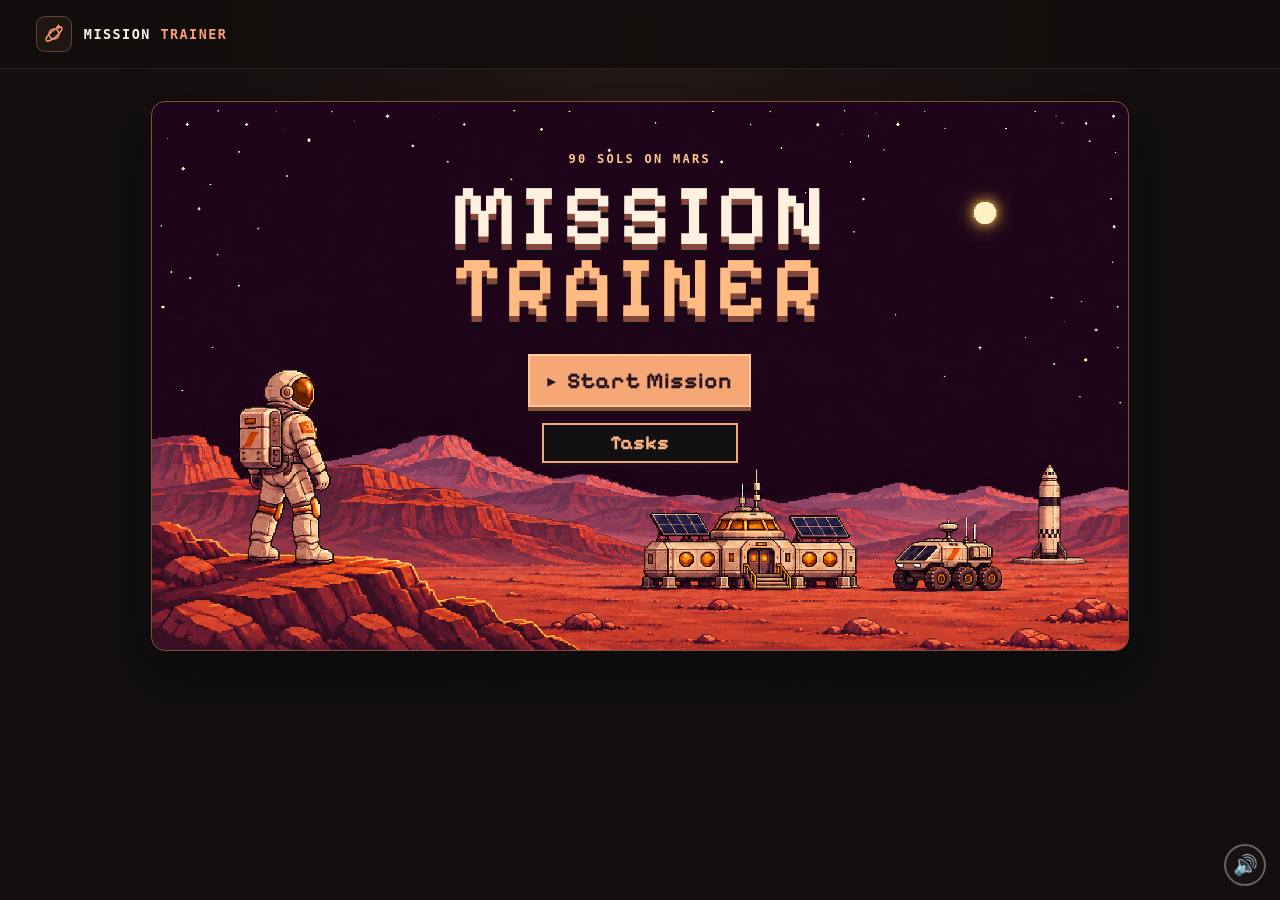
<file: index.html>
<!doctype html>
<html lang="en">
<head>
  <meta charset="utf-8">
  <meta name="viewport" content="width=device-width, initial-scale=1">
  <meta name="theme-color" content="#110d0c">
  <meta name="description" content="Walk the Mars outpost and explore the base, rocket, and rover.">
  <title>Mission Trainer | Mars Outpost</title>
  <link rel="stylesheet" href="styles.css">
  <link rel="stylesheet" href="rooms.css">
  <link rel="stylesheet" href="intro.css">
  <link rel="stylesheet" href="landing.css">
  <link rel="stylesheet" href="mission-pc.css">
  <link rel="stylesheet" href="cargo.css">
  <link rel="stylesheet" href="airlock.css">
  <link rel="stylesheet" href="rover-drive.css">
  <link rel="preload" href="airlock-door.png" as="image">
  <link rel="preload" href="airlock-chamber.png" as="image">
  <link rel="preload" href="airlock-steam.png" as="image">
  <script src="sfx.js" defer></script>
  <script src="interiors.js" defer></script>
  <script src="mission-pc.js" defer></script>
  <script src="cargo.js" defer></script>
  <script src="airlock-steam.js" defer></script>
  <script src="rover-drive.js" defer></script>
  <script src="app.js" defer></script>
  <script src="intro.js" defer></script>
</head>
<body>
  <header class="topbar">
    <div class="topbar-inner">
      <a class="brand" href="./index.html" aria-label="Mission Trainer home">
        <span class="brand-mark"><svg viewBox="0 0 24 24" aria-hidden="true"><circle cx="12" cy="12" r="5.5"/><ellipse cx="12" cy="12" rx="11" ry="3.4" transform="rotate(-40 12 12)"/><path d="M17 2v4m-2-2h4"/></svg></span>
        <span>MISSION <b>TRAINER</b></span>
      </a>
      <div class="mission-clock" id="outpost-clock" aria-label="Sol 1 of 90" hidden><span class="status-dot"></span><span>SOL <b>01</b> / 90</span></div>
    </div>
  </header>

  <main id="mission-launcher">
    <section id="launch-title-screen" class="launch-hero" aria-labelledby="launch-title">
      <div class="launch-copy">
        <p class="launch-eyebrow">90 SOLS ON MARS</p>
        <h1 id="launch-title">MISSION<br><span>TRAINER</span></h1>
        <div class="launch-actions">
          <a class="launch-start" id="launch-start" href="#chapters"><span aria-hidden="true">▶</span> Start Mission</a>
          <a class="launch-start launch-tasks-button" id="launch-tasks" href="#tasks">Tasks</a>
        </div>
      </div>
    </section>

    <section id="chapters" class="launch-chapters" aria-labelledby="chapters-title" hidden>
      <a class="launch-return" href="./index.html">← Title screen</a>
      <h2 id="chapters-title" tabindex="-1">Choose your chapter</h2>
      <ol class="launch-chapter-grid" id="launch-chapter-grid"></ol>
    </section>
    <section id="tasks" class="launch-chapters" aria-labelledby="tasks-title" hidden>
      <a class="launch-return" href="#title">← Title screen</a>
      <h2 id="tasks-title" tabindex="-1">Choose a task</h2>
      <ul class="launch-chapter-grid launch-task-grid">
        <li><a class="launch-chapter launch-task-card" href="tasks/water-filter-repair/index.html"><strong>Water Filter Repair</strong><span class="launch-card-arrow" aria-hidden="true">→</span></a></li>
        <li><a class="launch-chapter launch-task-card" href="tasks/oxygen-rescue/index.html"><strong>Oxygen Rescue</strong><span class="launch-card-arrow" aria-hidden="true">→</span></a></li>
        <li><a class="launch-chapter launch-task-card" href="tasks/solar-sweep/index.html"><strong>Solar Sweep</strong><span class="launch-card-arrow" aria-hidden="true">→</span></a></li>
        <li><a class="launch-chapter launch-task-card" href="tasks/rock-detectives/index.html"><strong>Rock Detectives</strong><span class="launch-card-arrow" aria-hidden="true">→</span></a></li>
        <li><a class="launch-chapter launch-task-card" href="tasks/rover-route/index.html"><strong>Choose a Rover Route</strong><span class="launch-card-arrow" aria-hidden="true">→</span></a></li>
      </ul>
    </section>
  </main>

  <main id="outpost-game" hidden>
    <section aria-labelledby="outpost-title">
      <div class="intro">
        <a class="launch-return" href="./index.html#chapters">← Chapters</a>
        <p class="eyebrow">MARS SURFACE</p>
        <h1 id="outpost-title">Mars Outpost</h1>
        <p class="subtitle" id="instructions">
          <span class="keyboard-help"><kbd>←</kbd> <kbd>→</kbd> Walk <span class="help-gap"></span><kbd>Shift</kbd> Sprint <span class="help-gap"></span><kbd>Space</kbd> Jump <span class="help-gap"></span><kbd>E</kbd> Interact <span class="help-gap"></span><kbd>Esc</kbd> Back</span>
          <span class="touch-help">Use the arrows to walk, Jump to hop, and the action button to interact.</span>
          <span id="base-help" hidden>Click equipment to interact. Press <kbd>Esc</kbd> to exit.</span>
          <span id="subroom-help" hidden>Click equipment to interact. Press <kbd>Esc</kbd> to return to the lobby.</span>
        </p>
      </div>

      <div class="scene-fit">
      <div class="scene" id="scene" tabindex="0" aria-label="Mars Outpost game" aria-describedby="instructions">
        <img id="terrain" class="terrain" src="mars-outpost-pixel.png" alt="The base, rocket, and rover on the Martian surface.">
        <img id="base-interior" src="base-lobby-equipment.png" alt="White habitat lobby with Mars-facing windows, a mission PC, two server racks, suit gear, and a repair station." hidden>
        <img class="vehicle-interior" id="rocket-interior" src="rocket-continuous-cutaway.png" alt="A rocket cutaway with a rounded nose and two decks connected by a ladder. The hull continues below the frame." hidden>
        <img class="vehicle-interior" id="rover-interior" src="rover-cutaway-empty-shelf.png" alt="A pressurized rover cutaway with rear storage, a driving station, and three visible treaded wheels mounted to the chassis." hidden>
        <div id="rocket-cargo" class="cargo-rocket" aria-hidden="true" hidden>
          <span class="cargo-crate"></span><span class="cargo-crate"></span><span class="cargo-crate"></span>
        </div>
        <span id="astronaut" aria-hidden="true"></span>
        <div id="base-hotspots" hidden>
          <img class="base-alarm-light" src="base-alarm-beacon.png" alt="" draggable="false">
          <button class="base-hotspot" data-base-target="systems" type="button"><span>System Room</span></button>
          <button class="base-hotspot" data-base-target="servers-left" type="button"><span>Servers</span></button>
          <button class="base-hotspot" data-base-target="pc" type="button" aria-controls="console" aria-expanded="false"><span>Mission PC</span></button>
          <button class="base-hotspot" data-base-target="servers-right" type="button"><span>Servers</span></button>
          <button class="base-hotspot" data-base-target="greenhouse" type="button"><span>Green House</span></button>
        </div>
        <section id="base-subroom" aria-label="Base room" hidden>
          <div class="subroom-art" aria-hidden="true"></div>
          <div class="subroom-controls">
            <button class="subroom-control" type="button" data-subroom-action="crops">Crops</button>
            <button class="subroom-control" type="button" data-subroom-action="water">Water</button>
            <button class="subroom-control" type="button" data-subroom-action="oxygen">Oxygen</button>
            <button class="subroom-control" type="button" data-subroom-action="energy">Energy</button>
            <button class="subroom-control" type="button" data-subroom-action="radiation">Radiation</button>
            <button class="subroom-control systems-pc" type="button" data-subroom-action="systems-pc" aria-controls="console" aria-expanded="false"><span>Systems PC</span></button>
          </div>
          <div class="warning-screen" data-warning-state="off" role="status"><span class="warning-caution">CAUTION</span><span class="warning-critical">WARNING</span></div>
          <button class="subroom-back" id="subroom-back" type="button">Back to lobby</button>
        </section>
        <div id="stations" aria-hidden="true" hidden>
          <span class="marker" data-station="base">Base</span>
          <span class="marker" data-station="rocket">Rocket</span>
          <span class="marker" data-station="rover">Rover</span>
        </div>
        <div id="base-cargo" hidden>
          <button type="button" class="cargo-box" aria-label="Server block 1" aria-pressed="false"><span class="cargo-crate"></span></button>
          <button type="button" class="cargo-box" aria-label="Server block 2" aria-pressed="false"><span class="cargo-crate"></span></button>
          <button type="button" class="cargo-box" aria-label="Server block 3" aria-pressed="false"><span class="cargo-crate"></span></button>
        </div>
        <div id="cargo-bubble" class="cargo-bubble" role="status" hidden></div>
        <div id="cargo-achievement" class="cargo-achievement" role="status" hidden>
          <span class="cargo-achievement-icon" aria-hidden="true"><span class="cargo-crate"></span></span>
          <div class="cargo-achievement-copy">
            <span class="cargo-achievement-kicker">Achievement Unlocked</span>
            <strong>Computer Set Up</strong>
            <p>Deliver the Server Blocks and Activate the Mission Computer</p>
          </div>
        </div>
        <div id="landing-achievement" class="cargo-achievement" role="status" hidden>
          <span class="cargo-achievement-icon" aria-hidden="true"><img src="landing-rocket.png" alt=""></span>
          <div class="cargo-achievement-copy">
            <span class="cargo-achievement-kicker">Achievement Unlocked</span>
            <strong>Perfect Landing</strong>
            <p>You have arrived at your home for 90 sols.</p>
          </div>
        </div>
        <section id="base-airlock" aria-label="Base airlock" hidden>
          <img class="airlock-lobby" src="base-lobby-equipment.png" alt="">
          <div class="airlock-chamber">
            <div class="airlock-wall" aria-hidden="true"></div>
            <div class="airlock-portal" aria-hidden="true">
              <div class="airlock-door airlock-door-left"></div>
              <div class="airlock-door airlock-door-right"></div>
            </div>
            <button type="button" class="airlock-lever" aria-label="Start air shower" aria-pressed="false">
              <span class="airlock-lever-plate" aria-hidden="true">
                <span class="airlock-handle"></span>
                <span class="airlock-indicator"></span>
              </span>
            </button>
          </div>
          <div class="airlock-mist" aria-hidden="true">
            <canvas class="airlock-steam"></canvas>
          </div>
          <div class="airlock-status" role="status"></div>
        </section>
        <div class="landing-sequence" id="landing-sequence" aria-hidden="true" hidden>
          <div class="landing-terrain">
            <img class="landing-backdrop" src="landing-outpost.png" alt="">
            <div class="landing-craft">
              <div class="landing-plume"><span class="landing-shock-diamonds"></span></div>
              <div class="landing-jet landing-jet-upper-right"></div>
              <div class="landing-jet landing-jet-lower-left"></div>
              <div class="landing-jet landing-jet-upper-left"></div>
              <div class="landing-jet landing-jet-lower-right"></div>
              <img src="landing-rocket.png" alt="">
            </div>
            <img class="landing-backdrop landing-settled" src="mars-outpost-pixel.png" alt="">
            <div class="landing-dust"></div>
          </div>
        </div>
        <div class="landing-objective" id="landing-objective" role="status" hidden></div>
        <div class="chapter-arrival-title" id="chapter-arrival-title" aria-hidden="true" hidden>
          <span class="chapter-arrival-sol"></span>
          <span class="chapter-arrival-name"></span>
        </div>
        <div class="chapter-arrival-announcement" id="chapter-arrival-announcement" role="status"></div>
        <div class="interaction" id="interaction" role="status"></div>
        <section class="console" id="base-panel" aria-labelledby="base-panel-title" hidden>
          <div class="console-heading">
            <div><h2 id="base-panel-title"></h2><p id="base-panel-text"></p></div>
            <button type="button" id="close-base-panel" aria-label="Close base panel">×</button>
          </div>
        </section>
        <div class="touch-controls">
          <div>
            <button type="button" data-move="-1" aria-label="Walk left">←</button>
            <button type="button" data-move="1" aria-label="Walk right">→</button>
          </div>
          <div>
            <button type="button" id="touch-jump">Jump</button>
            <button type="button" id="touch-action">Interact</button>
          </div>
        </div>
        <section id="rover-drive" class="rover-drive" tabindex="-1" aria-label="Rover driving" hidden>
          <canvas width="1440" height="600" aria-hidden="true"></canvas>
          <p class="rover-objective" role="status">Heading to research Station</p>
          <span class="marker research-station-marker" hidden>Research Station</span>
          <span class="marker rover-boarding-marker" aria-hidden="true" hidden>Rover</span>
          <div class="rover-controls" aria-label="Rover controls">
            <button type="button" data-drive-direction="-1"><kbd>S</kbd> <span>Reverse</span></button>
            <button type="button" data-drive-direction="1"><kbd>W</kbd> <span>Forward</span></button>
            <button type="button" class="rover-jump" hidden><kbd>Space</kbd> Jump</button>
            <button type="button" id="rover-site-action" hidden></button>
            <button type="button" class="park-rover">Exit drive</button>
          </div>
        </section>
        <div id="rover-fade" class="rover-fade" aria-hidden="true" hidden></div>
      </div>
      </div>
    </section>
  </main>
  <iframe id="research-task" class="research-task" title="Rock Detectives at the Research Station" hidden></iframe>
  <section class="mission-pc" id="console" role="dialog" aria-modal="true" aria-labelledby="console-title" hidden>
    <div class="mission-pc-shell">
      <header class="console-header">
        <div>
          <h2 id="console-title">Mission PC</h2>
          <p>Chapter 1 · A Place to Live</p>
        </div>
        <div class="head-tools">
          <div class="sol-chip">Sol <strong id="sol">01</strong></div>
          <button type="button" class="secondary" id="close-console" aria-label="Close Mission PC">Close</button>
        </div>
      </header>
      <div class="tiles" id="tiles" role="group" aria-label="Base readings"></div>
      <div class="workspace">
        <section class="detail" id="detail" aria-labelledby="detail-title">
          <div>
            <h3 id="detail-title"></h3>
            <p class="detail-copy" id="detail-copy"></p>
          </div>
          <div class="instrument" aria-hidden="true">
            <span class="instrument-label" id="instrument-label"></span>
            <strong id="instrument-value"></strong>
            <div class="meter" id="meter"></div>
          </div>
        </section>
      </div>
    </div>
  </section>
  <aside class="pc-coach" id="pc-coach" aria-label="Dr. Ian, mission coach" hidden>
    <div class="pc-coach-portrait"><img src="tasks/water-filter-repair/dr-ian.png" width="1312" height="1199" alt="Dr. Ian in his astronaut suit" draggable="false"></div>
    <div class="pc-coach-speech">
      <strong>Dr. Ian</strong>
      <p id="pc-coach-copy" aria-live="polite"></p>
    </div>
    <button type="button" class="pc-coach-close" id="pc-coach-close" aria-label="Close Dr. Ian's message">×</button>
  </aside>
</body>
</html>
</file>
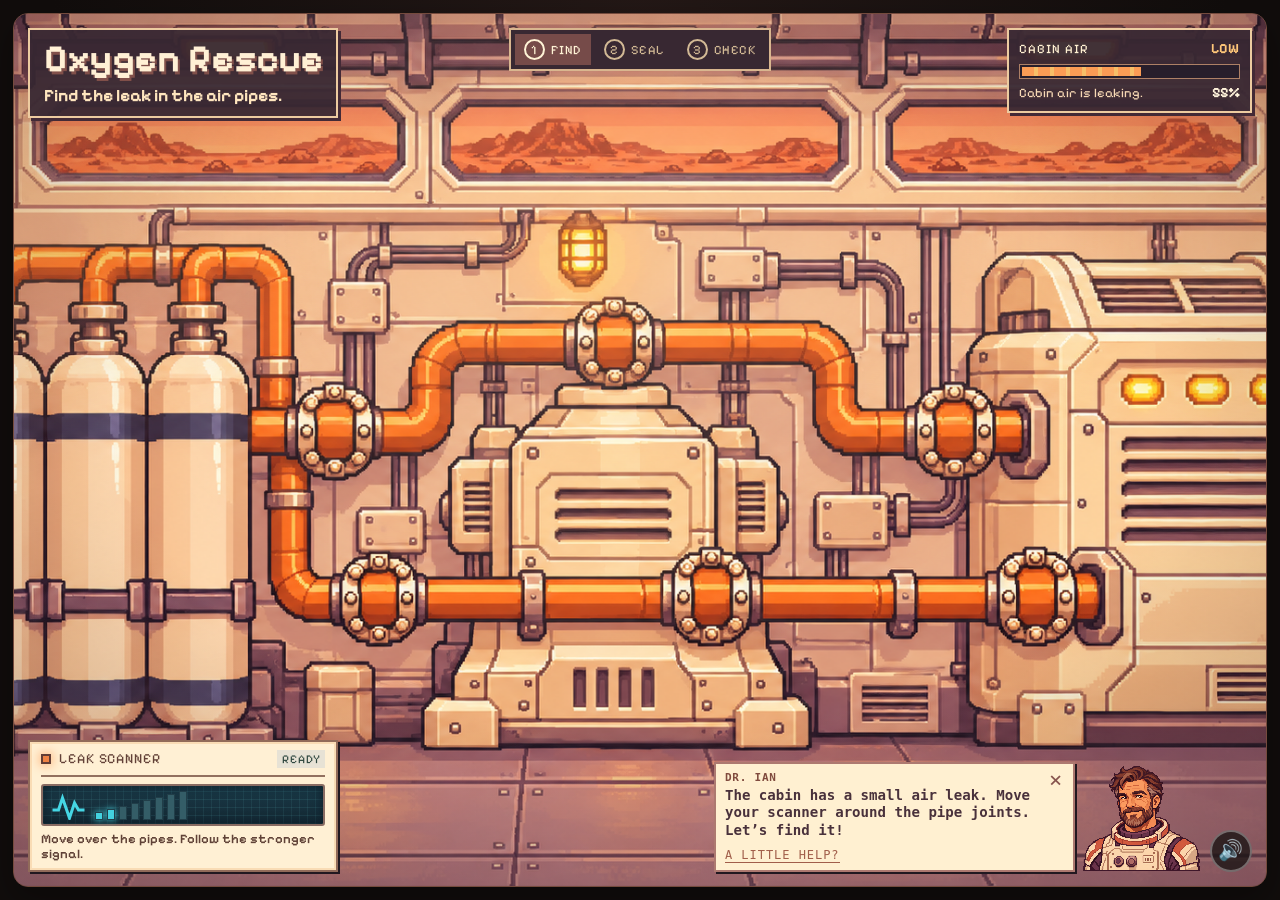
<file: tasks/oxygen-rescue/index.html>
<!doctype html>
<html lang="en"><head><meta charset="utf-8"><meta name="viewport" content="width=device-width,initial-scale=1,viewport-fit=cover"><meta name="theme-color" content="#392731"><meta name="description" content="Find a hidden air leak, place a repair patch, and bring the cabin air back. An independent Mars mini-game for ages 7–12."><title>Oxygen Rescue · Find the Leak</title><link rel="icon" href="./assets/favicon.svg"><link rel="preload" href="./assets/pixelify-sans.ttf" as="font" type="font/ttf" crossorigin><link rel="preload" href="./assets/oxygen-bay.png" as="image"><link rel="stylesheet" href="./styles.css"><link rel="stylesheet" href="../task-frame.css"><script defer src="../../sfx.js"></script><script defer src="./game.js"></script></head>
<body><a class="skip" href="#joints">Skip to the pipe joints</a>
<main id="game" class="game task-frame" data-phase="search" aria-label="Oxygen Rescue game">
 <div class="mission-hud">
 <header class="mission-heading task-title-panel">
  <h1>Oxygen Rescue</h1>
  <p id="instruction" class="task-description">Find the leak in the air pipes.</p>
  <p id="status" class="status" role="status" aria-live="polite"></p>
 </header>
 <nav class="steps" aria-label="Mission steps"><span id="step-find" class="step active" aria-current="step"><i>1</i> FIND</span><span id="step-seal" class="step"><i>2</i> SEAL</span><span id="step-test" class="step"><i>3</i> CHECK</span></nav>
 <section class="pressure task-instrument" aria-label="Cabin air">
  <div class="pressure-top"><span>CABIN AIR</span><strong id="pressure-label" class="task-readout">LOW</strong></div>
  <div id="pressure-meter" class="pressure-meter task-meter" role="progressbar" aria-label="Relative cabin air level" aria-describedby="pressure-note" aria-valuemin="0" aria-valuemax="100" aria-valuenow="58"><span id="pressure-fill"></span></div>
  <div class="pressure-footer">
   <p id="pressure-note">Cabin air is leaking.</p>
   <strong id="pressure-percentage" aria-hidden="true">58%</strong>
  </div>
 </section>
 </div>
 <div class="service-bay">
  <div id="stage" class="stage" aria-label="Mars habitat oxygen service bay"><img class="bay-art" src="./assets/oxygen-bay.png" alt="A cream-and-orange Mars service bay with oxygen tanks, pipework and six bolted joints" draggable="false"><div class="light" aria-hidden="true"></div><div id="joints" class="joints" tabindex="-1" aria-label="Six pipe joints. Move the scanner or use Tab and Enter to inspect each one."></div><div id="scan-cursor" class="scan-cursor" aria-hidden="true" hidden></div></div>
 </div>
 <div class="bay-controls">
 <div class="repair-controls">
 <aside id="scanner" class="scanner" aria-label="Leak scanner"><div class="scanner-title"><span class="scanner-dot"></span> LEAK SCANNER <span id="scanner-reading">READY</span></div><div class="scanner-screen"><svg class="scanner-glyph" viewBox="0 0 36 30" aria-hidden="true"><path d="M2 20h6l4-12 7 20 5-15 4 7h6" fill="none" stroke="currentColor" stroke-width="3"/></svg><div id="signal-bars" class="signal-bars" role="progressbar" aria-label="Leak signal strength" aria-valuemin="0" aria-valuemax="100" aria-valuenow="0"></div></div><p id="scanner-copy">Move over the pipes. A stronger signal means closer.</p></aside>
 <aside id="patch-kit" class="patch-kit" aria-label="Repair kit" hidden><p class="kit-label">REPAIR KIT</p><button id="take-patch" class="take-patch" aria-label="Pick up repair patch"><span class="patch-picture" aria-hidden="true"></span><span id="patch-button-label">PICK UP PATCH</span></button><p id="patch-instruction">Drag to the leak, or tap patch then leak.</p></aside>
 <button id="test-repair" class="primary" hidden>TEST THE REPAIR <span aria-hidden="true">→</span></button>
 </div>
 <aside id="coach" class="coach speaking" aria-label="Dr. Ian, mission coach">
  <div id="coach-speech" class="speech"><h2>Dr. Ian</h2><button id="close-speech" class="close-speech" aria-label="Close coach message">×</button><p id="coach-copy" aria-live="polite">The cabin has a small air leak. Move your scanner around the pipe joints. Let’s find it!</p><button id="hint" class="hint">A LITTLE HELP?</button></div>
  <button id="coach-toggle" class="coach-toggle" aria-label="Open or close Dr. Ian’s message" aria-controls="coach-speech" aria-expanded="true"><img src="../water-filter-repair/dr-ian.png" width="1312" height="1190" alt="Dr. Ian in his astronaut suit" draggable="false"></button>
 </aside>
 </div>
 <div id="drag-patch" class="drag-patch" aria-hidden="true" hidden><span class="patch-picture"></span></div>
 <section id="success" class="task-completion" aria-labelledby="success-title" hidden>
  <div id="effects" class="completion-effects" aria-hidden="true"></div>
  <p class="completion-kicker">MISSION COMPLETE</p><div class="completion-medal" aria-hidden="true">✦</div>
  <h2 id="success-title">A breath of fresh air!</h2><p class="completion-copy">The leak is sealed. Your crew is ready for the next adventure.</p>
  <a id="return-tasks" class="completion-link" href="../../index.html#tasks">← Back to Tasks</a>
 </section>

<div class="sr-only" id="announcer" aria-live="polite"></div>
</main>
</body></html>
</file>
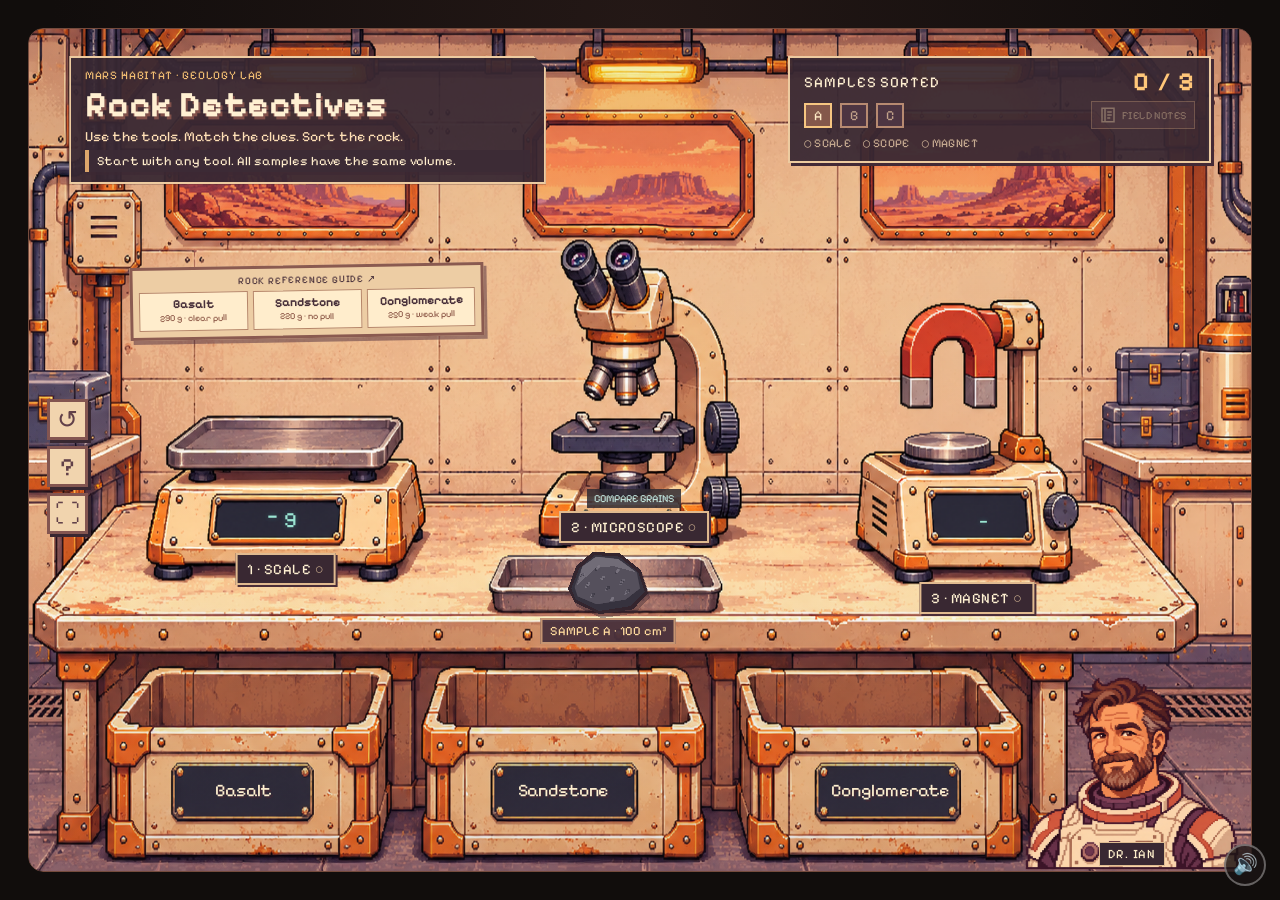
<file: tasks/rock-detectives/index.html>
<!doctype html><html lang="en"><head><meta charset="utf-8"><meta name="viewport" content="width=device-width,initial-scale=1,viewport-fit=cover"><meta name="theme-color" content="#432b37"><meta name="description" content="Use a scale, microscope and magnet tester to investigate Mars training samples, then sort basalt, sandstone and conglomerate."><title>Rock Detectives · Mars Sample Lab</title><link rel="icon" href="./assets/favicon.svg"><link rel="preload" href="./assets/pixelify-sans.ttf" as="font" type="font/ttf" crossorigin><link rel="preload" href="./assets/sample-lab.png" as="image"><link rel="stylesheet" href="./styles.css"><link rel="stylesheet" href="../task-frame.css"><script defer src="../../sfx.js"></script><script defer src="./game.js"></script></head><body>
<main id="game" class="game task-frame" aria-label="Rock Detectives game">
<div id="lab" class="lab">
<div class="lab-header">
<header class="mission task-title-panel"><p class="eyebrow">MARS HABITAT · GEOLOGY LAB</p><h1>Rock Detectives</h1><p id="instruction">Use the tools. Match the clues. Sort the rock.</p><p id="status" class="status" role="status" aria-live="polite">Start with any tool. All samples have the same volume.</p></header>
<section class="progress task-instrument" aria-label="Sample collection"><div class="progress-top"><span>SAMPLES SORTED</span><strong id="score" class="task-readout">0 / 3</strong></div><div class="collection-actions"><div id="sample-dots" class="sample-dots" aria-hidden="true"><i>A</i><i>B</i><i>C</i></div><button id="open-notes" aria-label="Open your collected rock field notes" title="My field notes" disabled><svg viewBox="0 0 24 24" aria-hidden="true"><path d="M4 3h16v18H4zM8 3v18M11 8h6M11 12h6M11 16h4" fill="none" stroke="currentColor" stroke-width="2"/></svg><span>FIELD NOTES</span></button></div><div class="clue-steps" aria-label="Tools used for this sample"><span id="clue-scale">○ SCALE</span><span id="clue-scope">○ SCOPE</span><span id="clue-magnet">○ MAGNET</span></div></section>
<nav class="controls" aria-label="Game controls"><button id="restart" class="control" aria-label="Restart sample sorting" title="Restart">↺</button><button id="help" class="control" aria-label="How to investigate rocks" title="How to play">?</button><button id="fullscreen" class="control" aria-label="Full screen" title="Full screen">⛶</button></nav>
<button id="reference-board" class="reference-board" aria-label="Open the labelled rock reference guide"><span class="board-title">ROCK REFERENCE GUIDE ↗</span><span id="wall-references" class="wall-references"></span></button>
</div>
<div class="lab-equipment">
<img class="room-art" src="./assets/sample-lab.png" alt="A cream and copper Mars laboratory with a scale, microscope, magnet tester and three collection crates" draggable="false"><div class="shade" aria-hidden="true"></div><div id="bin-fills" aria-hidden="true"><img id="fill-basalt" class="bin-fill fill-basalt" src="./assets/lab-bins-filled.png" alt="" draggable="false"><img id="fill-sandstone" class="bin-fill fill-sandstone" src="./assets/lab-bins-filled.png" alt="" draggable="false"><img id="fill-conglomerate" class="bin-fill fill-conglomerate" src="./assets/lab-bins-filled.png" alt="" draggable="false"></div>
<div id="tools" aria-label="Sample investigation tools">
<button class="tool-zone scale-zone" id="use-scale" data-tool="scale" aria-label="Weigh sample on the scale"><span class="target-outline"></span><span class="tool-slot" id="slot-scale" aria-hidden="true"></span><span id="scale-reading" class="readout scale-readout">— g</span><span class="machine-label">1 · SCALE <i id="done-scale">○</i></span><span class="mobile-hint">WEIGH SAMPLE</span></button>
<button class="tool-zone scope-zone" id="use-scope" data-tool="scope" aria-label="Examine sample with the microscope"><span class="target-outline"></span><span class="tool-slot" id="slot-scope" aria-hidden="true"></span><span id="scope-reading" class="scope-readout">COMPARE GRAINS</span><span class="machine-label">2 · MICROSCOPE <i id="done-scope">○</i></span><span class="mobile-hint">LOOK CLOSER</span></button>
<button class="tool-zone magnet-zone" id="use-magnet" data-tool="magnet" aria-label="Test sample with the magnet"><span class="target-outline"></span><span class="tool-slot" id="slot-magnet" aria-hidden="true"></span><span id="magnet-reading" class="readout magnet-readout">—</span><span class="machine-label">3 · MAGNET <i id="done-magnet">○</i></span><span class="mobile-hint">TEST RESPONSE</span></button></div>
<div id="sample-area" class="sample-area"><span id="sample-label" class="sample-label">SAMPLE A · 100 cm³</span><button id="sample" class="sample" aria-label="Pick up unknown sample A"></button><button id="next" class="primary" hidden>NEXT SAMPLE →</button></div>
<div id="bins" class="bins" aria-label="Rock collection bins"><button id="bin-basalt" class="bin bin-basalt" data-bin="basalt" aria-label="Store sample in Basalt bin"><span class="bin-outline"></span><span class="bin-name">Basalt</span><span class="bin-state" id="bin-state-basalt"></span><span class="stored-rock" id="stored-basalt" aria-hidden="true"></span></button><button id="bin-sandstone" class="bin bin-sandstone" data-bin="sandstone" aria-label="Store sample in Sandstone bin"><span class="bin-outline"></span><span class="bin-name">Sandstone</span><span class="bin-state" id="bin-state-sandstone"></span><span class="stored-rock" id="stored-sandstone" aria-hidden="true"></span></button><button id="bin-conglomerate" class="bin bin-conglomerate" data-bin="conglomerate" aria-label="Store sample in Conglomerate bin"><span class="bin-outline"></span><span class="bin-name">Conglomerate</span><span class="bin-state" id="bin-state-conglomerate"></span><span class="stored-rock" id="stored-conglomerate" aria-hidden="true"></span></button></div>

</div>
<section id="win" role="dialog" aria-modal="true" aria-labelledby="win-title" hidden><p class="win-kicker">MISSION COMPLETE</p><div class="medal" aria-hidden="true">✦</div><h2 id="win-title">Samples sorted!</h2><p>You weighed, examined and tested all three rocks.<br>Your field notes are complete!</p><div class="win-actions"><button id="review-notes" class="secondary">READ MY FIELD NOTES</button><a class="task-return" href="../../index.html#tasks">← Back to Tasks</a></div></section>
<div id="flying-rock" aria-hidden="true" hidden></div><div id="celebration" aria-hidden="true"></div>
<aside class="coach">
  <img src="./assets/coach-bust.png" alt="" draggable="false">
  <span>DR. IAN</span>
</aside>
</div>
</main>
<dialog id="scope-dialog" aria-labelledby="scope-title"><button id="close-scope" class="close-dialog" aria-label="Close microscope view">×</button><p class="eyebrow" id="scope-eyebrow">MICROSCOPE · TEXTURE COMPARISON</p><h2 id="scope-title">Which reference matches your sample?</h2><div class="scope-layout"><div id="unknown-view" class="unknown-view"><div class="eyepiece"><div id="unknown-texture" class="texture"></div><div class="crosshair" aria-hidden="true"></div></div><p id="unknown-label">YOUR SAMPLE · NAME UNKNOWN</p><p id="observation">Look at the size and shape of the grains.</p></div><div id="scope-references" class="scope-references"></div></div><p class="reference-note">Readings describe these three equal-volume training specimens. Real rocks vary. Texture views are illustrations.</p><button id="scope-done" class="primary">RECORD OBSERVATION →</button></dialog>
<dialog id="manual" aria-labelledby="manual-title"><button id="close-manual" class="close-dialog" aria-label="Close instructions">×</button><p class="eyebrow">YOUR FIELD NOTES</p><h2 id="manual-title">Investigate, then sort</h2><ol><li><b>Scale:</b> All samples are 100 cm³. Weigh the rock and compare its mass with the guide.</li><li><b>Microscope:</b> Compare the unknown close-up with the three labelled texture views.</li><li><b>Magnet:</b> Check whether this specimen has a clear, weak or no detectable response.</li><li><b>Sort:</b> After collecting all three clues, choose the matching bin.</li></ol><p>Drag the sample onto a tool or bin, or simply tap the tool or bin. Tab and Enter work too. Wrong choices are safe to retry. There is no timer.</p><p class="reference-note">The masses and magnetic responses are selected game examples, not universal rules for basalt, sandstone or conglomerate.</p><button id="ready" class="primary">READY TO INVESTIGATE →</button></dialog>
<dialog id="notes-dialog" aria-labelledby="notes-title" aria-describedby="notes-intro"><button id="close-notes" class="close-dialog" aria-label="Close field notes">×</button><header class="notes-header"><div><p class="eyebrow">ROCK DETECTIVES · FIELD NOTES</p><h2 id="notes-title">My rock collection</h2></div><span id="notes-progress" class="notes-stamp">0 / 3 RECORDED</span></header><p id="notes-intro">Each rock tells a story about Mars. Collect all three to complete your sheet.</p><div id="notes-entries" class="notes-entries"></div><footer class="notes-footer"><p>Mass and magnet readings describe our selected training samples. Real rocks vary.</p><button id="notes-continue" class="primary">NEXT SAMPLE →</button></footer></dialog>
</body></html>
</file>
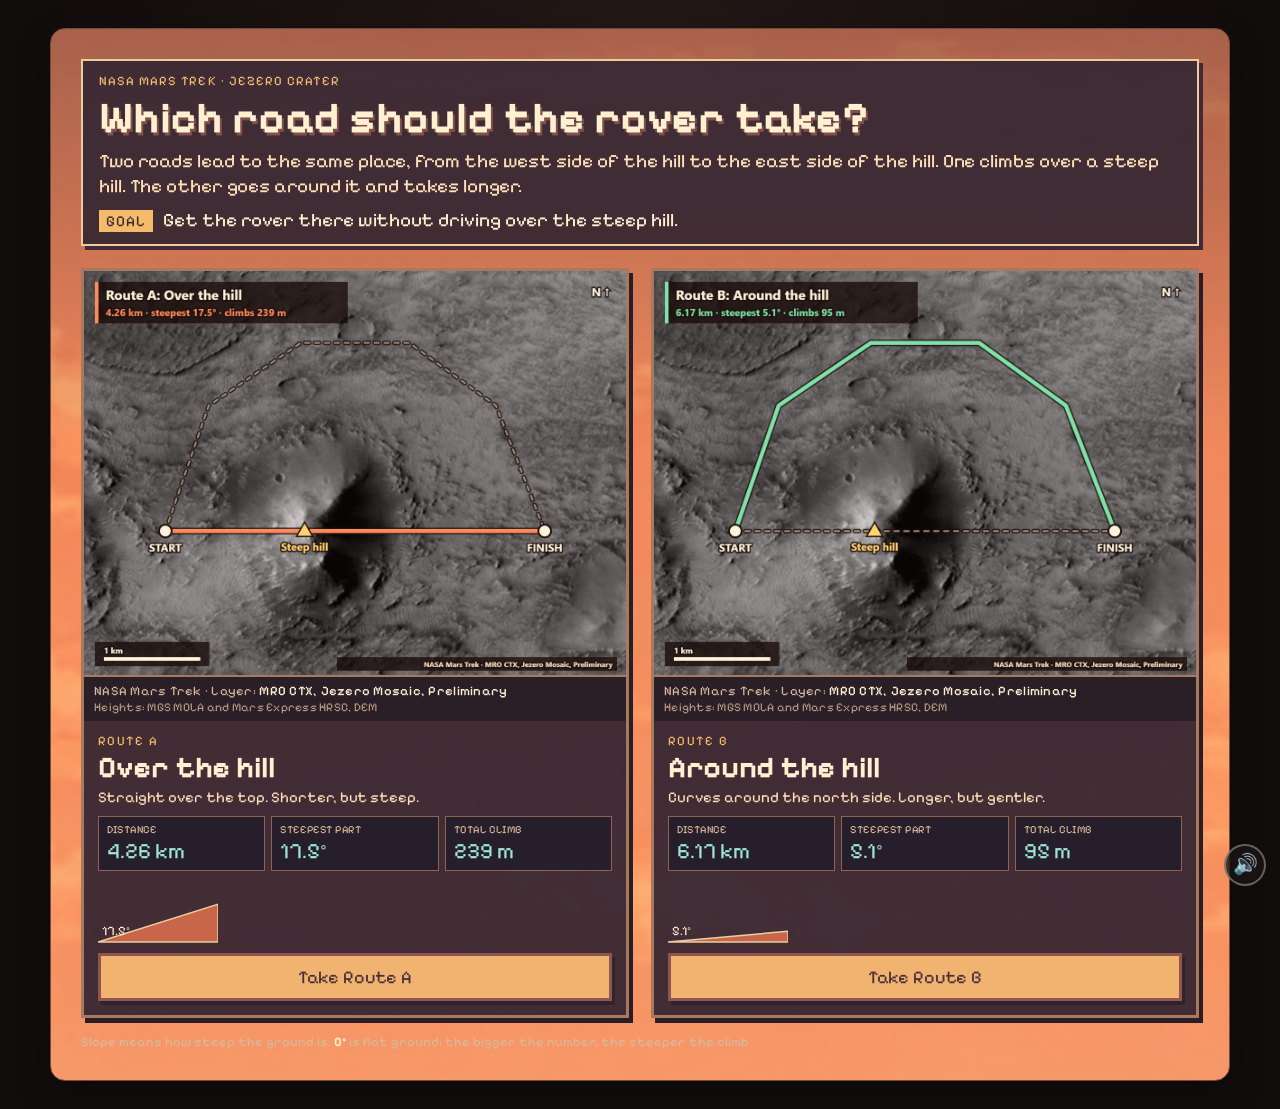
<file: tasks/rover-route/index.html>
<!doctype html>
<html lang="en">
<head>
  <meta charset="utf-8">
  <meta name="viewport" content="width=device-width,initial-scale=1,viewport-fit=cover">
  <meta name="theme-color" content="#392731">
  <meta name="description" content="Compare two real Mars Trek rover paths near Jezero Crater and choose the one that avoids the steep hill.">
  <title>Choose a Rover Route · Jezero Crater</title>
  <link rel="stylesheet" href="./styles.css">
  <script defer src="../../sfx.js"></script>
  <script defer src="./routes.js"></script>
  <script defer src="./game.js"></script>
</head>
<body>
  <main class="route-task task-frame" aria-labelledby="route-title">
    <header class="route-header">
      <p class="eyebrow">NASA MARS TREK · <span id="place">JEZERO CRATER</span></p>
      <h1 id="route-title">Which road should the rover take?</h1>
      <p class="route-intro">Two roads lead to the same place<span id="endpoints"></span>. One climbs over a steep hill. The other goes around it and takes longer.</p>
      <p class="route-goal"><span class="goal-tag">GOAL</span> Get the rover there without driving over the steep hill.</p>
    </header>

    <p class="data-warning" id="data-warning" role="note" hidden>
      Mars Trek measurements are missing. Add them in <code>tasks/rover-route/routes.js</code> before the pitch.
    </p>

    <section class="route-cards" id="route-cards" aria-label="Route options"></section>

    <section class="route-feedback" id="feedback" aria-live="polite" hidden>
      <p class="feedback-kicker" id="feedback-kicker"></p>
      <h2 id="feedback-title"></h2>
      <ul class="feedback-costs" id="feedback-costs"></ul>
      <div class="feedback-actions">
        <button type="button" class="secondary" id="try-other">Try the other route</button>
        <button type="button" class="primary" id="continue-drive" hidden>Continue driving →</button>
        <a class="task-return" id="return-tasks" href="../../index.html#tasks">← Back to tasks</a>
      </div>
    </section>

    <p class="slope-help">Slope means how steep the ground is. <b>0°</b> is flat ground; the bigger the number, the steeper the climb.</p>
  </main>
</body>
</html>
</file>
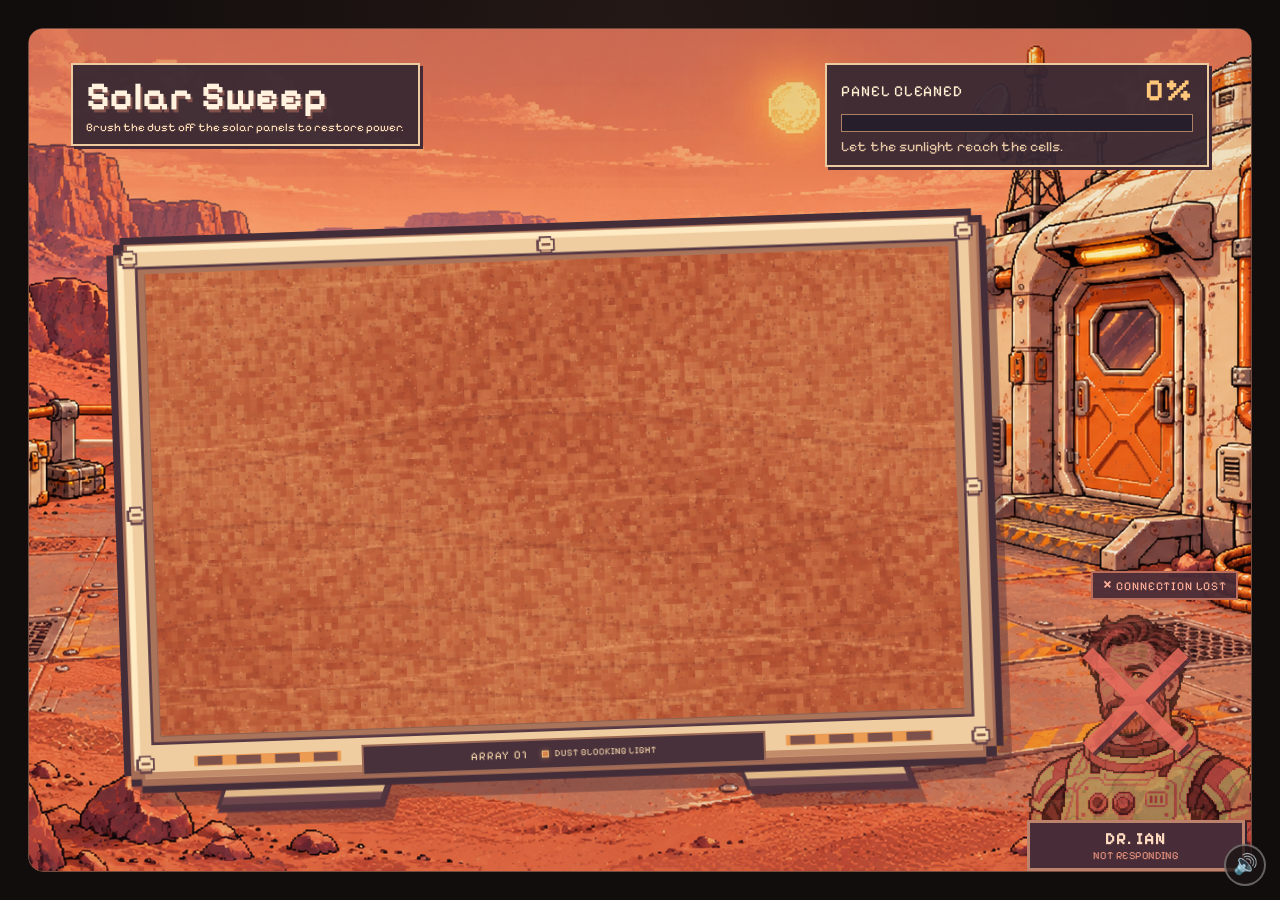
<file: tasks/solar-sweep/index.html>
<!doctype html>
<html lang="en"><head><meta charset="utf-8"><meta name="viewport" content="width=device-width,initial-scale=1,viewport-fit=cover"><meta name="theme-color" content="#49303a"><meta name="description" content="Brush red Martian dust from a solar panel and bring the habitat's power back. A standalone mini-game with Dr. Ian offline."><title>Solar Sweep · Clear the Dust</title><link rel="icon" href="./assets/favicon.svg"><link rel="preload" href="./assets/pixelify-sans.ttf" as="font" type="font/ttf" crossorigin><link rel="preload" href="./assets/mars-yard.png" as="image"><link rel="stylesheet" href="./styles.css"><link rel="stylesheet" href="../task-frame.css"><script defer src="../../sfx.js"></script><script defer src="./game.js"></script></head>
<body>
<main id="game" class="game task-frame" aria-label="Solar Sweep game">
 <img class="yard" src="./assets/mars-yard.png" alt="A warm orange Mars landscape outside a cream habitat, with a radio mast and a maintenance yard" draggable="false"><div class="scene-shade" aria-hidden="true"></div>
 <header class="mission task-title-panel"><h1 id="title">Solar Sweep</h1><p class="task-description">Brush the dust off the solar panels to restore power.</p></header>
 <section class="progress-hud task-instrument" aria-label="Panel cleaning progress"><div class="progress-heading"><span>PANEL CLEANED</span><strong id="percent" class="task-readout">0%</strong></div><div id="clean-meter" class="progress-track task-meter" role="progressbar" aria-label="Solar panel cleaned" aria-valuemin="0" aria-valuemax="100" aria-valuenow="0"><span id="progress-fill"></span></div><p id="progress-note">Let the sunlight reach the cells.</p></section>
 <section id="panel" class="panel-assembly" aria-label="Dusty solar panel">
  <div class="panel-foot foot-left" aria-hidden="true"></div><div class="panel-foot foot-right" aria-hidden="true"></div>
  <svg id="housing" class="housing" viewBox="0 0 1000 640" preserveAspectRatio="none" aria-hidden="true"><path fill="#422d39" d="M16 0H984V8H996V20H1000V620H992V632H980V640H20V632H8V620H0V20H8V8H16Z"/><path fill="#a56c56" d="M20 8H980V16H992V620H980V632H20V624H8V20H20Z"/><path fill="#f0cda0" d="M24 10H976V20H988V610H976V624H24V614H12V24H24Z"/><path fill="#ffebc3" d="M24 10H976V17H30V27H19V608H12V24H24Z"/><path fill="#c28b69" d="M980 20H988V610H976V624H24V616H966V603H980Z"/><path fill="#553843" d="M32 34H968V585H32Z"/><path fill="#aa745b" d="M35 37H965V582H35Z"/><path fill="#362b39" d="M43 43H957V575H43Z"/><path fill="#eb9b52" d="M80 599H247V611H80Z M753 599H920V611H753Z"/><path fill="#7d514b" d="M84 600H112V610H84Z M128 600H156V610H128Z M172 600H200V610H172Z M216 600H243V610H216Z M758 600H786V610H758Z M802 600H830V610H802Z M846 600H874V610H846Z M890 600H918V610H890Z"/><g id="frame-bolts"></g></svg>
  <div id="surface" class="surface" tabindex="0" aria-label="Brush the dusty solar cells. Move the mouse to clean, drag with a finger, or use the arrow keys."><canvas id="cells" aria-hidden="true"></canvas><canvas id="dust" aria-hidden="true"></canvas><div class="sun-sheen" aria-hidden="true"></div></div>
  <div class="array-plate"><span class="array-id">ARRAY 01</span><span class="power-status"><i id="power-lamp"></i><span id="power-copy">DUST BLOCKING LIGHT</span></span></div>
 </section>
 <section id="win-screen" role="dialog" aria-modal="true" aria-labelledby="win-title" hidden><p class="win-kicker">MISSION COMPLETE</p><div class="win-medal" aria-hidden="true">✦</div><h2 id="win-title">Powers restored</h2><p class="win-copy">The panel is clear. The habitat has power, and Dr. Ian is back online!</p><a id="return-tasks" class="task-return" href="../../index.html#tasks">← Back to Tasks</a></section>
 <aside id="coach" class="offline-coach" aria-label="Dr. Ian is not responding. Communications are offline."><div class="lost-link"><span id="link-mark" class="lost-mark" aria-hidden="true">×</span> <span id="link-copy">Connection lost</span></div><div class="portrait"><img id="coach-image" src="./assets/coach-bust.png" alt="Dr. Ian's astronaut portrait tinted red" draggable="false"><svg class="offline-x" viewBox="0 0 100 100" aria-hidden="true"><path d="M20 13L13 20 43 50 13 80 20 87 50 57 80 87 87 80 57 50 87 20 80 13 50 43Z"/></svg></div><div class="coach-name"><strong>DR. IAN</strong><span id="coach-status">NOT RESPONDING</span></div></aside>
 <canvas id="dust-puffs" aria-hidden="true"></canvas><div id="brush" class="brush" aria-hidden="true" hidden><img src="./assets/cleaning-brush.svg" alt="" draggable="false"></div>
 <p id="announcer" class="sr-only" aria-live="polite"></p>
</main>
</body></html>
</file>
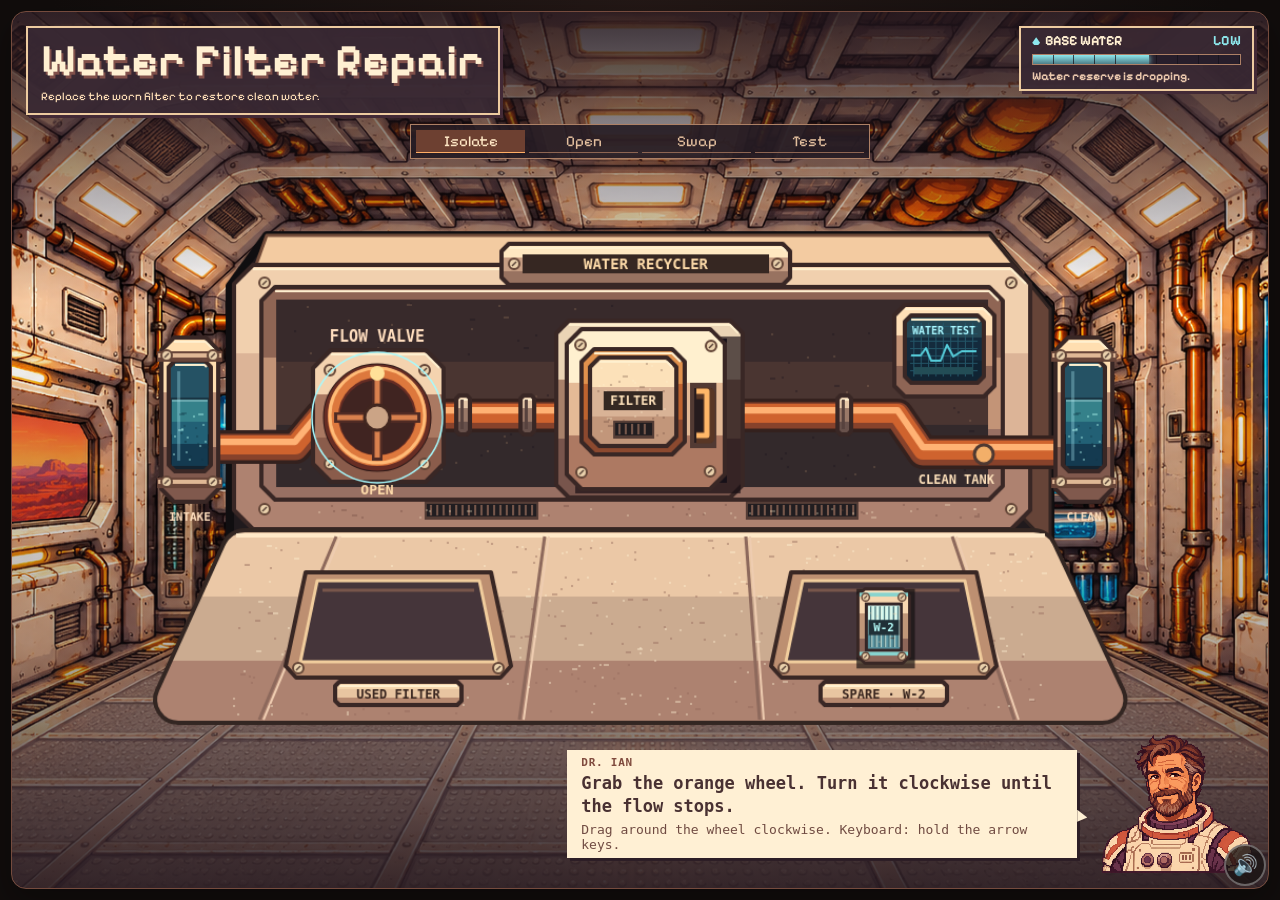
<file: tasks/water-filter-repair/index.html>
<!doctype html>
<html lang="en">
<head>
  <meta charset="utf-8">
  <meta name="viewport" content="width=device-width, initial-scale=1">
  <title>Water Filter Repair | Mission Trainer</title>
  <link rel="stylesheet" href="../task-frame.css">
  <link rel="stylesheet" href="station.css">
  <script src="../../sfx.js" defer></script>
  <script src="game.js" defer></script>
</head>
<body>
<main class="bay task-frame">
  <header class="header">
    <div class="task-title-panel">
      <h1>Water Filter Repair</h1>
      <p class="task-description">Replace the worn filter to restore clean water.</p>
    </div>
    <section class="water-reserve task-instrument" aria-label="Base water reserve">
      <div class="water-readout">
        <span class="water-title">BASE WATER</span><strong id="water-label" class="task-readout">LOW</strong>
      </div>
      <div id="water-meter" class="water-meter task-meter" role="progressbar" aria-label="Water reserve" aria-valuemin="0" aria-valuemax="100" aria-valuenow="58"><span id="water-fill"></span></div>
      <p id="water-note" role="status">Water reserve is dropping.</p>
    </section>
  </header>
  <ol class="steps" aria-label="Repair progress"><li>Isolate</li><li>Open</li><li>Swap</li><li>Test</li></ol>
  <div class="viewport">
    <canvas id="workbench" width="960" height="530" tabindex="0" aria-label="Water recycler repair bench" aria-describedby="line input-hint">This game requires a browser with Canvas support.</canvas>
  </div>
  <aside class="coach" aria-labelledby="coach-name">
    <div id="coach-speech" class="coach-speech">
      <h2 id="coach-name">Dr. Ian</h2>
      <p id="line" role="status"></p>
      <small id="input-hint"></small>
    </div>
    <img src="dr-ian.png" width="1312" height="1190" alt="">
  </aside>
  <section id="repair-complete" class="task-completion" role="dialog" aria-modal="true" aria-labelledby="complete-title" aria-describedby="complete-copy" hidden>
    <div class="completion-effects" aria-hidden="true"></div>
    <p class="completion-kicker">MISSION COMPLETE</p>
    <div class="completion-medal" aria-hidden="true">✦</div>
    <h2 id="complete-title">Clean water restored!</h2>
    <p id="complete-copy" class="completion-copy">The new filter is working. The crew has clean water again!</p>
    <a id="continue-tasks" class="completion-link completion-continue" href="../../index.html#tasks" aria-label="Continue to Tasks">Continue <span aria-hidden="true">→</span></a>
  </section>
</main>
</body>
</html>
</file>
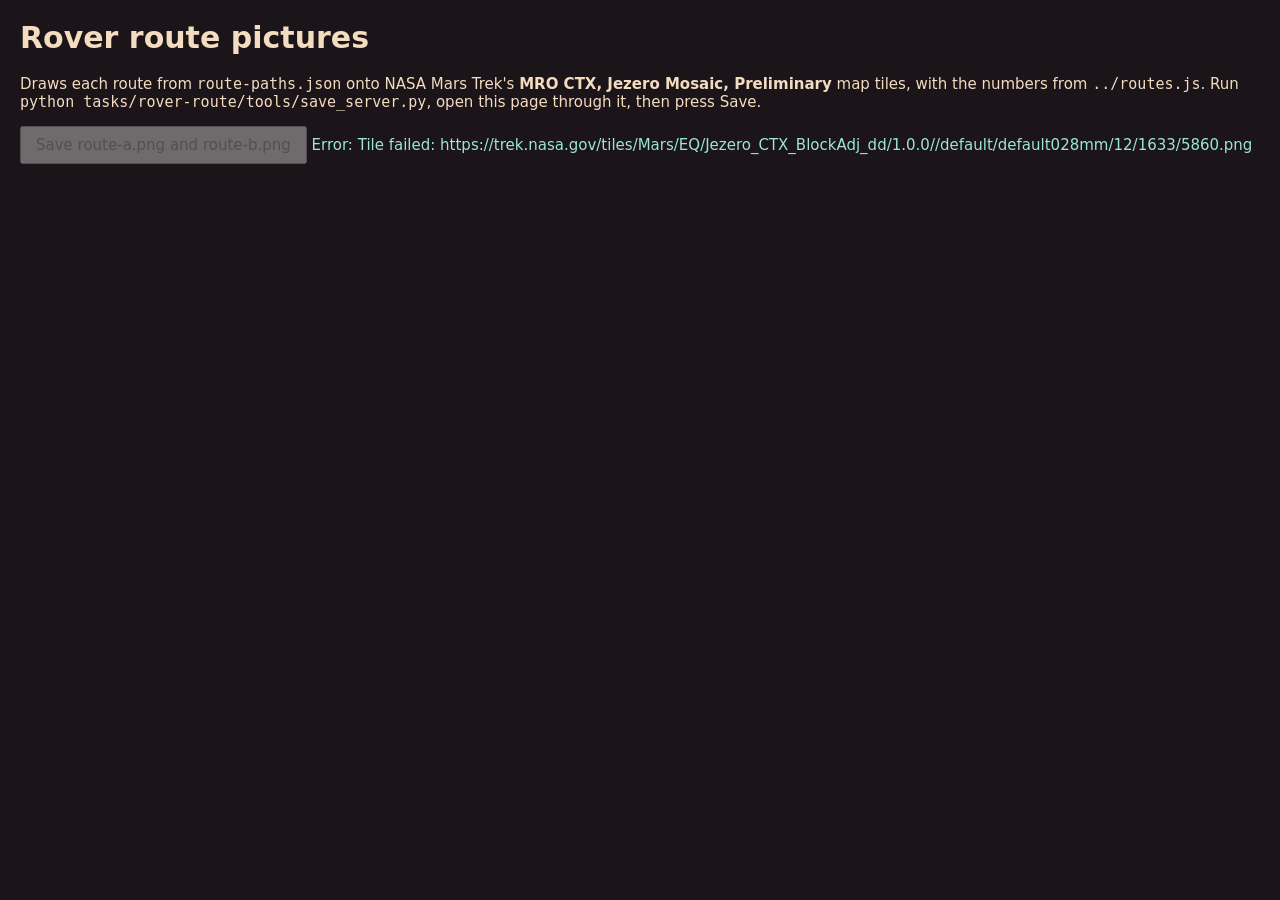
<file: tasks/rover-route/tools/make-pictures.html>
<!doctype html>
<html lang="en">
<head>
  <meta charset="utf-8">
  <title>Rover route pictures (dev tool)</title>
  <style>
    body { margin: 20px; background: #1b1418; color: #f3dcc0; font: 15px system-ui, sans-serif; }
    canvas { display: block; max-width: 100%; margin: 10px 0 24px; border: 1px solid #7a5548; }
    button { font: inherit; padding: 8px 14px; }
    #status { color: #9ce6d3; }
  </style>
  <script src="../routes.js"></script>
</head>
<body>
  <h1>Rover route pictures</h1>
  <p>Draws each route from <code>route-paths.json</code> onto NASA Mars Trek's
    <b>MRO CTX, Jezero Mosaic, Preliminary</b> map tiles, with the numbers from <code>../routes.js</code>.
    Run <code>python tasks/rover-route/tools/save_server.py</code>, open this page through it, then press Save.</p>
  <button id="save" type="button" disabled>Save route-a.png and route-b.png</button>
  <span id="status">Loading Mars Trek tiles…</span>
  <div id="out"></div>
  <script>
    // Mars Trek WMTS layer (equirectangular, 256 px tiles, level 12 = about 10 m per pixel).
    const TILE_URL = 'https://trek.nasa.gov/tiles/Mars/EQ/Jezero_CTX_BlockAdj_dd/1.0.0//default/default028mm';
    const LAYER = 'MRO CTX, Jezero Mosaic, Preliminary';
    const LEVEL = 12;
    const DEG_PER_TILE = 180 / 2 ** LEVEL;
    const W = 1200, H = 900;
    const COLORS = { a: '#ff8a5c', b: '#7fe0a8' };
    const MARS_M_PER_DEG = 2 * Math.PI * 3390000 / 360;

    const loadImage = src => new Promise((resolve, reject) => {
      const img = new Image();
      img.crossOrigin = 'anonymous';
      img.onload = () => resolve(img);
      img.onerror = () => reject(new Error('Tile failed: ' + src));
      img.src = src;
    });

    async function baseMap(view) {
      // Stitch the Mars Trek tiles that cover the view, then crop to it.
      const col0 = Math.floor((view.west + 180) / DEG_PER_TILE), col1 = Math.floor((view.east + 180) / DEG_PER_TILE);
      const row0 = Math.floor((90 - view.north) / DEG_PER_TILE), row1 = Math.floor((90 - view.south) / DEG_PER_TILE);
      const mosaic = document.createElement('canvas');
      mosaic.width = (col1 - col0 + 1) * 256;
      mosaic.height = (row1 - row0 + 1) * 256;
      const m = mosaic.getContext('2d');
      const jobs = [];
      for (let row = row0; row <= row1; row++) for (let col = col0; col <= col1; col++) {
        jobs.push(loadImage(`${TILE_URL}/${LEVEL}/${row}/${col}.png`).then(img => m.drawImage(img, (col - col0) * 256, (row - row0) * 256)));
      }
      await Promise.all(jobs);
      const pxPerDeg = 256 / DEG_PER_TILE;
      return {
        image: mosaic,
        sx: ((view.west + 180) / DEG_PER_TILE - col0) * 256,
        sy: ((90 - view.north) / DEG_PER_TILE - row0) * 256,
        sw: (view.east - view.west) * pxPerDeg,
        sh: (view.north - view.south) * pxPerDeg
      };
    }

    function draw(base, paths, route) {
      const { view } = paths;
      const canvas = document.createElement('canvas');
      canvas.width = W; canvas.height = H;
      const c = canvas.getContext('2d');
      const px = ([lon, lat]) => [(lon - view.west) / (view.east - view.west) * W, (view.north - lat) / (view.north - view.south) * H];
      c.imageSmoothingQuality = 'high';
      c.drawImage(base.image, base.sx, base.sy, base.sw, base.sh, 0, 0, W, H);
      c.fillStyle = '#2a140f33';
      c.fillRect(0, 0, W, H);

      const line = (points, color, width, dash = []) => {
        c.save();
        c.setLineDash(dash);
        c.lineJoin = c.lineCap = 'round';
        c.beginPath();
        points.map(px).forEach(([x, y], i) => (i ? c.lineTo(x, y) : c.moveTo(x, y)));
        c.strokeStyle = '#1b0e0bcc'; c.lineWidth = width + 6; c.stroke();
        c.strokeStyle = color; c.lineWidth = width; c.stroke();
        c.restore();
      };
      const label = (text, x, y, color = '#fff3dc', size = 26, align = 'left') => {
        c.font = `700 ${size}px system-ui, sans-serif`;
        c.textAlign = align;
        c.lineWidth = 6; c.strokeStyle = '#1b0e0bdd'; c.strokeText(text, x, y);
        c.fillStyle = color; c.fillText(text, x, y);
      };

      // The other route faintly for context, then this route bold.
      const other = route.id === 'a' ? 'b' : 'a';
      line(paths.routes[other], '#fff3dc88', 4, [10, 12]);
      line(paths.routes[route.id], COLORS[route.id], 9);

      // Hill summit marker.
      const [hx, hy] = px(paths.hill);
      c.fillStyle = '#ffd36e'; c.strokeStyle = '#1b0e0b'; c.lineWidth = 3;
      c.beginPath(); c.moveTo(hx, hy - 20); c.lineTo(hx + 18, hy + 12); c.lineTo(hx - 18, hy + 12); c.closePath(); c.fill(); c.stroke();
      label('Steep hill', hx, hy + 44, '#ffd36e', 24, 'center');

      // Start and finish.
      for (const [point, text] of [[paths.start, 'START'], [paths.finish, 'FINISH']]) {
        const [x, y] = px(point);
        c.beginPath(); c.arc(x, y, 14, 0, Math.PI * 2);
        c.fillStyle = '#fff3dc'; c.fill(); c.lineWidth = 4; c.strokeStyle = '#1b0e0b'; c.stroke();
        label(text, x, y + 46, '#fff3dc', 24, 'center');
      }

      // Title box.
      const stats = `${route.distanceKm} km · steepest ${route.maxSlopeDeg}° · climbs ${route.climbM} m`;
      c.fillStyle = '#1b0e0bcc'; c.fillRect(24, 24, 560, 92);
      c.fillStyle = COLORS[route.id]; c.fillRect(24, 24, 8, 92);
      label(`${route.label}: ${route.name}`, 48, 64, '#fff3dc', 30);
      label(stats, 48, 100, COLORS[route.id], 22);

      // Scale bar (1 km) and north arrow.
      const metersPerPx = (view.east - view.west) * MARS_M_PER_DEG * Math.cos(((view.north + view.south) / 2) * Math.PI / 180) / W;
      const bar = 1000 / metersPerPx;
      c.fillStyle = '#1b0e0bcc'; c.fillRect(24, H - 78, bar + 40, 54);
      c.fillStyle = '#fff3dc'; c.fillRect(44, H - 44, bar, 8);
      label('1 km', 44, H - 52, '#fff3dc', 18);
      label('N ↑', W - 36, 56, '#fff3dc', 26, 'right');

      // Credit line.
      c.fillStyle = '#1b0e0bcc'; c.fillRect(W - 640, H - 44, 620, 30);
      label(`NASA Mars Trek · ${LAYER}`, W - 30, H - 22, '#f3dcc0', 16, 'right');
      return canvas;
    }

    (async () => {
      try {
        const paths = await (await fetch('route-paths.json')).json();
        const base = await baseMap(paths.view);
        const pictures = ROUTE_TASK.routes.map(route => ({ route, canvas: draw(base, paths, route) }));
        for (const { canvas } of pictures) document.getElementById('out').append(canvas);
        document.getElementById('status').textContent = 'Ready.';
        const save = document.getElementById('save');
        save.disabled = false;
        save.addEventListener('click', async () => {
          for (const { route, canvas } of pictures) {
            const blob = await new Promise(resolve => canvas.toBlob(resolve, 'image/png'));
            const response = await fetch(`/__save/route-${route.id}.png`, { method: 'POST', body: blob });
            if (!response.ok) throw new Error('Save failed: ' + response.status);
          }
          document.getElementById('status').textContent = 'Saved to tasks/rover-route/assets/.';
        });
      } catch (error) {
        document.getElementById('status').textContent = String(error);
      }
    })();
  </script>
</body>
</html>
</file>
<file: styles.css>
:root {
  color-scheme: dark;
  --background: #120f0e;
  --text: #fff4ea;
  --muted: #bca9a0;
  --accent: #ff9e72;
  --mono: ui-monospace, 'Cascadia Mono', Consolas, monospace;
  font-family: 'Geist', 'Segoe UI', system-ui, sans-serif;
}

*, *::before, *::after { box-sizing: border-box; }
body { margin: 0; color: var(--text); background: radial-gradient(ellipse at 50% 4%, #241816, var(--background) 57%); height: 100vh; height: 100dvh; display: grid; grid-template-rows: auto minmax(0, 1fr); overflow: hidden; }
button, a { -webkit-tap-highlight-color: transparent; }
button { font: inherit; color: inherit; cursor: pointer; }
a { color: inherit; text-decoration: none; }
button:focus-visible, a:focus-visible { outline: 2px solid var(--accent); outline-offset: 3px; }
svg { width: 24px; height: 24px; fill: none; stroke: currentColor; stroke-width: 1.45; stroke-linecap: round; stroke-linejoin: round; }

.topbar { border-bottom: 1px solid #ffffff16; background: #110d0cd9; }
.topbar-inner, main { width: min(1440px, calc(100% - 2 * clamp(14px, 2.8vw, 56px))); margin-inline: auto; }
.topbar-inner { min-height: 68px; display: flex; align-items: center; justify-content: space-between; }
.brand { display: inline-flex; gap: 12px; align-items: center; font: 600 0.84rem var(--mono); letter-spacing: .11em; }
.brand b { color: var(--accent); font-weight: 600; }
.brand-mark { width: 36px; height: 36px; display: grid; place-items: center; border: 1px solid #ff9e7252; border-radius: 9px; color: var(--accent); background: #ff9e7210; }
.brand-mark svg { width: 22px; height: 22px; }
.mission-clock { display: flex; align-items: center; gap: 9px; margin-inline-start: auto; color: var(--muted); font: 500 .74rem var(--mono); letter-spacing: .08em; }
.mission-clock b { color: var(--text); }
.status-dot { width: 7px; height: 7px; border-radius: 100%; background: var(--accent); box-shadow: 0 0 11px #ff9e7280; }

main { min-height: 0; padding-block: clamp(12px, 3vh, 32px) 12px; }
#outpost-game { width: 100%; padding: 0; }
#outpost-game > section { height: 100%; }
#outpost-game .intro {
  position: absolute;
  width: 1px;
  height: 1px;
  overflow: hidden;
  clip-path: inset(50%);
  white-space: nowrap;
}
#outpost-game .intro:focus-within {
  z-index: 3;
  width: auto;
  height: auto;
  padding: 8px;
  clip-path: none;
  background: var(--background);
}
.scene-fit { height: 100%; container-type: size; display: grid; place-items: center; }
.scene-fit .scene { width: min(100%, calc(100cqh * 2.4)); aspect-ratio: 2.4; margin-inline: auto; }
.intro { margin-bottom: clamp(18px, 2.7vh, 26px); }
.eyebrow { display: flex; align-items: center; gap: 9px; margin: 0 0 9px; color: var(--accent); font: 600 .7rem var(--mono); letter-spacing: .2em; }
.eyebrow span { width: 16px; height: 1px; background: currentColor; }
h1 { margin: 0; font-size: clamp(2.45rem, 5.3vw, 4.8rem); font-weight: 720; line-height: .98; letter-spacing: -.068em; }
.subtitle { margin: 13px 0 0; color: var(--muted); font-size: clamp(.88rem, 1.5vw, 1.04rem); }


.keyboard-help, .touch-help { line-height: 1.6; }
.touch-help { display: none; }
.help-gap { display: inline-block; width: 12px; }
kbd { display: inline-block; padding: 0 5px; border: 1px solid #765a4c; border-radius: 4px; color: var(--text); font-family: var(--mono); }

[hidden] { display: none !important; }
.scene { position: relative; width: 100%; aspect-ratio: 2.36; overflow: hidden; isolation: isolate; border: 1px solid #754b3d; border-radius: 15px; background: #161622; box-shadow: 0 12px 35px #0005; }
.scene:focus-visible { outline: 2px solid var(--accent); outline-offset: 3px; }
.terrain, #base-interior, .vehicle-interior { position: absolute; inset: 0; width: 100%; height: 100%; image-rendering: pixelated; }
.terrain { object-fit: cover; transform: scale(1.025); }
#astronaut { position: absolute; top: 0; left: 0; width: 8.4%; height: 24%; overflow: hidden; pointer-events: none; will-change: transform; }
#astronaut img { display: block; width: 800%; max-width: none; height: 100%; image-rendering: pixelated; will-change: transform; }
.scene[data-room="rover"] { background: #a54f34 url('mars-vehicle-background.png') center / cover; }
.scene[data-room="rover"]::before {
  content: '';
  position: absolute;
  inset: 90% 16% 4%;
  background: radial-gradient(ellipse closest-side, #441c15aa, transparent);
}
.scene[data-room="rocket"] {
  background: #ec946b url('mars-sky.png') center / cover;
}
.vehicle-interior {
  inset: var(--vehicle-top) auto auto 50%;
  width: var(--vehicle-width);
  height: var(--vehicle-height);
  transform: translateX(-50%);
}
#rocket-interior {
  /* Keep the decks at the same scale while the longer hull extends offscreen. */
  height: calc(var(--vehicle-height) * 1462 / 1376);
}
#astronaut .climb-atlas { width: 400%; }
.astronaut-shadow { position: absolute; top: 0; left: 0; width: 8%; height: 4%; pointer-events: none; background: radial-gradient(ellipse closest-side, #351621, transparent); will-change: transform, opacity; }
.marker, .interaction, .console-button { border: 1px solid #fbd2b66e; border-radius: 5px; background: #211611ee; color: #ffe8d8; font: 600 clamp(.64rem, 1.2vw, .78rem) var(--mono); }
.marker { position: absolute; left: var(--x); top: var(--y); transform: translate(-50%, -100%); padding: .35em .65em; white-space: nowrap; pointer-events: none; }
.marker::before { content: ''; display: inline-block; width: .45em; height: .45em; margin: 0 .45em .08em 0; border: 1px solid currentColor; border-radius: 50%; }
.marker[data-station="base"] { --x: 22.8%; --y: 31%; }
.marker[data-station="rocket"] { --x: 54.7%; --y: max(9%, 22px); }
.marker[data-station="rover"] { --x: 83.75%; --y: 44%; }
.marker.nearby { background: #ffad77; color: #29140c; }
.interaction { position: absolute; bottom: 3%; left: 50%; transform: translateX(-50%); padding: 5px 8px; white-space: nowrap; }
.scene:is([data-room="rocket"], [data-room="rover"]) .interaction { left: auto; right: 2%; transform: none; }
.interaction:empty { display: none; }
#base-hotspots { position: absolute; inset: 0; pointer-events: none; }
.base-hotspot {
  position: absolute;
  left: var(--x);
  top: var(--y);
  width: var(--w);
  height: var(--h);
  padding: 0;
  border: 1px solid transparent;
  border-radius: 5px;
  background: transparent;
  isolation: isolate;
  pointer-events: auto;
}
.base-hotspot:focus-visible { outline: none; }
.base-hotspot span {
  position: absolute;
  z-index: 1;
  top: 100%;
  left: 50%;
  transform: translate(-50%, -35%);
  padding: 5px 7px;
  border: 1px solid #d8b397ad;
  border-radius: 4px;
  color: #ffe8d8;
  background: #211611f5;
  font: 600 clamp(.57rem, 1.1vw, .76rem) var(--mono);
  white-space: nowrap;
}
.base-hotspot:hover span, .base-hotspot:focus-visible span {
  color: #28150e;
  background: var(--accent);
  border-color: #ffd4a8;
  box-shadow: 0 0 12px #ffab77a3;
}
.base-hotspot[data-base-target='systems'],
.base-hotspot[data-base-target='greenhouse'] {
  --y: 30%;
  --w: 10%;
  --h: 43%;
}
.base-hotspot[data-base-target='systems'] { --x: 12%; }
.base-hotspot[data-base-target='greenhouse'] { --x: 78%; }
.base-hotspot[data-base-target='systems'] span,
.base-hotspot[data-base-target='greenhouse'] span { top: 0; transform: translate(-50%, -90%); }

.base-hotspot[data-base-target='pc'],
.base-hotspot[data-base-target^='servers-'] {
  --y: 52%;
  --w: 12%;
  --h: 17%;
}
.base-hotspot[data-base-target='servers-left'] { --x: 26%; }
.base-hotspot[data-base-target='pc'] { --x: 40%; --y: 51%; --w: 20%; --h: 20%; }
.base-hotspot[data-base-target='servers-right'] { --x: 62%; }
.console { position: absolute; inset: 14% 9% auto; max-height: 80%; overflow: auto; border: 1px solid #b487705e; border-radius: 8px; background: #201a26; padding: clamp(8px, 2vw, 22px); box-shadow: 0 6px 25px #000a; z-index: 2; }
.console-heading { display: flex; align-items: flex-start; justify-content: space-between; gap: 12px; margin-bottom: 8px; }
.console h2 { margin: 0 0 3px; font-size: clamp(.82rem, 2vw, 1.1rem); }
.console p { margin: 0; color: var(--muted); font-size: .73rem; }
.console-heading button { background: #3a2935; border: 1px solid #b487705e; border-radius: 4px; line-height: 1.1; }

.touch-controls { display: none; }
@media (pointer: coarse) {
  .touch-help { display: inline; }
  .keyboard-help, .interaction { display: none; }
  .touch-controls { display: flex; position: absolute; inset: auto 2% 2%; justify-content: space-between; pointer-events: none; }
  .touch-controls button { pointer-events: auto; touch-action: none; padding: 5px 8px; min-height: 36px; border: 1px solid #d99d79; border-radius: 5px; background: #211611ee; font: 600 .72rem var(--mono); }
  .touch-controls button:disabled { opacity: .55; }
  .scene.in-base .touch-controls { justify-content: flex-end; }
  .scene.in-base .touch-controls > div:first-child,
  .scene.in-base #touch-jump { display: none; }
}
@media (max-width: 620px) {
  .topbar-inner { min-height: 59px; }
  .scene { border-radius: 10px; }
  .base-hotspot span { padding: 2px 3px; }
}
</file>
<file: rooms.css>
.base-alarm-light {
  position: absolute;
  top: 8%;
  left: 50%;
  width: 2.8%;
  height: auto;
  transform: translateX(-50%);
  image-rendering: pixelated;
}

#base-subroom .subroom-art {
  position: absolute;
  inset: 0;
  pointer-events: none;
  background: #b6a18c center / 100% 100% no-repeat;
  image-rendering: pixelated;
}

#base-subroom[data-room='greenhouse'] .subroom-art {
  background-image: url('greenhouse-compact.png');
}

#base-subroom[data-room='systems'] .subroom-art {
  background-image: url('systems-workstations.png');
}
#base-subroom { position: absolute; inset: 0; }
.subroom-control, .subroom-back {
  position: absolute;
  z-index: 1;
  padding: .35em .55em;
  border: 1px solid #d8b397ad;
  border-radius: 4px;
  background: #211611f5;
  color: #ffe8d8;
  font: 600 clamp(.57rem, 1.1vw, .76rem) var(--mono);
}
.subroom-control { top: 76%; left: var(--x); transform: translateX(-50%); }
.subroom-control:hover, .subroom-control:focus-visible,
.subroom-back:hover, .subroom-back:focus-visible {
  background: var(--accent);
  color: #28150e;
}
.subroom-back { top: 3%; right: 1.5%; }
[data-subroom-action='crops'], [data-subroom-action='energy'] { --x: 36%; }
[data-subroom-action='water'] { --x: 69%; }
[data-subroom-action='oxygen'] { --x: 85%; }
[data-subroom-action='radiation'] { --x: 62%; }


.subroom-control.systems-pc {
  top: 41%;
  left: 0;
  width: 9%;
  height: 47%;
  padding: 0;
  transform: none;
  border-color: transparent;
  background: transparent;
}
.systems-pc span {
  position: absolute;
  bottom: 7%;
  left: 50%;
  transform: translateX(-50%);
  padding: .35em;
  border: 1px solid #d8b397ad;
  border-radius: 4px;
  background: #211611f5;
  white-space: nowrap;
}
.subroom-control.systems-pc:is(:hover, :focus-visible) { background: transparent; }
.systems-pc:is(:hover, :focus-visible) span { background: var(--accent); color: #28150e; }

.warning-screen {
  position: absolute;
  inset: 42% .8% 38% 92%;
  display: grid;
  place-items: center;
  align-content: center;
  gap: 3%;
  pointer-events: none;
  font: 700 clamp(.4rem, .8vw, .68rem) var(--mono);
}
#base-subroom:not([data-room='systems']) .warning-screen,
.warning-screen span { display: none; }
.warning-screen:is([data-warning-state='yellow'], [data-warning-state='red'])::before {
  content: '!';
  display: grid;
  place-items: end center;
  width: 45%;
  aspect-ratio: 1.16;
  clip-path: polygon(50% 0, 100% 100%, 0 100%);
  background: var(--warning-color);
  color: #170f0f;
  font-size: 1.7em;
}
.warning-screen[data-warning-state='yellow'] { --warning-color: #ffcf53; color: var(--warning-color); }
.warning-screen[data-warning-state='red'] { --warning-color: #ff625d; color: var(--warning-color); }
.warning-screen[data-warning-state='yellow'] .warning-caution,
.warning-screen[data-warning-state='red'] .warning-critical { display: inline; }
</file>
<file: intro.css>
@font-face {
  font-family: 'Pixelify Sans';
  src: url('launcher-assets/pixelify-sans.ttf') format('truetype');
  font-style: normal;
  font-weight: 400 700;
  font-display: swap;
}

#mission-launcher {
  --launcher-ink: #1c1420;
  --launcher-cream: #fff1df;
  --launcher-pixel: 'Pixelify Sans', var(--mono);
  color: var(--launcher-cream);
  max-width: 1040px;
  padding-top: clamp(16px, 2.5vw, 36px);
  container-type: size;
  overflow: auto;
}

.launch-hero {
  display: grid;
  justify-items: center;
  align-content: start;
  width: min(100%, 94cqw, calc(100cqh * 1672 / 941));
  aspect-ratio: 1672 / 941;
  margin-inline: auto;
  container-type: inline-size;
  padding: 0 8px;
  border: 1px solid #80503d;
  border-radius: 14px;
  background: #211020 url('launcher-assets/mars-title-sun.png') center / 100% 100% no-repeat;
  image-rendering: pixelated;
  box-shadow: 0 20px 55px #08060c80;
}

.launch-copy { text-align: center; padding-top: 5.25cqw; }
.launch-eyebrow {
  margin: 0 0 1.45cqw;
  color: #ffc68f;
  font: 700 clamp(.45rem, 1.25cqw, .83rem) var(--mono);
  letter-spacing: .19em;
}
.launch-hero h1 {
  font: 600 9cqw / .83 var(--launcher-pixel);
  letter-spacing: .055em;
  text-shadow: 0 .065em #84483c, 0 .102em #120a16;
}
.launch-hero h1 span { color: #ffbb81; }
.launch-start {
  display: inline-flex;
  align-items: center;
  gap: 1.2cqw;
  margin-top: 3.2cqw;
  padding: .48em .75em;
  border: 2px solid #ffca9b;
  background: #f5a875;
  color: #281520;
  box-shadow: 0 4px #8f4d3c, 0 7px #170e17;
  font: 700 clamp(.65rem, 2.35cqw, 1.6rem) var(--launcher-pixel);
}
.launch-start:hover { background: #ffc38e; }
.launch-start:active { translate: 0 3px; box-shadow: 0 1px #8f4d3c, 0 4px #170e17; }
.launch-start span { font-size: .65em; }
.launch-actions { display: inline-grid; justify-items: center; white-space: nowrap; }
.launch-tasks-button {
  display: flex;
  justify-content: center;
  width: 88%;
  margin: 1.65cqw auto 0;
  padding-block: .32em;
  border-color: #f5a875;
  background: #121012;
  color: #ffb784;
  box-shadow: 0 3px #170e17;
  font-size: clamp(.65rem, 2.05cqw, 1.4rem);
}
.launch-tasks-button:is(:hover, :focus-visible) { background: #291916; }
.launch-task-grid { grid-template-columns: repeat(2, minmax(0, 1fr)); max-width: 560px; }
.launch-task-card { grid-template-rows: 1fr auto; }
.launch-chapters { margin-top: 30px; scroll-margin-top: 20px; }
.launch-chapters h2 { margin: 0 0 17px; font: 600 clamp(1.5rem, 2.8vw, 2.2rem) var(--launcher-pixel); }
.launch-chapter-grid {
  display: grid;
  grid-template-columns: repeat(4, minmax(0, 1fr));
  gap: 13px;
  padding: 0;
  margin: 0;
  list-style: none;
}
.launch-chapter {
  display: grid;
  grid-template-rows: auto 1fr auto;
  gap: 9px;
  height: 100%;
  min-height: 117px;
  padding: 14px;
  border: 1px solid #68453f;
  background: linear-gradient(145deg, #37222a, var(--launcher-ink));
}
a.launch-chapter:is(:hover, :focus-visible) { border-color: #ffb784; background: #422b2c; }
div.launch-chapter { color: #c5acaa; }
.launch-card-details {
  display: flex;
  flex-wrap: wrap;
  justify-content: space-between;
  gap: 4px 10px;
  color: #e9ad9c;
  font: 600 .64rem var(--mono);
  text-transform: uppercase;
}
.launch-chapter strong { font: 600 clamp(1.1rem, 2vw, 1.45rem) / 1.1 var(--launcher-pixel); }
.launch-card-arrow { justify-self: end; color: #ffac78; line-height: 1; }
.launch-card-lock {
  position: relative;
  width: .85em;
  height: .6em;
  margin-top: .4em;
  border: 1px solid currentColor;
  border-radius: 2px;
}
.launch-card-lock::before {
  content: '';
  position: absolute;
  inset: -.45em 19% 100%;
  border: 1px solid currentColor;
  border-bottom: 0;
  border-radius: .3em .3em 0 0;
}
.launch-return { display: inline-block; margin-bottom: 15px; color: var(--accent); font: 600 .75rem var(--mono); }
.launch-return:hover { text-decoration: underline; }

@media (max-width: 760px) {
  .launch-chapter-grid { grid-template-columns: repeat(2, minmax(0, 1fr)); }
}
</file>
<file: landing.css>
.landing-sequence {
  --landing-x: 54.68%;
  --landing-y: 74.07%;
  --landing-duration: 3.6s;
  position: absolute;
  inset: 0;
  overflow: hidden;
  isolation: isolate;
  pointer-events: none;
}

.landing-terrain {
  position: absolute;
  top: 50%;
  width: 100%;
  aspect-ratio: 2;
  transform: translateY(-50%) scale(1.025);
}

.landing-backdrop {
  position: absolute;
  inset: 0;
  width: 100%;
  height: 100%;
  image-rendering: pixelated;
}

.landing-settled {
  animation: show-settled-outpost 1ms linear calc(var(--landing-duration) * .87) both;
}

@keyframes show-settled-outpost {
  from { opacity: 0; }
  to { opacity: 1; }
}

#landing-achievement {
  right: 1.5%;
  left: auto;
  z-index: 4;
  color: #fff;
  border: 2px solid #15141a;
  border-radius: 0;
  background: #27262a;
  box-shadow: inset 0 0 0 2px #69666e, inset 0 0 0 4px #333138, 3px 3px #150f16a0;
  animation: landing-toast-slide 260ms ease-out both;
}
#landing-achievement .cargo-achievement-icon {
  position: relative;
  background: #39363e;
  border-color: #88828a;
  box-shadow: inset 0 0 0 2px #242129;
}
#landing-achievement .cargo-achievement-icon img {
  position: absolute;
  inset: 3px;
  width: calc(100% - 6px);
  height: calc(100% - 6px);
  object-fit: contain;
  image-rendering: pixelated;
}
#landing-achievement .cargo-achievement-kicker { color: #fff068; }
#landing-achievement:not([hidden]) ~ .landing-objective { top: auto; bottom: 3%; }

@keyframes landing-toast-slide {
  from { transform: translateX(calc(100% + 2vw)); }
  to { transform: translateX(0); }
}

@media (prefers-reduced-motion: reduce) {
  #landing-achievement { animation: none; }
}

.landing-craft,
.landing-dust {
  position: absolute;
  left: var(--landing-x);
}

.landing-craft {
  bottom: calc(100% - var(--landing-y));
  width: 10.26%;
  transform-origin: 50% 96%;
  animation: ship-descent var(--landing-duration) both;
}

.landing-craft img {
  position: relative;
  display: block;
  width: 100%;
  aspect-ratio: 182 / 534;
  image-rendering: pixelated;
}

.landing-plume {
  position: absolute;
  top: 96%;
  left: 15%;
  width: 70%;
  height: 43%;
  transform-origin: center top;
  filter: drop-shadow(0 0 7px #ff7c34b0);
  animation: thrust-cutoff var(--landing-duration) both;
}

.landing-plume::before,
.landing-plume::after {
  content: '';
  position: absolute;
  inset: 0;
  transform-origin: center top;
}

.landing-plume::before {
  background:
    radial-gradient(ellipse at 45% 4%, #fff4ba 6%, #ffe18c80 28%, transparent 58%),
    linear-gradient(#ffda80 8%, #ff9e44 38%, #ed5b2a7a 67%, #e5491800 96%);
  clip-path: polygon(19% 0, 81% 0, 80% 14%, 85% 26%, 82% 38%, 95% 55%, 87% 63%, 99% 77%, 76% 78%, 65% 93%, 55% 85%, 47% 100%, 35% 84%, 26% 90%, 19% 73%, 3% 76%, 13% 59%, 8% 55%, 19% 37%, 15% 26%, 21% 14%);
  animation: plume-flow 210ms linear infinite;
}

.landing-plume::after {
  inset: 0 18% 20%;
  background: linear-gradient(#fffbed 10%, #fff2ad 29%, #ffc76590 52%, #ff883800 80%);
  clip-path: polygon(13% 0, 87% 0, 75% 17%, 68% 22%, 76% 37%, 66% 42%, 58% 61%, 63% 67%, 50% 91%, 37% 67%, 42% 61%, 33% 42%, 24% 37%, 32% 22%, 25% 17%);
  animation: plume-flow 145ms linear infinite reverse;
}

.landing-shock-diamonds {
  position: absolute;
  z-index: 1;
  inset: 10% 34% 12%;
  background: linear-gradient(#fffde0e0, #fff3b7a8 31%, #ffb35250 53%, #ff8a3100 77%);
  clip-path: polygon(50% 0, 100% 12%, 53% 28%, 88% 40%, 53% 55%, 74% 66%, 50% 84%, 26% 66%, 47% 55%, 12% 40%, 47% 28%, 0 12%);
  animation: plume-flow 125ms linear infinite;
}

.landing-jet {
  position: absolute;
  z-index: 1;
  width: 55%;
  height: 5%;
  opacity: 0;
  transform-origin: left center;
  scale: 0 1;
  filter: drop-shadow(0 0 4px #ffc97ca8);
  animation: var(--jet-pulses) var(--landing-duration) both;
}

.landing-jet::before {
  content: '';
  position: absolute;
  inset: 0;
  background: linear-gradient(90deg, white 4%, #fff2ba 20%, #ffc274 43%, #ed743455 79%, transparent);
  clip-path: polygon(0 35%, 13% 29%, 28% 10%, 56% 0, 48% 22%, 81% 29%, 70% 38%, 100% 52%, 78% 62%, 88% 76%, 51% 77%, 59% 100%, 26% 86%, 12% 68%, 0 62%);
  animation: jet-flow 100ms ease-in-out infinite alternate;
}

.landing-jet-upper-right { left: 80%; top: 29%; rotate: -18deg; --jet-pulses: correction-jets; }
.landing-jet-lower-left { left: 19%; top: 72%; rotate: 153deg; --jet-pulses: correction-jets; }
.landing-jet-upper-left { left: 19%; top: 31%; rotate: 202deg; --jet-pulses: settling-jets; }
.landing-jet-lower-right { left: 81%; top: 74%; rotate: 28deg; --jet-pulses: settling-jets; }

.landing-dust {
  top: calc(var(--landing-y) - 7%);
  width: 32%;
  height: 16%;
  background:
    radial-gradient(ellipse at 15% 68%, #be6647db, transparent 22%),
    radial-gradient(ellipse at 30% 49%, #e4915ecf, transparent 26%),
    radial-gradient(ellipse at 51% 64%, #bd684bd9, transparent 28%),
    radial-gradient(ellipse at 69% 42%, #e79562c9, transparent 26%),
    radial-gradient(ellipse at 87% 70%, #bf6847d6, transparent 24%);
  animation: touchdown-dust var(--landing-duration) both;
}

.landing-objective {
  position: absolute;
  right: 2%;
  top: 3%;
  padding: 5px 8px;
  border: 1px solid #fbd2b66e;
  border-radius: 5px;
  color: #ffe8d8;
  background: #211611ee;
  font: 600 clamp(.57rem, 1.2vw, .78rem) var(--mono);
}

.chapter-arrival-title {
  position: absolute;
  z-index: 1;
  top: 50%;
  left: 50%;
  translate: -50% -50%;
  color: #fff4df;
  font: 700 clamp(1.55rem, 4.5vw, 4.25rem) / 1.03 'Pixelify Sans', var(--mono);
  text-align: center;
  -webkit-text-stroke: .085em #150d0d;
  paint-order: stroke fill;
  text-shadow: .045em .07em #321c18;
  white-space: nowrap;
  pointer-events: none;
}

.scene:not([data-room="surface"]) .chapter-arrival-title { display: none; }
.chapter-arrival-sol {
  display: block;
  min-height: 1em;
  color: #ffd096;
  font-size: 1.8em;
  letter-spacing: .12em;
}
.chapter-arrival-name {
  display: block;
  min-height: 1.1em;
}
.chapter-arrival-title[data-typing="sol"] .chapter-arrival-sol::after,
.chapter-arrival-title[data-typing="name"] .chapter-arrival-name::after {
  content: '_';
  position: absolute;
  color: #ffad72;
}

.chapter-arrival-announcement {
  position: absolute;
  width: 1px;
  height: 1px;
  overflow: hidden;
  clip-path: inset(50%);
  white-space: nowrap;
}

@keyframes ship-descent {
  0% {
    transform: translate(-172%, -123%) rotate(15deg);
    animation-timing-function: linear;
  }
  29% {
    transform: translate(-135%, -45%) rotate(13deg);
    animation-timing-function: cubic-bezier(.22, .52, .5, .77);
  }
  51% {
    transform: translate(-69%, -14%) rotate(-4deg);
    animation-timing-function: linear;
  }
  67% {
    transform: translate(-50%, -6%) rotate(0deg);
    animation-timing-function: ease-out;
  }
  82%, 100% { transform: translate(-50%, 0) rotate(0deg); }
}

@keyframes thrust-cutoff {
  0%, 31% { opacity: 1; transform: scale(.9, .83); }
  44% { opacity: 1; transform: scale(1.05, 1.04); }
  68% { opacity: 1; transform: scale(1, .53); }
  81% { opacity: 1; transform: scale(.78, .18); }
  86%, 100% { opacity: 0; transform: scale(.68, .02); }
}

@keyframes plume-flow {
  0%, 100% { transform: scale(.94, 1.04) skewX(-3deg); }
  33% { transform: scale(1.04, .86) skewX(2deg); }
  66% { transform: scale(.98, .95) skewX(-1deg); }
}

@keyframes jet-flow {
  from { transform: scale(.85, .8); }
  to { transform: scale(1.07, 1.13); }
}

@keyframes correction-jets {
  0%, 27%, 38%, 41%, 51%, 100% { opacity: 0; scale: 0 1; }
  31%, 44% { opacity: 1; scale: 1 1; }
  36%, 48% { opacity: .75; scale: .66 .82; }
}

@keyframes settling-jets {
  0%, 49%, 59%, 61%, 68%, 100% { opacity: 0; scale: 0 1; }
  52% { opacity: .94; scale: .85 1; }
  56%, 64% { opacity: .76; scale: .55 .75; }
}

@keyframes touchdown-dust {
  0%, 50% { opacity: 0; transform: translateX(-50%) scale(.32, .45); }
  75% { opacity: .82; transform: translateX(-50%) scale(.95, .9); }
  85% { opacity: .74; }
  100% { opacity: 0; transform: translateX(-50%) scale(1.35, .74); }
}

@media (prefers-reduced-motion: reduce) {
  .landing-craft { animation-duration: 1ms; }
  .landing-plume,
  .landing-jet,
  .landing-dust { display: none; }
}
</file>
<file: mission-pc.css>
.mission-pc {
  --screen: #1e1925;
  --tile: #16131d;
  --edge: #4e3d45;
  --text: #fff1e6;
  --muted: #d8b7a6;
  --green: #abefae;
  --yellow: #ffd380;
  --blue: #a2daff;
  --cyan: #88e6ef;
  position: fixed;
  inset: 0;
  z-index: 10;
  overflow: auto;
  overscroll-behavior: contain;
  padding: clamp(12px, 4vw, 52px) 12px;
  background: #120c18b0;
  color: var(--text);
  line-height: 1.5;
}

.mission-pc :focus-visible { outline: 2px solid var(--cyan); outline-offset: 3px; }
.mission-pc-shell {
  width: min(1340px, 100%);
  margin: auto;
  padding: clamp(14px, 2.6vw, 28px);
  border: 1px solid #735951;
  border-radius: 10px;
  background: var(--screen);
  box-shadow: 0 14px 45px #100b0bc4, inset 0 0 0 3px #2c2229;
}
.mission-pc .console-header {
  display: flex;
  justify-content: space-between;
  align-items: center;
  gap: 16px;
  padding-bottom: 13px;
  margin-bottom: 13px;
  border-bottom: 1px solid #654b42;
}
.mission-pc .head-tools { display: flex; align-items: center; gap: 12px; }
.mission-pc .console-header h2 {
  margin: 0;
  color: #ffc294;
  font: 700 clamp(1.1rem, 2.1vw, 1.55rem) / 1.2 var(--mono);
  letter-spacing: .09em;
  text-transform: uppercase;
}
.mission-pc .console-header p { margin: 4px 0 0; color: var(--muted); font-size: .875rem; }
.mission-pc .sol-chip {
  white-space: nowrap; padding: 6px 10px; border: 1px solid #9b6652; border-radius: 5px;
  background: #33252a; color: #ffcfac; font: 750 14px var(--mono);
}
.mission-pc .secondary {
  border: 1px solid #6f5352; border-radius: 5px; padding: 6px 11px; background: #302631;
  font-size: 14px; font-weight: 700; min-height: 36px;
}
.mission-pc .secondary:hover { background: #47333a; }
.mission-pc .tiles { display: grid; grid-template-columns: repeat(7, minmax(0, 1fr)); gap: 8px; }
.mission-pc .tile {
  position: relative; isolation: isolate; display: grid;
  grid-template-columns: 27px minmax(0, 1fr); align-items: center; align-content: start;
  gap: 5px 7px; min-height: 99px; min-width: 0; padding: 8px 10px 12px; text-align: left;
  border-radius: 5px; border: 1px solid #43323e; background: var(--tile); color: var(--text);
}
.mission-pc .tile:hover { background: #29222e; border-color: #73545d; }
.mission-pc .tile[aria-pressed="true"] { background: #30303d; border-color: var(--signal); }
.mission-pc .tile-icon {
  display: grid; place-items: center; background: #282533; border-radius: 4px;
  width: 25px; height: 25px; color: var(--signal); font: 800 15px var(--mono);
}
.mission-pc .tile-name { font-size: clamp(.81rem, 1.05vw, .94rem); font-weight: 600; line-height: 1.15; }
.mission-pc .tile-readout { grid-column: 1 / -1; color: var(--signal); font: 800 17px / 1.32 var(--mono); }
.mission-pc .tile-status { grid-column: 1 / -1; color: var(--signal); font: 700 11px var(--mono); }
.mission-pc [data-tone="green"] { --signal: var(--green); }
.mission-pc [data-tone="yellow"] { --signal: var(--yellow); }
.mission-pc [data-tone="blue"] { --signal: var(--blue); }
.mission-pc [data-tone="red"] { --signal: #ffada7; }
.mission-pc .tile-bar {
  position: absolute; inset: auto auto 0 0; width: var(--level); height: 4px;
  background: var(--signal); transition: width .28s ease;
}
.mission-pc .workspace { margin-top: 13px; }
.mission-pc .detail {
  display: grid; grid-template-columns: minmax(0, 1fr) minmax(130px, .62fr); min-width: 0;
  gap: 19px; padding: clamp(16px, 3vw, 25px);
  border: 1px solid var(--edge); border-radius: 6px;
  background: #151924; box-shadow: inset 3px 0 var(--signal);
}
.mission-pc .detail h3 { font-size: clamp(1.25rem, 4vw, 1.69rem); line-height: 1.18; margin: 0; }
.mission-pc .detail-copy { margin: 7px 0 0; color: #efdfd8; max-width: 54ch; }
.mission-pc .instrument {
  display: grid; align-content: center; gap: 7px; min-height: 100px; min-width: 0;
  padding: 13px 15px; border: 1px solid #40636b; border-radius: 5px;
  background: repeating-linear-gradient(0deg, #0a202c 0 4px, #122932 4px 5px);
}
.mission-pc .instrument strong { color: var(--signal); font: 850 clamp(1.38rem, 3vw, 2.25rem) / 1 var(--mono); overflow-wrap: anywhere; }
.mission-pc .instrument-label { color: #cbe4e4; font: 750 13px var(--mono); }
.mission-pc .meter { display: grid; grid-template-columns: repeat(20, minmax(0, 1fr)); gap: 2px; margin: 3px 0; }
.mission-pc .meter i { height: 10px; border-radius: 1px; background: #2b444d; }
.mission-pc .meter i.lit { background: var(--signal); box-shadow: 0 0 6px #bff8ec3b; }
@media (max-width: 1220px) { .mission-pc .tiles { grid-template-columns: repeat(4, minmax(0, 1fr)); } }
@media (max-width: 590px) {
  .mission-pc .tiles { grid-template-columns: repeat(2, minmax(0, 1fr)); }
  .mission-pc .tile { min-height: 79px; }
  .mission-pc .console-header, .mission-pc .head-tools { flex-wrap: wrap; }
  .mission-pc .console-header { gap: 8px; }
  .mission-pc .detail { grid-template-columns: 1fr; }
}
@media (max-width: 390px) { @media (prefers-reduced-motion: reduce) { .mission-pc .tile-bar { transition: none; } } }

/* Dr. Ian pops up in the corner when the Mission PC switches on. */
.pc-coach {
  position: fixed;
  left: clamp(12px, 3vw, 40px);
  bottom: clamp(12px, 3vw, 40px);
  /* Above the Mission PC screen, which sits at z-index 10. */
  z-index: 12;
  display: flex;
  align-items: flex-end;
  gap: 12px;
  /* Leave room for the sound button in the bottom-right corner. */
  max-width: min(520px, calc(100vw - 90px));
  animation: pc-coach-in .45s cubic-bezier(.2, .9, .3, 1.2) both;
}
.pc-coach-portrait {
  flex: none;
  width: clamp(84px, 11vw, 132px);
  aspect-ratio: 1;
  overflow: hidden;
  border: 3px solid #edcba0;
  border-radius: 10px;
  background: radial-gradient(circle at 50% 35%, #4a6f8a, #1e2a3c 70%);
  box-shadow: 4px 4px #432a36, 0 0 22px #88e6ef55;
  animation: pc-coach-power-on .6s steps(6, end) both;
}
.pc-coach-portrait img {
  display: block;
  width: 118%;
  height: auto;
  margin: 6% 0 0 -9%;
  image-rendering: pixelated;
}
.pc-coach-speech {
  position: relative;
  min-width: 0;
  margin-bottom: 14px;
  padding: 10px 14px 12px;
  border: 2px solid #edcba0;
  border-radius: 8px;
  background: #382833f2;
  box-shadow: 3px 3px #432a36;
  color: var(--text);
}
.pc-coach-speech::before {
  content: '';
  position: absolute;
  left: -9px;
  bottom: 14px;
  border: 8px solid transparent;
  border-right-color: #edcba0;
  border-left: 0;
}
.pc-coach-speech strong {
  display: block;
  color: var(--yellow);
  font: 700 12px var(--mono);
  letter-spacing: .1em;
  text-transform: uppercase;
}
.pc-coach-speech p { min-height: 2.6em; margin: 4px 0 0; font-size: clamp(14px, 1.5vw, 16px); line-height: 1.35; }
.pc-coach-close {
  position: absolute;
  top: -10px;
  right: -10px;
  width: 26px;
  height: 26px;
  padding: 0;
  border: 2px solid #edcba0;
  border-radius: 50%;
  background: #4a3340;
  color: #fff1e6;
  font-size: 16px;
  line-height: 1;
  cursor: pointer;
}
.pc-coach-close:hover { background: #6b4652; }
.pc-coach.is-leaving { animation: pc-coach-out .3s ease-in both; }
@keyframes pc-coach-in { from { opacity: 0; transform: translateY(40px) scale(.9); } }
@keyframes pc-coach-out { to { opacity: 0; transform: translateY(30px); } }
/* An old-screen "switching on" flicker for the portrait. */
@keyframes pc-coach-power-on {
  0% { filter: brightness(3) contrast(.4); clip-path: inset(48% 0 48% 0); }
  40% { filter: brightness(1.8); clip-path: inset(20% 0 20% 0); }
  70% { filter: brightness(.7); clip-path: inset(0); }
  100% { filter: none; clip-path: inset(0); }
}
@media (prefers-reduced-motion: reduce) {
  .pc-coach, .pc-coach-portrait, .pc-coach.is-leaving { animation: none; }
}
</file>
<file: cargo.css>
.cargo-rocket {
  /* Align with the left compartment beside the oxygen bottles in the cutaway. */
  position: absolute;
  display: grid;
  grid-template-rows: repeat(3, minmax(0, 1fr));
  align-content: end;
  left: 56.46%;
  top: 48.31%;
  width: 2.98%;
  height: 3.69%;
  padding: .11% .27% .06% .11%;
  pointer-events: none;
}

.cargo-rocket::before {
  content: '';
  position: absolute;
  inset: 0;
  background:
    linear-gradient(90deg, #3a2928bb, transparent 15% 73%, #3b2b2ba6),
    repeating-linear-gradient(0deg, #2a181708 0 1px, transparent 1px 3px),
    linear-gradient(#a8806d, #866451 58%, #5e443b 91%, #89705b 94%, #ad8b71);
  clip-path: polygon(0 11%, 8% 0, 91% 0, 100% 15%, 100% 92%, 84% 100%, 3% 100%, 0 94%);
}

.cargo-rocket.is-empty .cargo-crate { visibility: hidden; }

#base-cargo {
  position: absolute;
  z-index: 1;
  display: grid;
  grid-template-columns: repeat(3, minmax(0, 1fr));
  left: 16%;
  top: 85%;
  width: max(88px, 11%);
  gap: 3%;
  translate: -50% 0;
}

.cargo-box {
  min-height: 32px;
  padding: 0 6% 5%;
  border: 0;
  background: radial-gradient(ellipse 45% 16% at 53% 86%, #422c25ac, transparent 92%);
  cursor: grab;
  touch-action: none;
}

.cargo-box:nth-child(1) { grid-area: 1 / 1; }
.cargo-box:nth-child(2) { grid-area: 1 / 2; }
.cargo-box:nth-child(3) { grid-area: 1 / 3; }
.cargo-box:active { cursor: grabbing; }
.cargo-box.cargo-dragging {
  position: relative;
  z-index: 2;
  background: none;
}

.cargo-crate {
  position: relative;
  display: block;
  width: 100%;
  aspect-ratio: 1.5;
  background:
    linear-gradient(90deg, #52463f 0 15%, #d3b698 15% 88%, #68534a 88%) center 8% / 82% 9% no-repeat,
    repeating-linear-gradient(90deg, #65524a 0 11%, #9c7e69 11% 21%) center 19% / 63% 8% no-repeat,
    linear-gradient(#d3af87 0 13%, #645147 13% 88%, #382c2b 88%) left 63% / 12% 67% no-repeat,
    linear-gradient(#bd9976 0 13%, #614b43 13% 88%, #3c2d2b 88%) right 63% / 12% 67% no-repeat,
    linear-gradient(#ad8a72 0 20%, #55433d 20% 27%, #a08270 27% 32%, #524442 32% 85%, #261e23 85% 95%, #493935 95%);
  clip-path: polygon(10% 0, 90% 0, 90% 8%, 96% 8%, 96% 16%, 100% 16%, 100% 90%, 94% 90%, 94% 100%, 6% 100%, 6% 90%, 0 90%, 0 16%, 4% 16%, 4% 8%, 10% 8%);
  box-shadow: inset 0 0 0 1px #3d302e;
  pointer-events: none;
}

.cargo-crate::before {
  content: '';
  position: absolute;
  inset: 32% 12% 16%;
  border: 1px solid #322829;
  background:
    linear-gradient(90deg, #a6f8ee 0 32%, #205b59 32% 48%, #65c7be 48% 77%, #205b59 77%) 9% 29% / 34% 23% no-repeat,
    linear-gradient(90deg, #de9d58 0 42%, #ac886d 42% 73%, #715249 73%) 9% 77% / 24% 18% no-repeat,
    repeating-linear-gradient(90deg, #776258 0 12%, #29262b 12% 24%) 91% 53% / 43% 65% no-repeat,
    linear-gradient(#584740 0 13%, #3a3436 13% 87%, #262025 87%);
}

.cargo-crate::after {
  content: '';
  position: absolute;
  inset: 32% 3% 16%;
  background:
    linear-gradient(#d7b79a, #6b554c) left 12% / 7% 24% no-repeat,
    linear-gradient(#d7b79a, #6b554c) right 12% / 7% 24% no-repeat,
    linear-gradient(#a68a74, #493833) left 88% / 7% 23% no-repeat,
    linear-gradient(#a68a74, #493833) right 88% / 7% 23% no-repeat;
}

.cargo-rocket .cargo-crate {
  --shelf-face: #785a4f;
  height: 100%;
  aspect-ratio: auto;
  background:
    linear-gradient(90deg, #705346, #a68470 19% 76%, #71554b) center top / 86% 25% no-repeat,
    linear-gradient(0deg, #4d3733 13%, transparent 13%),
    linear-gradient(90deg, #5c443d, #967561 9% 13%, var(--shelf-face) 13% 87%, #61473e 87%);
  box-shadow: none;
}

.cargo-rocket .cargo-crate:nth-child(2) { --shelf-face: #816355; }
.cargo-rocket .cargo-crate:nth-child(3) { --shelf-face: #73584e; }

.cargo-rocket .cargo-crate::before {
  inset: 34% 11% 14%;
  border: 0;
  background:
    linear-gradient(90deg, #8a9a85 0 32%, transparent 32% 56%, #9c7a57 56% 80%, transparent 80%) 13% 48% / 28% 65% no-repeat,
    repeating-linear-gradient(90deg, #735b50 0 11%, #54403b 11% 22%) 93% 50% / 47% 74% no-repeat,
    #5f4941;
}

.cargo-rocket .cargo-crate::after {
  inset: 28% 4% 22%;
  background:
    linear-gradient(#b1947d, #795d51) left center / 5% 55% no-repeat,
    linear-gradient(#aa8b73, #694e45) right center / 5% 55% no-repeat;
}

.cargo-box:hover .cargo-crate,
.cargo-box[data-selected='true'] .cargo-crate {
  box-shadow: inset 0 0 0 1px #ffd29b;
}

.cargo-drop { border: 1px dashed #ffdb9899; }
.cargo-drop:hover,
.cargo-drop:focus-visible { border-style: solid; box-shadow: inset 0 0 14px #ffad4b88; }

.base-hotspot .cargo-installed-block {
  position: absolute;
  right: 10%;
  bottom: calc(11% + var(--slot) * 26%);
  width: 38%;
  height: 18%;
}

.cargo-bubble,
.cargo-achievement {
  position: absolute;
  color: #fff2d9;
  font-family: 'Pixelify Sans', var(--mono);
  pointer-events: none;
}

.cargo-bubble {
  z-index: 1;
  left: var(--x);
  top: var(--y);
  translate: -50% calc(-100% - 5px);
  width: max-content;
  max-width: min(33%, 16rem);
  padding: .28em .55em;
  border: 1px solid #d7a981;
  border-radius: 3px;
  background: #291c19f5;
  box-shadow: 2px 2px #24141565;
  font-size: clamp(.625rem, 1.12vw, .93rem);
  font-weight: 600;
  line-height: 1.1;
  text-align: center;
}

.cargo-bubble::after {
  content: '';
  position: absolute;
  left: 50%;
  top: 100%;
  width: 6px;
  height: 6px;
  border-right: 1px solid #d7a981;
  border-bottom: 1px solid #d7a981;
  background: #291c19;
  transform: translate(-50%, -3px) rotate(45deg);
}

.cargo-bubble[data-placement='below'] { translate: -50% 5px; }
.cargo-bubble[data-placement='below']::after {
  top: 0;
  transform: translate(-50%, -3px) rotate(225deg);
}

.cargo-achievement {
  z-index: 3;
  top: 3%;
  right: 2%;
  display: grid;
  grid-template-columns: auto minmax(0, 1fr);
  align-items: start;
  gap: .68rem;
  width: min(17.5rem, 74%);
  padding: .58rem .68rem;
  border: 2px solid #191615;
  background: #242020;
  box-shadow: inset 0 2px #76675e, inset 2px 0 #624f47, inset -2px -2px #3c3331, 3px 3px #22171394;
  text-shadow: 1px 1px #141011;
  animation: cargo-achievement-in 250ms ease-out both;
}

.cargo-achievement-icon {
  display: grid;
  place-items: center;
  width: 2.3rem;
  aspect-ratio: 1;
  margin-top: 2px;
  padding: .25rem;
  border: 1px solid #96744e;
  background: #342b26;
  box-shadow: inset 0 0 0 2px #493c33;
}

.cargo-achievement-copy { line-height: 1.06; }
.cargo-achievement-kicker { display: block; color: #ffce75; font-size: .81rem; }
.cargo-achievement-copy strong { display: block; margin-top: .17rem; font-size: 1.02rem; }
.cargo-achievement-copy p { margin: .28rem 0 0; color: #dfd1bf; font-size: .78rem; }

@keyframes cargo-achievement-in {
  from { opacity: 0; translate: 36px 0; }
  to { opacity: 1; translate: 0 0; }
}

@media (max-width: 620px) {
  #base-cargo { top: min(85%, calc(100% - 33px)); }
  .cargo-achievement { gap: .43rem; width: min(15rem, 75%); padding: .36rem .46rem; }
  .cargo-achievement-icon { width: 1.9rem; }
  .cargo-achievement-kicker, .cargo-achievement-copy p { font-size: .69rem; }
  .cargo-achievement-copy strong { font-size: .84rem; }
}

@media (prefers-reduced-motion: reduce) {
  .cargo-achievement { animation: none; }
}
</file>
<file: airlock.css>
#base-airlock {
  --airlock-entry-time: 1.75s;
  --airlock-lamp: #ffc171;
  position: absolute;
  z-index: 5;
  inset: 0;
  container-type: size;
  overflow: hidden;
  isolation: isolate;
  background: #30242a;
  color: #fff0db;
  font-family: 'Pixelify Sans', var(--mono);
}

.airlock-lobby,
.airlock-chamber,
.airlock-wall {
  position: absolute;
  inset: 0;
  width: 100%;
  height: 100%;
}

.airlock-lobby {
  image-rendering: pixelated;
  transform: scale(.64);
}

.airlock-chamber {
  transform-origin: 50% 51.5%;
}

.airlock-wall {
  z-index: 1;
  background: url('airlock-chamber.png') center / 100% 100% no-repeat;
  image-rendering: pixelated;
  /* The cutout follows the inside edge of the jamb in the chamber artwork. */
  clip-path: polygon(evenodd, 0 0, 100% 0, 100% 100%, 0 100%, 0 0,
    35.4% 26.3%, 64.6% 26.3%, 66.8% 31.3%, 66.8% 73.6%, 64.9% 78%,
    35.1% 78%, 33.2% 73.6%, 33.2% 31.3%, 35.4% 26.3%);
}

.airlock-portal {
  position: absolute;
  inset: 26% 33% 21.7%;
  overflow: hidden;
}

.airlock-door {
  position: absolute;
  inset-block: 0;
  width: 50%;
  background: url('airlock-door.png') var(--door-art-edge) center / 200% 100% no-repeat;
}

.airlock-door-left {
  left: 0;
  --door-slide: -101%;
  --door-art-edge: left;
}

.airlock-door-right {
  right: 0;
  --door-slide: 101%;
  --door-art-edge: right;
}

.airlock-lever {
  position: absolute;
  z-index: 2;
  top: 53.3%;
  left: 28.2%;
  width: 5.2%;
  height: 20.8%;
  padding: 0;
  border: 0;
  background: transparent;
  transform: translate(-50%, -50%);
  cursor: grab;
  touch-action: none;
  user-select: none;
}

.airlock-lever::before {
  content: '';
  position: absolute;
  inset: 50% auto auto 50%;
  width: max(100%, 44px);
  height: max(100%, 44px);
  translate: -50% -50%;
}

.airlock-lever:focus-visible {
  outline: 2px solid #fff0ae;
  outline-offset: 3px;
}

.airlock-lever[data-dragging] { cursor: grabbing; }
.airlock-lever[aria-pressed='true'] { cursor: default; }

.airlock-lever-plate {
  position: absolute;
  inset: 3% 4%;
  border: 1px solid #613d2c;
  border-radius: 14% 14% 9% 9%;
  background:
    radial-gradient(circle, #eabf94 17%, #6f4936 32%, transparent 43%) 5% 4% / 14% 10% no-repeat,
    radial-gradient(circle, #eabf94 17%, #6f4936 32%, transparent 43%) 95% 4% / 14% 10% no-repeat,
    linear-gradient(90deg, #98664a, #392820 19% 51%, #664536 65%, #dca479) 34% 30% / 11% 71% no-repeat,
    linear-gradient(90deg, #98664a, #392820 19% 51%, #664536 65%, #dca479) 66% 30% / 11% 71% no-repeat,
    linear-gradient(105deg, #a37559, #eed0a9 14% 75%, #ae7a58);
  box-shadow: inset 0 1px 1px #ffe0bd, inset 0 -3px #9b674d, 1px 2px 2px #4a302699;
  pointer-events: none;
}

.airlock-indicator {
  position: absolute;
  inset: auto 36% 7%;
  height: 8%;
  border-radius: 25%;
  border: 1px solid #584131;
  background: var(--airlock-lamp);
  box-shadow: 0 0 .8cqh var(--airlock-lamp);
}

.airlock-handle {
  position: absolute;
  inset: 11% -26% auto;
  height: 39.1%;
  background: url('airlock-lever.png') center / 100% auto no-repeat;
  filter: drop-shadow(0 2px 1px #472619a8);
  transform: translateY(var(--lever-drag, 0px));
  transition: transform .18s ease-out;
}

.airlock-lever[aria-pressed='false']:hover .airlock-handle { filter: drop-shadow(0 2px 1px #472619a8) brightness(1.12); }
.airlock-lever[data-dragging] .airlock-handle { transition: none; }
.airlock-lever[aria-pressed='true'] .airlock-handle { transform: translateY(100%); }

.airlock-mist {
  position: absolute;
  z-index: 4;
  inset: 0;
  overflow: hidden;
  pointer-events: none;
}

.airlock-steam {
  display: block;
  width: 100%;
  height: 100%;
}

.airlock-status {
  position: absolute;
  z-index: 5;
  left: 50%;
  bottom: 4%;
  width: max-content;
  max-width: 92%;
  padding: .32em .72em;
  border: 1px solid #dfb690;
  border-radius: 3px;
  background: #2e2326f5;
  box-shadow: 2px 3px #421f2790;
  color: #ffe8cc;
  font: 600 clamp(.63rem, 3.7cqh, 1.18rem) / 1.1 'Pixelify Sans', var(--mono);
  text-align: center;
  translate: -50% 0;
}

.airlock-status::before {
  content: '';
  display: inline-block;
  width: .45em;
  height: .45em;
  margin: 0 .45em .12em 0;
  background: var(--airlock-lamp);
  box-shadow: 0 0 .4em var(--airlock-lamp);
}

#base-airlock[data-phase='spraying'] { --airlock-lamp: #ffab48; }

#base-airlock[data-phase='opening'] { --airlock-lamp: #aaf3b2; }

#base-airlock[data-phase='opening'] .airlock-door {
  animation: airlock-slide .76s .13s cubic-bezier(.52, .02, .28, 1) both;
}

#base-airlock[data-phase='opening'] .airlock-chamber {
  animation: airlock-approach var(--airlock-entry-time) both;
}

#base-airlock[data-phase='opening'] .airlock-lobby {
  animation: airlock-arrive var(--airlock-entry-time) both;
}

#base-airlock[data-phase='opening'] .airlock-status {
  animation: airlock-status-away var(--airlock-entry-time) both;
}

@keyframes airlock-slide { to { transform: translateX(var(--door-slide)); } }
@keyframes airlock-approach {
  0%, 37% { transform: scale(1); animation-timing-function: cubic-bezier(.55, .05, .44, 1); }
  100% { transform: scale(3.3); }
}

@keyframes airlock-arrive {
  0%, 37% { transform: scale(.64); animation-timing-function: cubic-bezier(.4, .03, .18, 1); }
  63%, 100% { transform: none; }
}

@keyframes airlock-status-away {
  0%, 40% { opacity: 1; }
  66%, 100% { opacity: 0; }
}

@media (prefers-reduced-motion: reduce) {
  .airlock-lobby { transform: none; }
  .airlock-handle { transition: none; }
  #base-airlock[data-phase='spraying'] .airlock-mist {
    background: radial-gradient(ellipse at 50% 74%, #ede7dad1, #dbe4e655 46%, transparent 72%);
  }
  #base-airlock[data-phase='opening'] {
    --airlock-entry-time: .28s;
  }
  #base-airlock[data-phase='opening'] .airlock-chamber { animation-name: airlock-dissolve; }
  #base-airlock[data-phase='opening'] .airlock-lobby { animation: none; }
  #base-airlock[data-phase='opening'] .airlock-door { animation: none; transform: translateX(var(--door-slide)); }
}

@keyframes airlock-dissolve { to { opacity: 0; } }
</file>
<file: rover-drive.css>
.rover-drive, .rover-fade {
  position: absolute;
  inset: 0;
}

.rover-drive {
  z-index: 5;
  background: #bc5849;
}

.rover-drive canvas {
  display: block;
  width: 100%;
  height: 100%;
  image-rendering: pixelated;
}

.rover-objective, .rover-controls button {
  border: 1px solid #f5cab55c;
  border-radius: 5px;
  background: #221c2af2;
  color: #fff1e9;
  font: 600 clamp(.61rem, 1.2vw, .81rem) var(--mono);
}

.rover-objective {
  position: absolute;
  top: 4%;
  left: 2%;
  max-width: 87%;
  margin: 0;
  padding: .45em .65em;
  border-left: 2px solid #f6a770;
}

.rover-objective.is-announcement-only {
  width: 1px;
  height: 1px;
  padding: 0;
  overflow: hidden;
  border: 0;
  clip-path: inset(50%);
  white-space: nowrap;
}

.rover-controls {
  position: absolute;
  right: 2%;
  bottom: 4%;
  left: 2%;
  display: flex;
  flex-wrap: wrap;
  justify-content: flex-end;
  gap: 5px;
}

.rover-controls button {
  padding: .45em .65em;
  border-radius: 3px;
  box-shadow: inset 0 1px #ffffff16, 0 2px #25111c5c;
  cursor: pointer;
  touch-action: none;
}

.rover-controls button:is(:hover, :focus-visible) { border-color: #ffb675; }
.rover-controls button:disabled { opacity: .65; cursor: default; }
.rover-controls kbd { padding-inline: 3px; }

@media not (any-pointer: coarse) {
  .rover-drive.is-on-foot .rover-controls :is([data-drive-direction], .rover-jump) { display: none; }
}

.rover-fade { z-index: 6; background: #000; }

.research-station-marker {
  --y: clamp(6px, 4%, 16px);
  transform: translateX(-100%);
  border-color: #edc09b88;
  border-radius: 3px;
  background: #2d222b;
  box-shadow: 0 2px #321d2677;
  color: #ffead5;
}

.research-station-marker.is-ready {
  border-color: #b3efd8;
  background: #253833;
  color: #d0ffe8;
  box-shadow: 0 2px #23362bc9, 0 0 9px #8af1db75;
}

.research-station-marker.is-ready::before { background: currentColor; }

.rover-boarding-marker {
  --y: 33%;
  border-color: #edc09b88;
  border-radius: 3px;
  background: #2d222b;
  color: #ffead5;
}

.rover-boarding-marker.is-ready {
  border-color: #b3efd8;
  background: #253833;
  color: #d0ffe8;
}

.rover-boarding-marker.is-ready::before { background: currentColor; }

#rover-site-action {
  border-color: #9addb8bd;
  background: #263d37;
  color: #d5ffe9;
}

#rover-site-action:is(:hover, :focus-visible) { border-color: #c6faf1; }

@media (max-width: 620px) {
  .rover-drive:has(.research-station-marker:not([hidden])) .rover-objective { max-width: 39%; }
  .rover-jump kbd { display: none; }
}

@media (min-aspect-ratio: 4/3) and (min-width: 600px) {
  .rover-controls { right: max(2%, calc(62px - (100vw - 100%) / 2)); }
}

@media (max-width: 420px) {
  .rover-controls { gap: 3px; }
  .rover-controls button { padding-inline: .45em; }
}

@media (max-width: 360px) {
  /* Keep walking controls in one row, below the astronaut and entrance. */
  .rover-drive.is-on-foot [data-drive-direction] {
    min-width: 34px;
    font-size: .9rem;
    line-height: 1;
  }

  .rover-drive.is-on-foot [data-drive-direction] :is(kbd, span) {
    position: absolute;
    width: 1px;
    height: 1px;
    overflow: hidden;
    clip-path: inset(50%);
  }

  .rover-drive.is-on-foot [data-drive-direction="-1"]::after { content: "←" / ""; }
  .rover-drive.is-on-foot [data-drive-direction="1"]::after { content: "→" / ""; }
}

.research-task {
  position: fixed;
  inset: 0;
  z-index: 25;
  width: 100%;
  height: 100%;
  border: 0;
  background: #110d0c;
}
</file>
<file: tasks/oxygen-rescue/styles.css>
@font-face{font-family:Pixelify;src:url('./assets/pixelify-sans.ttf') format('truetype');font-style:normal;font-weight:100 900;font-display:swap}
:root{font-family:Pixelify,'Trebuchet MS',sans-serif;color:#fff1d7;background:#2b2029;font-synthesis:none;text-rendering:optimizeLegibility;--plum:#382832;--plum2:#503541;--cream:#f8dfb5;--paper:#fff0d2;--orange:#ed873f;--gold:#f4bd5c;--cyan:#51d6e6;--ink:#33222d;--green:#78cf91}
*{box-sizing:border-box}
html,body{width:100%;height:100%;margin:0;overflow:hidden}
body{
  --oxygen-frame-inset: clamp(5px, 1.45vmin, 16px);
  --oxygen-hud-edge: clamp(8px, 1.6vmin, 18px);
  min-width:320px;
  min-height:320px;
  user-select:none;
  -webkit-tap-highlight-color:transparent;
}
button{font:inherit;color:inherit;cursor:pointer;touch-action:manipulation}
button:focus-visible,a:focus-visible,[tabindex]:focus-visible{outline:3px solid #58e2eb;outline-offset:4px}
[hidden]{display:none!important}
.skip,.sr-only{position:absolute;width:1px;height:1px;padding:0;margin:-1px;overflow:hidden;clip:rect(0,0,0,0);white-space:nowrap;border:0}
.game {
  --hud-edge: var(--oxygen-hud-edge);
  position: fixed;
  isolation: isolate;
  background: #49313b;
}
#game.task-frame {
  inset: var(--oxygen-frame-inset);
  clip-path: none;
}
body > .sfx-toggle {
  right: calc(var(--oxygen-frame-inset) + var(--oxygen-hud-edge) + 1px) !important;
  bottom: calc(var(--oxygen-frame-inset) + var(--oxygen-hud-edge) + 1px) !important;
}
.mission-hud {
  position: absolute;
  z-index: 8;
  inset: var(--hud-edge) var(--hud-edge) auto;
  display: grid;
  grid-template-columns: minmax(0, 1fr) auto minmax(0, 1fr);
  align-items: start;
  gap: clamp(8px, 1.25vw, 20px);
  pointer-events: none;
}
.mission-heading { justify-self: start; }
.mission-heading h1 { margin: 0; }
#instruction { margin: .28em 0 0; font-weight: 700; }
.steps {
  display: flex;
  gap: 4px;
  align-self: start;
  padding: 4px;
  background: #382832;
  border: 2px solid #d9b68f;
}
.pressure {
  justify-self: end;
  width: min(100%, 245px);
  padding: clamp(5px, 1vw, 10px);
}
.pressure-footer {
  display: flex;
  align-items: baseline;
  justify-content: space-between;
  gap: 4px 9px;
}
#pressure-percentage {
  flex: none;
  color: #fff4dc;
  font-size: clamp(12px, 1.1vw, 15px);
  font-variant-numeric: tabular-nums;
}
.status {
  margin: 6px 0 0;
  padding: 4px 7px;
  background: #251c25;
  border-left: 3px solid #e0aa6e;
  font-size: clamp(11px, 1.1vw, 15px);
  line-height: 1.15;
}
.status:empty { padding: 0; margin: 0; border: 0; }
.service-bay {
  position: absolute;
  inset: 0;
  overflow: hidden;
  container-type: size;
}
.stage {
  position: absolute;
  z-index: 1;
  /* The art, hotspots and scanner all use this same cropped image space. */
  top: 53%;
  left: 50%;
  width: clamp(100%, calc(100cqh * 1672 / 941), 150%);
  aspect-ratio: 1672 / 941;
  transform: translate(-50%, -53%);
}
.bay-controls {
  position: absolute;
  z-index: 8;
  inset: auto var(--hud-edge) var(--hud-edge);
  display: grid;
  grid-template-columns: minmax(164px, min(27vw, 310px)) minmax(0, min(42vw, 540px));
  align-items: end;
  justify-content: space-between;
  gap: 8px;
  pointer-events: none;
}
.repair-controls { min-width: 0; }
.repair-controls button, .coach button, .speech { pointer-events: auto; }
.scanner {
  padding: 8px 11px;
  color: #493132;
  background: #fff0d4;
  border: 2px solid #916b5a;
  box-shadow: inset 0 0 0 2px #f9dcb5, 2px 2px #211820;
}
.scanner-title { color: #624137; }
.patch-kit {
  position: relative;
  margin-left: -3px;
  padding: 8px 10px;
  color: #ffe9c7;
  background: linear-gradient(#69443e, #51333a);
  border: 2px solid #ae7859;
  box-shadow: inset 0 0 0 2px #36262f, 3px 3px #211820;
}
.patch-kit::before, .patch-kit::after {
  content: '';
  position: absolute;
  top: 6px;
  width: 4px;
  height: 4px;
  background: #e5b478;
  box-shadow: 1px 1px #2d202a;
}
.patch-kit::before { left: 5px; }
.patch-kit::after { right: 5px; }
.patch-kit .kit-label {
  padding-left: 7px;
  border-bottom: 2px solid #ae7859;
  letter-spacing: .1em;
}
.patch-kit .take-patch {
  border-color: #bd885e;
  background: linear-gradient(#ffdca5, #d6a477);
  box-shadow: inset 0 2px #fff0c4, inset 0 -3px #98694f;
}
.patch-kit .take-patch:hover:not(:disabled), .patch-kit .take-patch.equipped {
  background: linear-gradient(#fff0d0, #e9b77a);
}
#test-repair { width: 100%; min-height: 42px; padding: 6px; }
.coach {
  min-width: 0;
  display: flex;
  align-items: end;
  justify-content: flex-end;
  gap: 8px;
}
body:has(> .sfx-toggle) .coach { padding-right: 52px; }
.coach-toggle {
  flex: none;
  width: clamp(62px, min(10vw, 13svh), 118px);
  padding: 0;
  border: 0;
  background: transparent;
}
.coach-toggle img { display: block; width: 100%; height: auto; image-rendering: pixelated; }
.speech {
  position: relative;
  width: min(100%, 455px);
  padding: 7px 28px 7px 9px;
  color: #49313b;
  background: #fff0d1;
  border: 2px solid #ad7970;
  box-shadow: 2px 2px #211820;
  font-family: 'Cascadia Mono', Consolas, monospace;
}
.coach:not(.speaking) .speech { visibility: hidden; }
.speech h2 { margin: 0 0 3px; color: #804b3e; font-size: 11px; letter-spacing: .07em; text-transform: uppercase; }
.speech p { margin: 0 0 4px; font-size: clamp(11px, 1.1vw, 15px); line-height: 1.25; font-weight: 700; }
.bay-art{position:absolute;inset:0;width:100%;height:100%;pointer-events:none}
.light{position:absolute;inset:0;pointer-events:none;background:linear-gradient(180deg,rgba(43,28,38,.22),transparent 23%,transparent 70%,rgba(41,27,38,.2)),radial-gradient(ellipse at 48% 45%,transparent 48%,rgba(35,22,32,.2) 100%)}
.eyebrow{display:flex;align-items:center;gap:9px;margin:0 0 4px;color:#f5c56f;font-size:clamp(11px,1.05vw,15px);letter-spacing:.08em;text-transform:uppercase}
.warning-lamp,.scanner-dot{display:inline-block;width:10px;height:10px;border:2px solid #623d35;background:#ef8244;box-shadow:0 0 12px #ff9146;animation:lamp 1.7s steps(2,end) infinite}
.mission-heading h1{font-size:clamp(25px,3vw,40px);line-height:1;color:#fff0d5}
#instruction{margin:7px 0 0;color:#ffe6bf;font-size:clamp(14px,1.35vw,19px);line-height:1.2}
.step{display:flex;align-items:center;gap:6px;padding:5px 9px;color:#d2b995;font-size:clamp(11px,1vw,14px);letter-spacing:.04em}
.step i{display:grid;place-items:center;width:21px;height:21px;border:2px solid currentColor;border-radius:50%;font-style:normal;font-size:13px}
.step.active{color:#fff3d6;background:#764b49}
.step.done{color:#8ce5c0}
.step.done i{background:#3c7865;color:#fff3d6}
.pressure-top{display:flex;align-items:center;justify-content:space-between;font-size:13px;letter-spacing:.08em}
.pressure-top strong{color:#ffad68;font-size:14px}
.pressure-meter{height:15px;margin:7px 0 5px;padding:2px;background:#261d27;border:2px solid #b78a76;overflow:hidden}
#pressure-fill{display:block;width:58%;height:100%;background:repeating-linear-gradient(90deg,#fa9c55 0 12px,#f6be68 12px 16px)}
#pressure-note{min-width:0;margin:0;color:#f7d9b5;font-size:13px;line-height:1.14}
.game[data-phase="complete"] #pressure-fill{background:repeating-linear-gradient(90deg,#68cf9b 0 12px,#b8f29e 12px 16px)}
.joints{position:absolute;z-index:4;inset:0;pointer-events:none}
.joint{position:absolute;left:calc(var(--x)*1%);top:calc(var(--y)*1%);display:grid;place-items:center;width:clamp(27px,min(7cqw,18cqh),94px);aspect-ratio:1;padding:0;transform:translate(-50%,-50%);border:0;border-radius:50%;background:transparent;pointer-events:auto;touch-action:manipulation}
.joint:disabled{cursor:default}
.target-ring{position:absolute;inset:7%;border:3px dashed #ffe4b6;border-radius:50%;opacity:0;transform:scale(.76);transition:opacity .15s,transform .15s;filter:drop-shadow(0 2px 2px #31232d)}
.joint:enabled:hover .target-ring,.joint:focus-visible .target-ring,.joint.checked .target-ring{opacity:.9;transform:scale(1)}
.joint.checked .target-ring{border-style:solid;border-color:#66d9ce;opacity:.75}
.joint.leak .target-ring{border:4px solid #ff9b57;opacity:1;transform:scale(1.08);box-shadow:0 0 0 6px #fa834255,0 0 24px #ff8c3d;animation:leakpulse .7s steps(2,end) infinite}
.leak-mark{position:absolute;top:50%;left:50%;opacity:0}
.joint .fitted-patch{display:none}
.patch-picture{position:relative;width:54px;height:45px;flex:0 0 auto;display:block;line-height:0;pointer-events:none}
.repair-plate-art{display:block;width:100%;height:100%;overflow:visible;shape-rendering:crispEdges}
.joint.has-patch .fitted-patch{display:block;position:absolute;width:88%;max-width:82px;max-height:92%;height:auto;aspect-ratio:96/80;z-index:2;transform-origin:center center;filter:drop-shadow(0 2px 0 #412b35)}
.joint.has-patch .leak-mark{display:none}
.joint.has-patch .target-ring{opacity:0;animation:none;box-shadow:none}
.game[data-phase="placed"] .fitted-patch{animation:plate-fit .48s steps(6,end) both}
.game[data-phase="placed"] .fitted-patch .repair-lamp{animation:repair-ready 1.2s steps(2,end) infinite}
.game[data-phase="sealing"] .fitted-patch{animation:plate-seat 1.35s steps(6,end) both}
.repair-bolt{transform-box:fill-box;transform-origin:center}
.bolt-1{--bolt-delay:.05s}.bolt-2{--bolt-delay:.29s}.bolt-3{--bolt-delay:.53s}.bolt-4{--bolt-delay:.77s}
.game[data-phase="sealing"] .fitted-patch .repair-bolt{animation:bolt-tighten .3s var(--bolt-delay) steps(5,end) both}
.joint.seal-done .fitted-patch{transform:translateY(1px)}
.joint.seal-done .repair-bolt{transform:rotate(90deg)}
.joint.seal-done .repair-lamp{fill:#a4e6a6;filter:drop-shadow(0 0 2px #7bd68d)}
.scanner-title{display:flex;align-items:center;gap:8px;padding-bottom:7px;border-bottom:2px solid #92705f;font-size:14px;letter-spacing:.06em}
.scanner-title #scanner-reading {
  margin-left: auto;
  padding: 2px 5px;
  background: #e7e2d5;
  color: #304840;
  font-size: 12px;
  white-space: nowrap;
}
.scanner[data-band="warm"] #scanner-reading { background: #f6d8a8; color: #6a3b20; }
.scanner[data-band="hot"] #scanner-reading { background: #d1eee3; color: #1b503e; }
.scanner-screen{display:flex;align-items:center;gap:8px;height:42px;margin-top:7px;padding:4px 7px;color:#45d6e4;background:#1b3540;border:2px solid #896c63;box-shadow:inset 0 0 11px #0b1d28}
.scanner-glyph{width:37px;height:30px;flex:0 0 auto}
.signal-bars{display:flex;align-items:end;gap:4px;height:30px;flex:1}
.signal-bars span{width:8px;min-height:6px;background:#345d67;border:1px solid #213e49;transition:background .1s,box-shadow .1s}
.signal-bars span.on{background:#43d1df;box-shadow:0 0 7px #48dce9}
#scanner-copy{margin:6px 0 0;color:#604237;font-size:13px;font-weight:600;line-height:1.15}
.kit-label{margin:0 0 7px;color:#f3c276;font-size:14px;letter-spacing:.08em}
.take-patch{width:100%;display:flex;align-items:center;justify-content:flex-start;gap:11px;min-height:52px;padding:6px 10px;color:#382832;background:#f2d8af;border:3px solid #895849;box-shadow:3px 3px 0 #251e29;font-size:15px}
.take-patch:hover:not(:disabled),.take-patch.equipped{background:#fff0d0;transform:translateY(-1px)}
.take-patch:disabled{opacity:.75;cursor:default}
#patch-instruction{margin:8px 0 0;color:#ebd4b3;font-size:13px;line-height:1.15}
.drag-patch{position:fixed;z-index:30;transform:translate(-50%,-50%);pointer-events:none;filter:drop-shadow(2px 4px 2px #2b2029)}
.drag-patch .patch-picture{width:68px;height:57px}
body.dragging{cursor:grabbing}
.scan-cursor{position:absolute;z-index:6;width:28px;height:28px;transform:translate(-50%,-50%);border:2px solid #83edf2;border-radius:50%;box-shadow:0 0 0 5px #43dce444,0 0 16px #44dce5;pointer-events:none}
.scan-cursor:before,.scan-cursor:after{content:"";position:absolute;background:#d9fded;box-shadow:0 0 5px #50dee6}
.scan-cursor:before{left:50%;top:-8px;bottom:-8px;width:2px;transform:translateX(-50%)}.scan-cursor:after{top:50%;left:-8px;right:-8px;height:2px;transform:translateY(-50%)}
.primary{display:inline-flex;align-items:center;justify-content:center;gap:11px;min-height:56px;padding:9px 21px;color:#3d2934;background:#f0b36f;border:4px solid #764449;box-shadow:4px 5px 0 #2f222b;font-size:clamp(15px,1.35vw,19px);letter-spacing:.035em;text-shadow:0 1px #ffe0a8}
.primary:hover:not(:disabled){background:#ffcc83;transform:translateY(-2px);box-shadow:4px 7px 0 #2f222b}
.primary:disabled{opacity:.8;cursor:wait}
.status.success{border-color:#87e8ad;color:#dbffdd}.status.error{border-color:#ff8d65}
.close-speech{position:absolute;right:5px;top:4px;width:24px;height:24px;padding:0;color:#87544e;background:transparent;border:0;font-size:22px;line-height:1}
.hint{padding:0;color:#a15e4a;background:transparent;border:0;border-bottom:1px solid currentColor;font-size:12px;letter-spacing:.08em}
.hint:hover{color:#603a45}
@keyframes lamp{50%{opacity:.45;box-shadow:none}}
@keyframes leakpulse{50%{transform:scale(.97);box-shadow:0 0 0 3px #fa834255,0 0 12px #ff8c3d}}
@keyframes plate-fit{0%{transform:translate(-5px,-13px) rotate(-9deg) scale(1.18);filter:drop-shadow(3px 7px 0 #412b3577)}65%{transform:translateY(1px) rotate(2deg) scale(1.01)}100%{transform:translateY(0) rotate(0) scale(1);filter:drop-shadow(0 2px 0 #412b35)}}
@keyframes plate-seat{0%,20%{transform:translateY(0)}24%,42%{transform:translateY(1px)}46%,64%{transform:translate(1px,1px)}68%,86%{transform:translateY(1px)}100%{transform:translateY(1px)}}
@keyframes bolt-tighten{0%{transform:rotate(0);filter:brightness(1.3)}90%{filter:brightness(1.15)}100%{transform:rotate(90deg);filter:brightness(1)}}
@keyframes repair-ready{50%{fill:#b77540}}
@media (max-aspect-ratio: 6/5) {
  /* Continue the bay's metal panels behind the controls on tall displays.
     The central art retains its proportions and the joints stay in view. */
  .stage::before, .stage::after {
    content: '';
    position: absolute;
    z-index: -1;
    right: 0;
    left: 0;
    height: 55cqh;
    pointer-events: none;
  }
  .stage::before {
    bottom: calc(100% - 1px);
    background:
      linear-gradient(#33242f88, transparent 83%, #432d3b42),
      repeating-linear-gradient(90deg, transparent 0 19%, #ab8170 19% 19.5%, #412d39 19.5% 21%, #76534e 21% 22%, transparent 22% 25%),
      repeating-linear-gradient(0deg, #503540 0 2px, #b0826b 2px 3px, transparent 3px 50px),
      linear-gradient(#765750, #9e7564);
  }
  .stage::after {
    top: calc(100% - 1px);
    background:
      linear-gradient(180deg, transparent, #32243585),
      repeating-linear-gradient(0deg, transparent 0 48px, #5a39474f 48px 50px, #b17d6d75 50px 51px),
      conic-gradient(from 138deg at 50% -45%, transparent 0 15deg, #5c3d476b 15deg 15.3deg, transparent 15.3deg 31deg, #5c3d476b 31deg 31.25deg, transparent 31.25deg 53deg, #5c3d476b 53deg 53.25deg, transparent 53.25deg 69deg, #5c3d476b 69deg 69.3deg, transparent 69.3deg),
      linear-gradient(#956e68, #71535b);
  }
}
@media (max-width:760px), (orientation:portrait) {
 .mission-hud{grid-template-columns:minmax(0,1fr) clamp(110px,38%,235px);gap:6px 7px}
 .pressure{grid-area:1 / 2}
 .steps{grid-area:2 / 1 / 3 / -1;justify-self:start}
 .bay-controls{grid-template-columns:minmax(0,1fr);justify-content:stretch;gap:7px}
 .repair-controls{width:min(100%,260px)}
 .coach{width:min(100%,460px);justify-self:end}
 .eyebrow{font-size:10px}.mission-heading h1{font-size:clamp(22px,6vw,31px)}#instruction{margin-top:3px;font-size:13px}
 .steps{gap:2px;padding:4px}.step{gap:4px;padding:3px 6px;font-size:10px}.step i{width:18px;height:18px;font-size:11px}
 .pressure-top{font-size:10px}.pressure-top strong{font-size:10px}.pressure-meter{height:12px;margin:5px 0 4px}
 #pressure-note{font-size:10px}
 .target-ring{inset:8%;border-width:2px}
 .joint.leak .target-ring{transform:scale(.9)}
 .scanner{padding:7px}.scanner-title{gap:5px;padding-bottom:4px;font-size:11px}.scanner-title #scanner-reading{font-size:10px}.scanner-dot{width:8px;height:8px}.scanner-screen{height:30px;margin-top:4px;padding:2px 4px}.scanner-glyph{width:27px;height:24px}.signal-bars{height:23px;gap:2px}.signal-bars span{width:6px}#scanner-copy{margin-top:4px;font-size:10px;line-height:1.1}
 .patch-kit{padding:6px 7px}.kit-label{margin-bottom:4px;font-size:11px}.take-patch{gap:6px;min-height:38px;padding:4px 6px;border-width:2px;font-size:11px}.take-patch .patch-picture{width:37px;height:31px}#patch-instruction{margin-top:4px;font-size:10px}
}
@media (orientation:landscape) and (max-height:500px) {
 .mission-hud{grid-template-columns:minmax(0,1fr) auto clamp(115px,19vw,223px)}
 .steps,.pressure{grid-area:auto}
 .bay-controls{grid-template-columns:minmax(135px,min(26vw,280px)) minmax(0,min(50vw,380px));justify-content:space-between}
 .mission-heading h1{font-size:clamp(18px,4.8vh,25px)}
 #instruction{font-size:12px}
 .repair-controls{width:auto}
 .scanner{padding:6px 8px}
 .scanner-title{padding-bottom:4px}
 .scanner-screen{height:32px;margin-top:4px}
 .signal-bars{height:23px}
 #scanner-copy{margin-top:4px;font-size:11px}
 .speech{max-height:min(92px,23svh);padding:5px 24px 5px 7px;overflow:auto}
 .speech p{font-size:11px}
 .coach-toggle{width:clamp(50px,13svh,74px)}
 body:has(> .sfx-toggle) .coach{padding-right:48px}
 .patch-kit .kit-label{margin-bottom:3px}
 .patch-kit .take-patch{min-height:36px;padding:3px 6px}
 .patch-kit .patch-picture{width:38px;height:32px}
 #patch-instruction{margin-top:4px;font-size:10px}
}
@media (min-aspect-ratio: 4/1) {
 .mission-hud{grid-template-columns:minmax(0,1fr) minmax(0,1fr)}
 .steps{grid-area:2 / 1;justify-self:start}
 .pressure{grid-area:1 / 2}
}
@media(prefers-reduced-motion:reduce){*,*:before,*:after{scroll-behavior:auto!important;animation-duration:.01ms!important;animation-iteration-count:1!important;transition-duration:.01ms!important}}

.light {
  background:
    radial-gradient(ellipse at 48% 25%, #ffe1a72b, transparent 48%),
    radial-gradient(ellipse at 96% 26%, #ffb96835, transparent 23%),
    radial-gradient(ellipse at 4% 26%, #ffb96835, transparent 23%),
    radial-gradient(ellipse at 50% 47%, transparent 47%, #2115215c);
}

.scanner-screen {
  background:
    repeating-linear-gradient(0deg, #65cdd01a 0 1px, transparent 1px 8px),
    repeating-linear-gradient(90deg, #65cdd016 0 1px, transparent 1px 8px),
    linear-gradient(#193947, #142833);
  border-radius: 3px;
}

.joint.leak .leak-mark {
  width: clamp(55px, 8vw, 116px);
  height: clamp(40px, 6vw, 78px);
  margin-top: 4px;
  transform: translate(-15%, -90%);
  opacity: 1;
  pointer-events: none;
}

.leak-mark i {
  position: absolute;
  inset: 0;
  background: url('../../airlock-steam.png') center / contain no-repeat;
  transform-origin: 20% 78%;
  animation: oxygen-vapor .72s linear infinite;
}
.leak-mark i:nth-child(2) { animation-delay: -.24s; }
.leak-mark i:nth-child(3) { animation-delay: -.48s; }

@keyframes oxygen-vapor {
  0% { opacity: 0; transform: translate(-10%, 15%) rotate(-32deg) scale(.18, .22); }
  22% { opacity: .76; }
  100% { opacity: 0; transform: translate(48%, -41%) rotate(-28deg) scale(1.25, .84); }
}

@media (prefers-reduced-motion: reduce) {
  .leak-mark i:first-child { opacity: .66; transform: rotate(-29deg) scale(.6); animation: none; }
  .leak-mark i:not(:first-child) { display: none; }
}
</file>
<file: tasks/task-frame.css>
/* Match the main outpost scene without changing the coordinate space of pointer effects. */
body {
  --task-gutter: clamp(8px, 2.5vw, 28px);
  --instrument-surface: #59414b;
  --instrument-highlight: #70524f;
  background: radial-gradient(ellipse at 50% 4%, #241816, #110d0c 65%);
}

.task-frame {
  border: 1px solid #754b3d;
  border-radius: var(--task-radius, 15px);
  box-shadow: 0 12px 35px #0005;
  overflow: hidden;
}

.game.task-frame {
  inset: var(--task-gutter) max(var(--task-gutter), calc((100% - 1440px) / 2));
  clip-path: inset(0 round var(--task-radius, 15px));
}

.bay.task-frame {
  min-height: calc(100svh - 2 * var(--task-gutter));
}

.task-frame :is(.task-title-panel, .task-instrument) {
  border: 2px solid #edcba0;
  border-radius: 0;
  background: #382833ef;
  box-shadow: 3px 3px #432a36;
  color: #fff0d2;
  font-family: Pixelify, 'Pixelify Sans', monospace;
  text-shadow: none;
}

.task-title-panel {
  max-width: 100%;
  padding: clamp(5px, 1.1vmin, 11px) clamp(7px, 1.5vmin, 15px);
}

.task-frame .task-title-panel h1 {
  font-family: inherit;
  letter-spacing: normal;
  text-shadow: 2px 3px #81504a;
}

.task-title-panel .task-description {
  margin: .28em 0 0;
  color: #ffe0b8;
  font-size: clamp(10px, 1.3vmin, 14px);
  line-height: 1.2;
}

.task-frame .task-instrument .task-readout {
  color: var(--task-readout-color, #ffc779);
  letter-spacing: .04em;
}

.task-frame .task-instrument .task-meter {
  border: 1px solid #ad8066;
  border-radius: 0;
  background: #271e2b;
}

.task-return {
  color: #ffdbab;
  padding: 8px;
  text-underline-offset: 3px;
}

.task-completion {
  position: absolute;
  z-index: 18;
  inset: 0;
  display: flex;
  flex-direction: column;
  align-items: center;
  justify-content: center;
  padding: 24px;
  background: #30222dbb;
  text-align: center;
  backdrop-filter: blur(3px);
}

.task-completion > :not(.completion-effects) { position: relative; max-width: 570px; }
.completion-kicker { margin: 0; color: #ffcb76; font-size: 16px; letter-spacing: .15em; }
.task-completion h2 {
  margin: 6px 0;
  color: #fff0d1;
  font-size: clamp(30px, 5vw, 62px);
  line-height: 1.05;
  text-shadow: 3px 4px #78474d;
}
.completion-copy { margin: 7px 0 20px; color: #ffe0b7; font-size: clamp(17px, 2vw, 23px); }
.completion-link { margin-top: 15px; color: #ffcb9c; font-size: 14px; text-underline-offset: 3px; }
.completion-medal {
  display: grid;
  flex: none;
  place-items: center;
  width: 80px;
  height: 80px;
  margin: 16px auto 10px;
  border: 7px double #ffe2a1;
  border-radius: 50%;
  background: #d68a4c;
  box-shadow: 0 0 0 6px #68414a, 0 0 25px #ffc874;
  color: #fff3c5;
  font-size: 47px;
  animation: task-medal-pulse 1.4s ease-in-out infinite alternate;
}

.completion-effects { position: absolute; inset: 0; overflow: hidden; pointer-events: none; }
.completion-effects i {
  position: absolute;
  top: -18px;
  left: var(--x);
  width: 9px;
  height: 14px;
  background: #f5d273;
  animation: task-confetti-fall 3s var(--delay) ease-in forwards;
}
.completion-effects i:nth-child(3n + 1) { background: #65d6d2; }
.completion-effects i:nth-child(3n + 2) { background: #f39462; }
@keyframes task-medal-pulse { to { transform: scale(1.07) rotate(7deg); } }
@keyframes task-confetti-fall { to { transform: translateY(110vh) rotate(420deg); opacity: .25; } }
@media (prefers-reduced-motion: reduce) {
  .completion-effects { display: none; }
  .completion-medal { animation: none; }
}

@media (max-width: 620px), (max-height: 480px) {
  .task-completion { padding: 16px; }
  .completion-kicker { font-size: 12px; }
  .completion-medal { width: 60px; height: 60px; border-width: 5px; font-size: 34px; }
  .task-completion h2 { font-size: clamp(29px, 8vw, 46px); }
  .completion-copy { margin-bottom: 10px; font-size: 16px; }
  .completion-link { margin-top: 9px; }
}

@media (max-width: 620px) {
  .task-frame { --task-radius: 10px; }
}
</file>
<file: tasks/rock-detectives/styles.css>
@font-face{font-family:Pixelify;src:url('./assets/pixelify-sans.ttf') format('truetype');font-weight:100 900;font-display:swap}:root{font-family:Pixelify,'Trebuchet MS',sans-serif;color:#fff0d2;background:#3d2935;font-synthesis:none;--ink:#422b38;--cream:#f3d0a0;--gold:#f5bb6a;--green:#93dbb0}*{box-sizing:border-box}html,body{width:100%;height:100%;margin:0;overflow:hidden}body{min-width:320px;user-select:none;-webkit-tap-highlight-color:transparent}button{font:inherit;cursor:pointer;touch-action:manipulation}button:focus-visible,[tabindex]:focus-visible{outline:3px solid #8ce1df;outline-offset:4px}button:disabled{cursor:wait}[hidden]{display:none!important}#game{position:fixed;overflow:hidden;isolation:isolate}.room-art,.shade{position:absolute;inset:0;width:100%;height:100%;pointer-events:none}.room-art{object-fit:fill}.shade{background:linear-gradient(#392a3a11,transparent 60%,#38223522)}
.mission{position:absolute;z-index:4;left:3.3%;top:3.2%;width:min(39%,520px);padding:9px 12px;background:#382833ef;border:3px solid #edcba0;box-shadow:4px 4px #432a36;clip-path:polygon(0 0,calc(100% - 12px) 0,100% 12px,100% 100%,0 100%)}.eyebrow{margin:0 0 5px;color:#f1bd72;font-size:clamp(9px,.92vw,12px);letter-spacing:.07em}.mission h1{margin:0;color:#fff0d2;font-size:clamp(27px,2.8vw,42px);line-height:1;text-shadow:2px 3px #81504a}.mission>#instruction{margin:5px 0 0;font-size:clamp(13px,1.1vw,17px);color:#ffe0b6}
.progress{position:absolute;z-index:4;right:3.3%;top:3.2%;width:clamp(290px,33vw,460px);padding:11px 14px;background:#382833ef;border:3px solid #edcba0;box-shadow:4px 4px #432a36}.progress-top{display:flex;justify-content:space-between;align-items:center;gap:10px;font-size:15px;letter-spacing:.06em}.progress-top strong{font-size:26px;color:#f5c279;line-height:1}.sample-dots{display:flex;gap:8px;margin:8px 0}.sample-dots i{width:28px;height:25px;display:grid;place-items:center;font-size:14px;font-style:normal;border:2px solid #b78a71;background:#4d3542;color:#c2a28a}.sample-dots i.done{background:#466e5b;border-color:#94d5a5;color:#d7ffcc}.sample-dots i.active{border-color:#f6c681;color:#ffeac5;background:#84584b}.clue-steps{display:flex;gap:12px;font-size:12px;color:#c7ab91;letter-spacing:.03em}.clue-steps .done{color:#a6e4bd}.controls{position:absolute;z-index:6;left:1.5%;top:44%;display:flex;flex-direction:column;gap:6px}.control{width:41px;height:41px;display:grid;place-items:center;padding:0;color:#614049;background:#f1d4ae;border:3px solid #835550;box-shadow:3px 3px #382731;font-size:25px}.control:hover{background:#ffedc8}
.reference-board{position:absolute;z-index:3;left:8.3%;top:28%;width:29%;height:auto;padding:6px;color:#48303a;background:#edcda4;border:3px solid #8a5a50;box-shadow:3px 4px #57354288;transform:rotate(-1deg)}.board-title{display:block;font-size:10px;letter-spacing:.08em;line-height:1.2}.wall-references{display:grid;grid-template-columns:repeat(3,1fr);gap:5px;margin-top:4px}.wall-card{display:flex;flex-direction:column;justify-content:center;gap:3px;min-width:0;padding:5px 3px;background:#ffedcc;border:1px solid #b58569}.wall-card b{font-size:clamp(10px,.95vw,14px);line-height:1.1}.wall-card small{font-size:clamp(8px,.72vw,11px);line-height:1.1;color:#8c5746}.texture{background-image:url('./assets/rock-textures.png');background-size:300% 100%;background-position:var(--texture-x,0%) center;background-repeat:no-repeat}
#tools{position:absolute;inset:0;pointer-events:none}.tool-zone{position:absolute;z-index:3;display:block;padding:0;background:transparent;border:0;color:#fff1d2;pointer-events:auto}.scale-zone{left:8%;top:44%;width:26%;height:22%}.scope-zone{left:40%;top:26%;width:19%;height:35%}.magnet-zone{left:67%;top:31%;width:22%;height:34%}.target-outline{position:absolute;inset:3px;border:3px dashed #ffe2aa;border-radius:12px;opacity:0;transition:opacity .12s;filter:drop-shadow(1px 2px 1px #4e303a)}.tool-zone:hover .target-outline,.tool-zone:focus-visible .target-outline,.tool-zone.drag-over .target-outline{opacity:.9}.tool-zone.testing .target-outline{opacity:.9;border-color:#f9ba71;border-style:solid;animation:test-glow .7s steps(2,end) infinite}.machine-label{position:absolute;left:50%;bottom:0;transform:translateX(-50%);white-space:nowrap;padding:5px 10px;background:#392832;border:2px solid #e0ba8f;box-shadow:2px 2px #4b2e38;font-size:clamp(12px,1.15vw,17px);letter-spacing:.03em}.machine-label i{font-style:normal;color:#caad8e}.tool-zone.done .machine-label i{color:#95e2b2}.readout{position:absolute;display:flex;align-items:center;justify-content:center;color:#9ce6d3;text-shadow:0 0 5px #4bd4c755;font-size:clamp(16px,1.7vw,25px);letter-spacing:.03em;white-space:nowrap}.scale-readout{left:25%;top:53%;width:48%;height:20%}.magnet-readout{left:31%;top:74%;width:39%;height:14%;font-size:clamp(14px,1.4vw,22px)}.scope-readout{position:absolute;left:50%;bottom:calc(1.9vw + 10px);transform:translateX(-50%);padding:3px 7px;color:#c3e7df;background:#302b32d9;font-size:clamp(9px,.85vw,13px);white-space:nowrap}.tool-slot{position:absolute;display:block;width:78px;height:65px;left:50%;top:22%;transform:translate(-50%,-75%);pointer-events:none}.scope-zone .tool-slot{left:48%;top:62%;width:58px;height:49px}.magnet-zone .tool-slot{left:51%;top:54%;width:68px;height:57px}.tool-zone.testing .tool-slot{animation:sample-settle .7s ease-in-out infinite alternate}.mobile-hint{display:none}.rock-art{display:block;width:100%;height:100%;overflow:visible;shape-rendering:crispEdges;filter:drop-shadow(2px 4px 0 #30212d66)}
.sample-area{position:absolute;z-index:5;left:40.3%;top:59.3%;width:14.2%;height:11.7%;text-align:center}.sample-label{position:absolute;top:99%;left:50%;transform:translateX(-50%);white-space:nowrap;padding:3px 7px;background:#49313bf2;border:2px solid #c59572;font-size:clamp(10px,1vw,14px);color:#ffdb9e}.sample{display:block;width:100%;height:100%;padding:0;background:transparent;border:0;touch-action:none}.sample .rock-art{width:75%;height:100%;margin:auto;transition:transform .15s}.sample:hover .rock-art,.sample.picked .rock-art{transform:translateY(-5px) rotate(-3deg)}.sample.in-transit{visibility:hidden}#next{position:absolute;left:50%;top:50%;transform:translate(-50%,-50%);white-space:nowrap;z-index:4}.primary{padding:9px 17px;color:#4a2f3b;background:#f0b370;border:3px solid #8e564e;box-shadow:3px 4px #30232e;font-size:17px}.primary:hover{background:#ffcd83}.primary:disabled{opacity:.65}
.bins{position:absolute;inset:0;pointer-events:none}.bin{position:absolute;z-index:4;top:76%;height:22%;width:23%;padding:0;background:transparent;border:0;color:#fff0d0;pointer-events:auto}.bin-basalt{left:6.5%}.bin-sandstone{left:32%}.bin-conglomerate{left:58%}.bin-outline{position:absolute;inset:0;border:3px dashed #f6d69d;border-radius:12px;opacity:0;filter:drop-shadow(1px 1px #38242e)}.bin:hover .bin-outline,.bin:focus-visible .bin-outline,.bin.drag-over .bin-outline{opacity:.95}.all-clues .bin:not(.filled) .bin-name{color:#e1ffda;text-shadow:0 0 5px #b3e8ab77}.bin-name {
  position: absolute;
  left: var(--plaque-center);
  top: 66%;
  transform: translate(-50%, -50%);
  color: #fff0d0;
  font-size: clamp(10px, 1.45cqw, 23px);
  line-height: 1;
  text-align: center;
  text-shadow: 2px 2px #3e2834;
  white-space: nowrap;
}
.bin-basalt { --plaque-center: 48%; }
.bin-sandstone { --plaque-center: 51%; }
.bin-conglomerate { --plaque-center: 54%; }.bin-state{position:absolute;top:87%;left:0;right:0;font-size:clamp(8px,.75vw,11px);color:#ffe4b8;white-space:nowrap;text-shadow:1px 1px #422b36}.stored-rock{position:absolute;left:50%;top:14%;transform:translateX(-50%);width:76px;height:65px;pointer-events:none}.bin.filled .bin-state{color:#beefb4}.bin.wrong{animation:wrong-bin .32s steps(4,end)}.status{margin:5px 0 0;padding:4px 8px;color:#ffedcc;background:#3c2b36f0;border-left:4px solid #dda66b;box-shadow:2px 3px #3d293388;font-size:clamp(12px,1vw,14px);line-height:1.15;pointer-events:none}.status.good{border-color:#9bdfaa;color:#d7ffdb}.status.retry{border-color:#e68e67}
.coach {
  position: absolute;
  z-index: 9;
  right: 1%;
  bottom: 0;
  width: 17.5%;
  height: min(36%, 255px);
  display: grid;
  grid-template-rows: minmax(0, 1fr);
  justify-items: center;
  pointer-events: none;
}
.coach img {
  width: 100%;
  height: 100%;
  object-fit: contain;
  object-position: bottom;
}
.coach > span {
  position: absolute;
  bottom: 5px;
  padding: 3px 8px;
  color: #fff0cc;
  background: #392832;
  border: 1px solid #dfbc91;
  font-size: clamp(10px, 1vw, 14px);
  letter-spacing: .06em;
}
#flying-rock{position:absolute;z-index:40;width:96px;height:80px;pointer-events:none;transform:translate(-50%,-50%);transition:left .36s ease,top .36s ease,opacity .16s}.dragging #flying-rock{transition:none}#celebration{position:absolute;inset:0;z-index:20;pointer-events:none;overflow:hidden}.spark{position:absolute;left:var(--x);top:-15px;width:8px;height:12px;background:var(--colour);animation:confetti-fall 3s var(--delay) ease-in forwards}
#win{position:absolute;z-index:18;inset:0;display:flex;flex-direction:column;align-items:center;justify-content:center;padding:20px;background:#30222dbb;text-align:center;backdrop-filter:blur(3px)}.win-kicker{margin:0;color:#ffcb76;letter-spacing:.13em;font-size:16px}.medal{display:grid;place-items:center;width:82px;height:82px;margin:15px auto;color:#fff3c5;background:#d68a4c;border:7px double #ffe2a1;border-radius:50%;box-shadow:0 0 0 6px #68414a,0 0 22px #ffc874;font-size:47px}#win h2{margin:5px 0;color:#fff0d1;font-size:clamp(37px,5.5vw,70px);line-height:1.1;text-shadow:3px 4px #78474d}#win>p:not(.win-kicker){margin:10px 0 20px;max-width:650px;color:#ffe0b7;font-size:clamp(17px,1.9vw,24px)}#win .primary{font-size:20px;padding:10px 24px}
dialog{width:min(1050px,95vw);max-height:92vh;padding:22px 24px;color:#4d323e;background:#ffedcc;border:5px solid #79504f;box-shadow:6px 7px #34242f;overflow:auto;font:inherit}dialog::backdrop{background:#302332b8}dialog .eyebrow{color:#a2644d}dialog h2{margin:4px 32px 18px 0;font-size:clamp(25px,2.4vw,35px);line-height:1.1}.close-dialog{position:absolute;right:10px;top:6px;width:29px;height:29px;padding:0;color:#88584e;background:none;border:0;font-size:28px}.scope-layout{display:grid;grid-template-columns:36% 1fr;gap:22px;align-items:start}.unknown-view{text-align:center}.eyepiece{position:relative;width:min(100%,300px);aspect-ratio:1;margin:auto;border:11px solid #4d3545;box-shadow:0 0 0 4px #b78565,inset 0 0 0 4px #130f1a;border-radius:50%;background:#241e2a;overflow:hidden}.eyepiece .texture{width:100%;height:100%;transform:scale(1.08) rotate(5deg)}.crosshair{position:absolute;inset:0;pointer-events:none;background:linear-gradient(transparent calc(50% - .5px),#e5dbbd66 calc(50% - .5px),#e5dbbd66 calc(50% + .5px),transparent calc(50% + .5px)),linear-gradient(90deg,transparent calc(50% - .5px),#e5dbbd66 calc(50% - .5px),#e5dbbd66 calc(50% + .5px),transparent calc(50% + .5px))}#unknown-label{font-size:14px;letter-spacing:.04em;color:#744a48;margin:12px 0 6px}#observation{font-size:18px;line-height:1.2;margin:0}.scope-references{display:grid;grid-template-columns:repeat(3,minmax(0,1fr));gap:10px}.reference-card{padding:8px;background:#f4d8ae;border:2px solid #aa7a60;box-shadow:2px 3px #c3947044}.reference-card .texture{width:100%;aspect-ratio:1;border:2px solid #67464a}.reference-card h3{margin:8px 0 5px;font-size:clamp(16px,1.5vw,23px);color:#513440}.reference-card p{margin:4px 0;font-size:15px;line-height:1.15}.reference-card .fact{font-size:13px;color:#865646;margin-top:8px}.reference-note{margin:16px 0 12px;padding:8px 11px;border-left:4px solid #d39a62;background:#efd4ad;color:#7b5149;font-size:13px;line-height:1.2}.guide-mode .scope-layout{grid-template-columns:1fr}.guide-mode .reference-card .texture{max-height:240px}.guide-mode .reference-card h3{font-size:24px}#scope-done{display:block;margin:14px auto 0}#manual{width:min(560px,94vw)}#manual ol{padding-left:23px}#manual li,#manual>p:not(.eyebrow):not(.reference-note){font-size:18px;line-height:1.25;margin-bottom:10px}
@keyframes test-glow{50%{opacity:.4}}@keyframes sample-settle{to{transform:translate(-50%,-68%)}}@keyframes wrong-bin{25%,75%{transform:translateX(-5px)}50%{transform:translateX(5px)}}@keyframes confetti-fall{to{transform:translateY(110vh) rotate(390deg);opacity:.3}}
@media(max-width:760px),(orientation:portrait),(max-height:480px){.room-art{object-fit:cover}.shade{background:#37223522}.mission{padding:6px 8px}.eyebrow{font-size:9px}.mission>#instruction{font-size:11px;line-height:1.15;margin-top:4px}.progress{padding:7px 5px}.progress-top{font-size:8px;flex-wrap:wrap;gap:2px}.progress-top strong{font-size:23px}.sample-dots{gap:4px;margin:5px 0}.sample-dots i{width:20px;height:19px;font-size:11px;border-width:1px}.clue-steps{gap:2px;flex-wrap:wrap;font-size:8px;line-height:1.2}.controls{flex-direction:row;gap:4px}.control{width:29px;height:29px;font-size:20px;border-width:2px}.status{margin-top:4px;padding:3px 5px;font-size:10px}.reference-board{padding:4px;transform:none;border-width:2px}.board-title{font-size:10px}.wall-references{display:none}.tool-zone{width:29.3%;border:3px solid #895b51;box-shadow:3px 4px #422c38;background-image:url('./assets/sample-lab.png');background-size:430% 280%;background-repeat:no-repeat;background-color:#e4b98d;overflow:hidden;border-radius:3px}.scale-zone{left:3%;background-position:16% 54%}.scope-zone{left:35.3%;background-position:50% 47%}.magnet-zone{left:67.6%;background-position:84% 50%}.machine-label{left:0;right:0;bottom:0;transform:none;padding:5px 1px;font-size:10px;white-space:normal;line-height:1.1;border:0;border-top:2px solid #a0735e;box-shadow:none}.machine-label i{display:none}.target-outline{inset:0;border-width:2px;border-radius:0}.mobile-hint{display:block;position:absolute;top:1px;left:0;right:0;background:#382833e8;padding:3px 2px;color:#ffe2b3;font-size:9px}.readout{left:4%;right:4%;top:auto;bottom:29px;width:auto;height:24px;background:#26313ce8;font-size:17px;border:1px solid #b88d6b}.scope-readout{left:4%;right:4%;bottom:29px;transform:none;white-space:normal;line-height:1.1;font-size:9px;padding:5px 1px;min-height:24px}.tool-slot,.scope-zone .tool-slot,.magnet-zone .tool-slot{left:50%;top:54%;width:50px;height:43px}.sample-area{left:32%;width:36%}.sample-label{font-size:12px}.sample .rock-art{width:75%}.bin{width:29.3%;border:3px solid #895b51;background:#deb082 url('./assets/sample-lab.png') no-repeat;box-shadow:3px 4px #442c37;overflow:hidden}.bin-basalt{left:3%}.bin-sandstone{left:35.3%}.bin-conglomerate{left:67.6%}.bin-state{top:75%;font-size:7px;white-space:normal;line-height:1.1}.stored-rock{top:-7%;width:40px;height:34px}.bin.filled .bin-name{color:#9ee4b1}#next{font-size:13px;padding:8px 12px}#win{padding:10px 15px}.win-kicker{font-size:12px}.medal{width:64px;height:64px;font-size:36px;border-width:5px}#win h2{font-size:clamp(32px,9vw,45px)}#win>p:not(.win-kicker){font-size:17px}#win .primary{font-size:16px}dialog{padding:17px 15px;border-width:4px}dialog h2{font-size:24px;margin-bottom:13px}.scope-layout{grid-template-columns:1fr;gap:14px}.eyepiece{width:160px;border-width:7px}#unknown-label{font-size:11px;margin-top:9px}#observation{font-size:14px}.scope-references{gap:5px}.reference-card{padding:4px;border-width:1px}.reference-card h3,.guide-mode .reference-card h3{font-size:13px;margin-top:5px;overflow-wrap:anywhere}.reference-card p{font-size:11px}.reference-card .fact{font-size:10px}.reference-note{font-size:11px;margin:11px 0}#scope-done{font-size:13px;padding:8px 12px}.guide-mode .reference-card .texture{max-height:140px}#manual li,#manual>p:not(.eyebrow):not(.reference-note){font-size:16px}}
@media(max-width:760px),(orientation:portrait),(max-height:480px){.mission h1{font-size:clamp(19px,5.2vw,25px)}.reference-card:last-child h3{font-size:11px;overflow-wrap:normal}#scope-dialog:not(.guide-mode) .reference-card .fact{display:none}#scope-dialog h2{font-size:23px}.scope-references .reference-card p{font-size:11px}}
.collection-actions{display:flex;align-items:center;justify-content:space-between;gap:10px}#open-notes{display:flex;align-items:center;gap:5px;padding:3px 7px;color:#f4d6ac;background:#5d4148;border:1px solid #c69b79;font-size:11px;letter-spacing:.04em}#open-notes svg{width:18px;height:20px}#open-notes:disabled{opacity:.4;cursor:default}#open-notes:not(:disabled):hover{background:#7c554e}
#bin-fills{position:absolute;inset:0;z-index:2;pointer-events:none}.bin-fill{position:absolute;inset:0;width:100%;height:100%;object-fit:fill;opacity:0;transition:opacity .18s ease-out}.bin-fill.show{opacity:1}.fill-basalt{clip-path:polygon(9.7% 76.6%,28% 76.6%,27.8% 83.1%,8.3% 83.1%)}.fill-sandstone{clip-path:polygon(34.4% 76.6%,52.8% 76.6%,54.2% 83.1%,32.7% 83.1%)}.fill-conglomerate{clip-path:polygon(60.1% 76.6%,77.5% 76.6%,80% 83.1%,58.4% 83.1%)}.bin .stored-rock{top:9%;width:70px;height:50px}#flying-rock.depositing{transform:translate(-50%,-25%) scale(.45);opacity:0;transition:transform .22s steps(5,end),opacity .18s ease}
.win-actions{display:flex;align-items:center;justify-content:center;gap:15px;flex-wrap:wrap}.secondary{padding:10px 15px;color:#ffe8c1;background:#543a44;border:2px solid #d6ab7e;font-size:16px;box-shadow:2px 3px #2d212b}.secondary:hover{background:#79514e}
.win-actions .task-return.primary { color: #4a2f3b; text-decoration: none; }
#notes-dialog{width:min(1000px,95vw);max-height:92vh;overflow:hidden;padding:20px 24px 18px 40px;color:#523742;background-color:#fff2d4;background-image:linear-gradient(90deg,transparent 25px,#d28b7755 25px,#d28b7755 27px,transparent 27px),linear-gradient(145deg,#fff9e433,transparent 60%,#e5c39922);border:5px solid #7e514b;box-shadow:7px 8px #34232f}#notes-dialog[open]{display:flex;flex-direction:column}#notes-dialog::backdrop{background:#291e2ecc;backdrop-filter:blur(2px)}.notes-header{display:flex;align-items:center;justify-content:space-between;gap:14px;flex-shrink:0;padding-right:20px}.notes-header .eyebrow{margin:0;font-size:11px;letter-spacing:.08em}#notes-title{margin:4px 0 0;font-size:32px;line-height:1.05}.notes-stamp{padding:7px 10px;border:3px double #b98b63;color:#9e6746;font-size:12px;letter-spacing:.04em;white-space:nowrap;transform:rotate(2deg)}.notes-complete .notes-stamp{border-color:#6d9a78;color:#507b59}#notes-intro{flex-shrink:0;margin:8px 0 12px;color:#92644f;font-size:15px;line-height:1.2}.notes-entries{display:grid;grid-auto-rows:max-content;align-content:start;gap:8px;flex:1 1 auto;min-height:0;overflow-y:auto;padding-right:4px;scrollbar-color:#be9577 #f4e2c2;scrollbar-width:thin}.note-entry{display:grid;grid-template-columns:104px minmax(0,1fr);gap:14px;align-items:start;min-height:128px;padding:9px 10px;border-bottom:1px dashed #bfa284;background:#fff8e966}.note-entry:last-child{border-bottom:0}.note-entry.new-entry{background:#fce5b699;box-shadow:inset 3px 0 #d3a05c;animation:note-arrive .32s ease-out both}.note-photo .texture{width:96px;height:96px;border:2px solid #815d52;box-shadow:2px 3px #b48d6755}.note-photo>span{display:block;width:96px;margin-top:4px;color:#98735e;font-size:8px;letter-spacing:.06em;text-align:center}.entry-number{display:block;margin-bottom:2px;color:#a27353;font-size:9px;letter-spacing:.1em}.note-entry h3{margin:0 0 4px;font-size:25px;color:#54323e;line-height:1.05}.note-entry ul{margin:0;padding-left:17px}.note-entry li{margin-bottom:3px;font-size:15px;line-height:1.15}.specimen-reading{margin:6px 0 0;color:#916653;font-size:11px;line-height:1.2}.specimen-reading b{font-size:9px;letter-spacing:.04em}.note-empty{opacity:.62;background:transparent}.note-placeholder{display:grid;place-items:center;width:96px;height:96px;border:2px dashed #bc9d7a;color:#c0a181;font-size:39px}.note-empty h3{margin-top:5px;color:#a18466;font-size:22px}.note-empty p{margin:6px 0;font-size:14px;color:#a0876c}.blank-lines{width:80%;height:25px;background:repeating-linear-gradient(transparent 0 11px,#c8b29577 11px 12px)}.notes-footer{flex-shrink:0;display:flex;justify-content:space-between;align-items:center;gap:18px;margin-top:12px;padding-top:10px;border-top:2px solid #c2a17b}.notes-footer p{max-width:500px;margin:0;color:#9b765d;font-size:11px;line-height:1.2}.notes-footer .primary{white-space:nowrap;font-size:16px}#close-notes{top:5px;right:8px}
@keyframes note-arrive{from{opacity:.4;transform:translateY(4px)}to{opacity:1;transform:translateY(0)}}
@media(max-width:760px),(orientation:portrait),(max-height:480px){.collection-actions{gap:4px}.collection-actions .sample-dots{gap:3px}.collection-actions .sample-dots i{width:17px;height:18px}#open-notes{padding:2px;width:25px;height:24px;justify-content:center}#open-notes svg{width:17px;height:18px}#open-notes>span{display:none}#bin-fills{display:none}.bin.filled{background-image:url('./assets/lab-bins-filled.png')}.bin .stored-rock{top:3%;width:42px;height:28px}#flying-rock.depositing{transform:translate(-50%,-35%) scale(.45)}.win-actions{gap:10px}.secondary{font-size:13px;padding:8px 12px}#notes-dialog{width:96vw;max-height:94vh;padding:17px 12px 14px 26px;border-width:4px;background-image:linear-gradient(90deg,transparent 15px,#d28b7755 15px,#d28b7755 17px,transparent 17px)}.notes-header{gap:7px;padding-right:14px;align-items:start}.notes-header .eyebrow{font-size:8px}#notes-title{font-size:24px}.notes-stamp{padding:5px;border-width:2px;font-size:9px;white-space:normal;max-width:73px;flex:0 0 68px}#notes-intro{font-size:12px;margin:7px 0 10px}.notes-entries{gap:6px;padding-right:2px}.note-entry{grid-template-columns:70px minmax(0,1fr);gap:10px;padding:8px 5px;min-height:137px}.note-photo .texture,.note-placeholder{width:70px;height:70px}.note-photo>span{width:70px;font-size:6px;letter-spacing:.02em}.note-entry h3{font-size:21px;margin-bottom:5px}.entry-number{font-size:8px;letter-spacing:.04em}.note-entry li{font-size:13px;line-height:1.18;margin-bottom:4px}.note-entry ul{padding-left:13px}.specimen-reading{font-size:10px;margin-top:5px}.specimen-reading b{font-size:8px}.note-empty h3{font-size:18px}.note-empty p{font-size:12px;line-height:1.2}.note-placeholder{font-size:31px}.notes-footer{display:block;margin-top:8px;padding-top:7px}.notes-footer p{font-size:9px;line-height:1.15}.notes-footer .primary{display:block;margin:9px auto 0;font-size:14px;padding:8px 12px;min-height:41px}}
.lab {
  position: relative;
  height: 100%;
  overflow: hidden;
  background: #362833;
}
.lab-equipment {
  position: absolute;
  inset: 0;
  container-type: size;
}

@media (min-width: 761px) and (min-height: 481px) and (orientation: landscape) {
  .sample-area { height: 9.5%; top: 60.6%; }
  .magnet-zone .machine-label { left: 48%; top: 102%; bottom: auto; }
}

@media (max-width: 760px), (orientation: portrait), (max-height: 480px) {
  .lab {
    --coach-height: clamp(104px, 17svh, 160px);
    display: grid;
    grid-template-rows: auto minmax(0, 1fr) auto;
    background: #362833 url('./assets/sample-lab.png') center top / auto 165% no-repeat;
  }
  .lab-header {
    z-index: 4;
    display: grid;
    grid-template-columns: minmax(0, 1fr) minmax(86px, 30%);
    align-items: start;
    gap: 7px 10px;
    padding: 6px 3% 4px;
    background: #362833ed;
  }
  .lab-header > :is(.mission, .progress, .controls, .reference-board) {
    position: relative;
    inset: auto;
    width: auto;
    min-width: 0;
  }
  .lab-header .controls { grid-area: 2 / 2; justify-self: end; }
  .lab-header .reference-board { grid-area: 2 / 1; align-self: center; }
  .collection-actions { flex-wrap: wrap; }
  .lab-equipment { position: relative; }
  .lab-equipment .room-art { display: none; }
  .tool-zone { top: 3%; height: 44%; }
  .sample-area { top: 49%; height: 18%; }
  .sample-area::before {
    content: '';
    position: absolute;
    inset: 38% 0 4%;
    background: url('./assets/sample-lab.png') 46.6% 67.3% / 526% 1404% no-repeat;
    pointer-events: none;
  }
  .sample { position: relative; top: 8%; height: 80%; }
  .bin {
    top: 76%;
    height: 21%;
    background-size: 670% 530%;
    background-position: var(--bin-crop-x) 100%;
  }
  .bin-basalt { --bin-crop-x: 11.8%; }
  .bin-sandstone { --bin-crop-x: 42.8%; }
  .bin-conglomerate { --bin-crop-x: 73.9%; }
  .bin-name {
    left: 50%;
    top: 50%;
    font-size: clamp(10px, 3.4cqw, 19px);
  }
  .bin-conglomerate .bin-name { font-size: clamp(9px, 2.95cqw, 19px); }
  .coach {
    position: relative;
    inset: auto;
    justify-self: end;
    width: clamp(115px, 36vw, 186px);
    height: var(--coach-height);
    margin-right: 3%;
  }
  #win { bottom: calc(var(--coach-height) + 1%); }
}

@media (min-width: 761px) and (min-height: 481px) and (max-height: 650px) and (orientation: landscape) {
  .mission { padding: 6px 10px; }
  .mission .eyebrow { margin-bottom: 3px; }
  .mission h1 { font-size: clamp(24px, 4.8dvh, 34px); }
  .mission > #instruction { margin-top: 3px; }
  .mission .status { margin-top: 4px; padding: 3px 6px; font-size: 12px; }
}

@media (max-height: 480px) and (orientation: landscape) {
  .lab {
    --coach-height: clamp(64px, 23svh, 105px);
    grid-template-columns: clamp(172px, 29%, 260px) minmax(0, 1fr);
    grid-template-rows: minmax(0, 1fr) auto;
  }
  .lab-header {
    grid-area: 1 / 1 / -1 / 2;
    grid-template-columns: minmax(0, 1fr);
    align-content: start;
    gap: 4px;
    padding: 5px;
  }
  .lab-header .mission { padding: 4px 6px; }
  .mission .eyebrow { margin-bottom: 2px; }
  .lab-header .mission h1 { font-size: clamp(18px, 3.2vw, 23px); }
  .mission > #instruction { margin-top: 3px; }
  .mission .status { margin-top: 3px; }
  .lab-header .progress { padding-block: 3px; }
  .lab-header .controls { grid-area: 4 / 1; justify-self: start; }
  .lab-header .reference-board { grid-area: 3 / 1; }
  .lab-header .control { width: 24px; height: 24px; font-size: 16px; }
  .sample-area { top: 48%; height: 16%; }
  .coach { grid-area: 2 / 2; }
}

@media(prefers-reduced-motion:reduce){*,*:before,*:after{animation-duration:.01ms!important;transition-duration:.01ms!important;animation-iteration-count:1!important}}
</file>
<file: tasks/rover-route/styles.css>
@font-face {
  font-family: Pixelify;
  src: url('../solar-sweep/assets/pixelify-sans.ttf') format('truetype');
  font-weight: 100 900;
  font-display: swap;
}

:root {
  --plum: #382833;
  --plum-deep: #2a1e27;
  --cream: #edcba0;
  --cream-light: #fff0d2;
  --gold: #f5bb6a;
  --muted: #d9b99a;
  --good: #93dbb0;
  --bad: #f08a66;
  font-family: Pixelify, 'Trebuchet MS', sans-serif;
  color: var(--cream-light);
  color-scheme: dark;
}

* { box-sizing: border-box; }

body {
  margin: 0;
  min-width: 320px;
  min-height: 100svh;
  padding: clamp(8px, 2.5vw, 28px);
  background: radial-gradient(ellipse at 50% 4%, #241816, #110d0c 65%);
}

button { font: inherit; cursor: pointer; }
button:focus-visible, a:focus-visible { outline: 3px solid #8ce1df; outline-offset: 3px; }
[hidden] { display: none !important; }
code { font-family: ui-monospace, Consolas, monospace; font-size: .9em; color: var(--gold); }

.route-task {
  max-width: 1180px;
  margin: 0 auto;
  padding: clamp(14px, 2.6vw, 30px);
  border: 1px solid #754b3d;
  border-radius: 15px;
  background:
    linear-gradient(#3d293566, #110d0c00 40%),
    url('../../mars-sky.png') center top / cover no-repeat,
    #2b1d23;
  box-shadow: 0 12px 35px #0005;
}

/* ---- Header ---- */
.route-header {
  padding: 12px 16px;
  border: 2px solid var(--cream);
  background: #382833ef;
  box-shadow: 4px 4px #432a36;
}
.eyebrow { margin: 0 0 6px; color: #f1bd72; font-size: 13px; letter-spacing: .08em; }
h1 { margin: 0; font-size: clamp(26px, 3.6vw, 44px); line-height: 1.05; text-shadow: 2px 3px #81504a; }
.route-intro { margin: 8px 0 0; color: #ffe0b8; font-size: clamp(15px, 1.6vw, 19px); line-height: 1.3; }
.route-goal { margin: 10px 0 0; font-size: clamp(15px, 1.6vw, 19px); }
.goal-tag {
  display: inline-block;
  margin-right: 6px;
  padding: 2px 7px;
  background: var(--gold);
  color: var(--plum);
  font-size: .8em;
  letter-spacing: .06em;
}

.data-warning {
  margin: 14px 0 0;
  padding: 8px 12px;
  border-left: 4px solid var(--bad);
  background: #4a2a2ef2;
  color: #ffd9c4;
  font-size: 14px;
}

/* ---- Route cards ---- */
.route-cards {
  display: grid;
  grid-template-columns: repeat(2, minmax(0, 1fr));
  gap: clamp(12px, 2vw, 22px);
  margin-top: clamp(14px, 2vw, 22px);
}

.route-card {
  display: flex;
  flex-direction: column;
  border: 3px solid #a7795f;
  background: #382833f2;
  box-shadow: 4px 5px #2a1d26;
  transition: border-color .15s, transform .15s;
}
.route-card[data-state="good"] { border-color: var(--good); }
.route-card[data-state="bad"] { border-color: var(--bad); }

figure { margin: 0; }
.route-picture {
  display: grid;
  place-items: center;
  aspect-ratio: 4 / 3;
  background: #1f1820;
  border-bottom: 2px solid #a7795f;
  overflow: hidden;
}
.route-picture img { width: 100%; height: 100%; object-fit: cover; display: block; }
.picture-missing {
  margin: 0;
  padding: 16px;
  color: var(--muted);
  font-size: 14px;
  line-height: 1.4;
  text-align: center;
  border: 2px dashed #7c5a54;
}
figcaption {
  padding: 6px 10px;
  background: var(--plum-deep);
  color: var(--muted);
  font-size: 13px;
  letter-spacing: .02em;
}
figcaption b { color: var(--cream-light); font-weight: 500; }
.caption-note { color: #b89a82; font-size: 12px; }

.route-body { display: flex; flex-direction: column; flex: 1; padding: 12px 14px 14px; }
.route-label { margin: 0; color: var(--gold); font-size: 13px; letter-spacing: .1em; text-transform: uppercase; }
.route-body h2 { margin: 2px 0 4px; font-size: clamp(22px, 2.4vw, 30px); line-height: 1.1; }
.route-summary { margin: 0 0 10px; color: #ffe0b8; font-size: 15px; }

.route-stats {
  display: grid;
  grid-template-columns: repeat(3, minmax(0, 1fr));
  gap: 6px;
  margin: 0 0 10px;
}
.route-stats div { padding: 6px 8px; border: 1px solid #8a6556; background: #271e2b; }
.route-stats dt { color: var(--muted); font-size: 11px; letter-spacing: .05em; text-transform: uppercase; }
.route-stats dd { margin: 2px 0 0; color: #9ce6d3; font-size: clamp(17px, 1.8vw, 22px); }

.slope-gauge { width: 120px; height: 62px; margin: 0 0 10px; }
.slope-gauge path { fill: #c8664a; stroke: var(--cream); stroke-width: 1.5; }
.slope-gauge text { fill: var(--cream-light); font: 13px Pixelify, sans-serif; }

.choose { margin-top: auto; align-self: stretch; }

.primary {
  padding: 10px 18px;
  border: 3px solid #8e564e;
  background: #f0b370;
  box-shadow: 3px 4px #30232e;
  color: #4a2f3b;
  font-size: 18px;
}
.primary:hover { background: #ffcd83; }
.primary[aria-pressed="true"] { background: #ffe2a6; }
.secondary {
  padding: 9px 15px;
  border: 2px solid #d6ab7e;
  background: #543a44;
  box-shadow: 2px 3px #2d212b;
  color: #ffe8c1;
  font-size: 16px;
}
.secondary:hover { background: #79514e; }

/* ---- Feedback ---- */
.route-feedback {
  margin-top: clamp(14px, 2vw, 22px);
  padding: 14px 18px;
  border: 3px solid var(--good);
  background: #2f3a33f2;
  box-shadow: 4px 5px #1d2620;
}
.route-feedback[data-state="bad"] { border-color: var(--bad); background: #43292bf2; box-shadow: 4px 5px #2a1a1c; }
.feedback-kicker { margin: 0; color: var(--good); font-size: 13px; letter-spacing: .12em; }
.route-feedback[data-state="bad"] .feedback-kicker { color: var(--bad); }
.route-feedback h2 { margin: 4px 0 8px; font-size: clamp(22px, 2.6vw, 32px); }
.feedback-costs { margin: 0 0 12px; padding-left: 20px; font-size: clamp(15px, 1.6vw, 18px); line-height: 1.35; }
.feedback-costs .cost-heading { list-style: none; margin-left: -20px; color: var(--muted); }
.feedback-costs b { color: var(--gold); font-weight: 500; }
.feedback-actions { display: flex; flex-wrap: wrap; align-items: center; gap: 12px; }
.task-return { color: #ffdbab; padding: 8px; text-underline-offset: 3px; }

.slope-help { margin: 16px 0 0; color: var(--muted); font-size: 13px; }
.slope-help b { color: var(--cream-light); }

@media (max-width: 720px) {
  .route-cards { grid-template-columns: 1fr; }
  .route-stats dd { font-size: 17px; }
}
</file>
<file: tasks/solar-sweep/styles.css>
@font-face{font-family:Pixelify;src:url('./assets/pixelify-sans.ttf') format('truetype');font-weight:100 900;font-display:swap}
:root{font-family:Pixelify,'Trebuchet MS',sans-serif;color:#fff0d1;background:#442d38;font-synthesis:none;--ink:#422c39;--cream:#f2d0a1;--amber:#f4b361;--red:#d45c4d;--green:#88d5a4}
*{box-sizing:border-box}html,body{width:100%;height:100%;margin:0;overflow:hidden}body{min-width:320px;user-select:none;-webkit-tap-highlight-color:transparent}button{font:inherit;cursor:pointer;touch-action:manipulation}button:focus-visible,[tabindex]:focus-visible{outline:3px solid #a9f2ed;outline-offset:5px}[hidden]{display:none!important}.sr-only{position:absolute;width:1px;height:1px;overflow:hidden;clip:rect(0,0,0,0);white-space:nowrap}
.game{position:fixed;inset:0;overflow:hidden;isolation:isolate;background:#c16c47}.yard{position:absolute;inset:0;width:100%;height:100%;object-fit:cover;pointer-events:none}.scene-shade{position:absolute;inset:0;background:linear-gradient(180deg,#482d3e22,transparent 35%,#492e3e1a);pointer-events:none}

.progress-hud{position:absolute;z-index:5;right:3.4%;top:4%;width:clamp(240px,30vw,420px);padding:11px 14px 10px;background:#382833ed;border:3px solid #eccb9d;box-shadow:4px 4px #442b37}.progress-heading{display:flex;align-items:center;justify-content:space-between;gap:10px;font-size:clamp(13px,1.2vw,17px);letter-spacing:.05em}.progress-heading strong{font-size:clamp(25px,2.4vw,34px);color:#ffc779;line-height:1}.progress-track{height:18px;margin:8px 0 6px;padding:3px;background:#271e2b;border:2px solid #ad7d69;overflow:hidden}.progress-track>span{display:block;width:0;height:100%;background:repeating-linear-gradient(90deg,#ee9a59 0 13px,#ffd18a 13px 17px);transition:width .16s linear}.progress-hud p{margin:0;color:#e8c9a6;font-size:clamp(12px,1.1vw,15px)}

.panel-assembly{position:absolute;z-index:3;left:7%;top:23%;width:72%;height:66%;transform:rotate(-2deg);transform-origin:center;filter:drop-shadow(8px 14px 0 #59343777)}.housing{position:absolute;inset:0;width:100%;height:100%;overflow:visible;pointer-events:none}.surface{position:absolute;left:4.3%;top:6.72%;width:91.4%;height:83.1%;background:#142d48;overflow:hidden;touch-action:none;cursor:none;outline-offset:0!important}.surface canvas{position:absolute;inset:0;width:100%;height:100%;pointer-events:none}.surface:focus-visible{outline:3px solid #fce3aa}.panel-foot{position:absolute;z-index:-1;bottom:-18px;width:19%;height:36px;background:linear-gradient(#9f6b59 0 45%,#e1b888 45% 72%,#6b454b 72%);border:4px solid #50343e;box-shadow:3px 4px #51313e}.foot-left{left:11%;transform:skewX(-20deg)}.foot-right{right:11%;transform:skewX(20deg)}.array-plate{position:absolute;left:27%;right:27%;bottom:1.8%;height:5.6%;display:flex;align-items:center;justify-content:center;gap:14px;color:#f3d3a7;background:#49313c;border:2px solid #9a6855;font-size:clamp(9px,.9vw,13px);white-space:nowrap}.array-id{letter-spacing:.1em}.power-status{display:flex;align-items:center;gap:6px;font-size:.82em}.power-status i{display:block;width:7px;height:7px;background:#da844d;border:1px solid #eabb78;box-shadow:0 0 5px #ffb05c77}.sun-sheen{position:absolute;inset:-50%;background:linear-gradient(110deg,transparent 44%,#fff5c536 49%,#f9da7933 51%,transparent 57%);transform:translateX(-80%);pointer-events:none;opacity:0}
.brush{position:fixed;z-index:25;width:132px;height:132px;pointer-events:none;transform:translate(-29.17%,-28.33%) rotate(var(--tilt,0deg));transform-origin:29.17% 28.33%;filter:drop-shadow(3px 4px 0 #3c283855)}.brush img{display:block;width:100%;height:100%}#dust-puffs{position:fixed;z-index:8;inset:0;width:100%;height:100%;pointer-events:none}
.offline-coach{position:absolute;z-index:12;right:0;bottom:0;width:clamp(145px,18vw,260px);pointer-events:none}.portrait{position:relative;width:100%;height:clamp(140px,18vw,245px)}.portrait img{position:absolute;right:-3%;bottom:-4px;width:100%;height:100%;object-fit:contain;object-position:bottom;filter:grayscale(1) sepia(1) saturate(4) hue-rotate(315deg) brightness(.7);opacity:.8}.offline-x{position:absolute;left:19%;top:17%;width:62%;height:62%;fill:#e76b5c;filter:drop-shadow(3px 3px 0 #512c37);opacity:.85}.lost-link{position:absolute;right:13px;top:-19px;padding:5px 9px;color:#ffb09a;background:#492c37ed;border:2px solid #ba6b59;font-size:12px;letter-spacing:.07em}.lost-mark{font-size:18px;line-height:.7}.coach-name{position:relative;z-index:1;display:flex;flex-direction:column;align-items:center;margin:0 6px;padding:5px 5px 6px;color:#ffdbc0;background:#482d38;border:3px solid #bd826c;box-shadow:2px 2px #352330}.coach-name strong{font-size:17px;letter-spacing:.06em}.coach-name span{color:#e4907b;font-size:11px;letter-spacing:.05em}
.primary{padding:8px 14px;color:#4e303b;background:#f0b46f;border:3px solid #93604e;box-shadow:2px 3px #2e222e;font-size:14px}.primary:hover{background:#ffd38b}.power-restored .progress-track>span{background:repeating-linear-gradient(90deg,#78c796 0 13px,#b4e6a3 13px 17px)}.power-restored .progress-heading strong{color:#a5e1ac}.power-restored .power-status i{background:#8ad8a5;box-shadow:0 0 8px #8ad8a5}.power-restored .sun-sheen{animation:sun-sweep 1.4s ease-out}.power-restored .panel-assembly{filter:drop-shadow(8px 14px 0 #59343777) drop-shadow(0 0 9px #ffe4a244)}
#win-screen{position:absolute;z-index:18;inset:0;display:flex;flex-direction:column;align-items:center;justify-content:center;padding:30px 24px 20vh;background:#30222dbb;text-align:center;backdrop-filter:blur(3px)}.win-kicker{margin:0;color:#ffcb76;font-size:16px;letter-spacing:.15em}.win-medal{display:grid;place-items:center;width:84px;height:84px;margin:16px auto 12px;color:#fff3c5;background:#d68a4c;border:7px double #ffe2a1;border-radius:50%;box-shadow:0 0 0 6px #68414a,0 0 25px #ffc874;font-size:49px;animation:medal-glow 1.4s ease-in-out infinite alternate}#win-title{margin:6px 0;color:#fff0d1;font-size:clamp(39px,6vw,72px);line-height:1.05;text-shadow:3px 4px #78474d}.win-copy{max-width:560px;margin:10px 0 20px;color:#ffe0b7;font-size:clamp(18px,2vw,24px);line-height:1.2}#win-screen .primary{min-height:56px;padding:10px 24px;border:4px solid #764449;box-shadow:4px 5px #2f222b;font-size:21px}
.power-restored .offline-coach{z-index:22;animation:signal-return .35s steps(3,end) both}.power-restored .portrait img{filter:none;opacity:1}.power-restored .offline-x{display:none}.power-restored .lost-link{color:#b1e8bc;border-color:#83b38b;background:#32423bed}.power-restored .coach-name{border-color:#e2bd91}.power-restored .coach-name span{color:#9bdfae}.power-restored #dust-puffs{z-index:21}
@keyframes sun-sweep{0%{opacity:0;transform:translateX(-80%)}20%{opacity:1}80%{opacity:1}100%{opacity:0;transform:translateX(80%)}}
@keyframes medal-glow{to{transform:scale(1.05) rotate(4deg)}}
@keyframes signal-return{0%{opacity:.4}35%{opacity:1}65%{opacity:.65}100%{opacity:1}}
@media(max-aspect-ratio:4/3){.panel-assembly{left:5%;top:26%;width:88%;height:54%}.progress-hud{top:3%;right:3%;width:35%;min-width:0}.offline-coach{width:20vw}.result{left:6%;bottom:5%}.array-plate{left:25%;right:25%;font-size:10px}}
@media(max-width:600px){.progress-hud{top:2%;right:3%;width:30%;padding:7px 8px;border-width:2px}.progress-heading{font-size:9px;gap:3px;flex-wrap:wrap}.progress-heading strong{font-size:25px}.progress-track{height:14px;margin:5px 0;padding:2px}.progress-hud p{font-size:10px;line-height:1.1}.panel-assembly{left:4%;top:27%;width:91%;height:51%;transform:rotate(-1deg)}.array-plate{left:17%;right:17%;gap:8px;font-size:9px}.brush{width:104px;height:104px}.offline-coach{width:29vw;min-width:112px}.portrait{height:127px}.lost-link{top:-15px;right:7px;font-size:10px;padding:4px 7px}.coach-name{border-width:2px;margin:0 3px;padding:4px 2px}.coach-name strong{font-size:14px}.coach-name span{font-size:8px}.result{left:3%;bottom:6%;max-width:65%;padding:7px 9px;gap:7px;flex-wrap:wrap}.result-star{font-size:25px}.result strong{font-size:14px}.result p{font-size:11px}.result button{font-size:10px;padding:5px 9px;border-width:2px}.result .result-star+div{flex:1}}
@media(max-width:600px){.brush{width:114.4px;height:114.4px}#win-screen{padding:22px 16px 28vh}.win-kicker{font-size:12px}.win-medal{width:64px;height:64px;margin:14px auto 10px;border-width:5px;font-size:36px}#win-title{font-size:clamp(33px,10vw,46px)}.win-copy{max-width:90vw;font-size:17px;margin-bottom:15px}#win-screen .primary{min-height:46px;font-size:16px;padding:8px 17px}}
@media(prefers-reduced-motion:reduce){*,*:before,*:after{animation-duration:.01ms!important;transition-duration:.01ms!important;animation-iteration-count:1!important}}

.mission.task-title-panel {
 position: absolute;
 z-index: 5;
 top: 4%;
 left: 3.4%;
 max-width: 51%;
}
.mission h1 {
 margin: 0;
 color: #fff3df;
 font: 800 clamp(19px, 3.1vw, 43px)/1.06 'Cascadia Mono', Consolas, monospace;
 letter-spacing: -.055em;
 text-shadow: 1px 2px #2c1e25, 0 0 10px #2c1e25;
}
.lost-link { text-transform: uppercase; }
.power-restored .progress-hud { --task-readout-color: #a5e1ac; }
@media (max-width: 600px) {
 .mission.task-title-panel { top: 2%; max-width: 58%; }
}
</file>
<file: tasks/water-filter-repair/station.css>
@font-face{font-family:Pixelify;src:url('../../launcher-assets/pixelify-sans.ttf') format('truetype');font-weight:400 700;font-display:swap}
:root{color-scheme:dark;font-family:Pixelify,monospace;color:#ffebcc;background:#160f11;--amber:#ffad65;--cyan:#83e1dc}
*{box-sizing:border-box}
[hidden]{display:none!important}
body{--task-gutter:clamp(5px,1.25vmin,12px);margin:0;padding:var(--task-gutter)}
.bay {
  --bay-padding: clamp(6px, 1.5vmin, 16px);
  --canvas-width: calc(min(100vw - 2 * var(--task-gutter), 1360px) - 2 * var(--bay-padding));
  --portrait-width: clamp(64px, min(16vw, 17dvh), 170px);
  --content-height: calc(var(--canvas-width) * 530 / 960 + max(var(--portrait-width), 110px) + 115px);
  width: min(100%, 1360px);
  height: min(calc(100dvh - 2 * var(--task-gutter)), var(--content-height));
  margin: auto;
  position: relative;
  isolation: isolate;
  display: grid;
  grid-template-columns: minmax(0, 1fr);
  grid-template-rows: auto auto minmax(0, 1fr) auto;
  gap: clamp(4px, 1dvh, 10px);
  padding: var(--bay-padding);
  background: linear-gradient(#20141be0, transparent 33%, #20141b56 72%, #20141be0), url('plant-room.png') center / cover;
}
.bay.task-frame { min-height: 0; }
.header {
  display: grid;
  grid-template-columns: minmax(0, 1fr) clamp(120px, 23vw, 235px);
  align-items: start;
  gap: 8px;
  text-shadow: 1px 2px #281820, 0 0 8px #281820;
}
.water-reserve {
  --water-signal: #8de8ed;
  --task-readout-color: var(--water-signal);
  padding: 5px clamp(5px, 1vw, 11px) 6px;
  border: 1px solid #976c52;
  border-radius: 5px;
  box-shadow: inset 0 1px #e7b58c78, inset 0 0 0 2px #161319, 0 2px 3px #211218aa;
  color: #fff0d8;
  font: 700 clamp(10px, 1.3vw, 14px)/1.2 'Cascadia Mono', Consolas, monospace;
}
.water-readout { display: flex; justify-content: space-between; flex-wrap: wrap; gap: 2px 6px; }
.water-title { display: flex; align-items: center; gap: 5px; white-space: nowrap; }
.water-title::before {
  content: '';
  width: .56em;
  height: .56em;
  background: var(--water-signal);
  clip-path: polygon(50% 0, 100% 70%, 77% 100%, 24% 100%, 0 70%);
}
.header .task-title-panel { justify-self: start; }
.water-reserve:is([data-level="critical"], [data-level="empty"]) { --water-signal: #ffae8e; }
.water-reserve[data-level="stable"] { --water-signal: #a7eac0; }
.water-meter {
  position: relative;
  height: 11px;
  margin-block: 4px;
  overflow: hidden;
  border: 1px solid #675047;
  border-radius: 2px;
  background: #12131c;
}
#water-fill {
  display: block;
  width: 58%;
  height: 100%;
  background: linear-gradient(var(--water-signal), color-mix(in srgb, var(--water-signal) 46%, #182331));
  box-shadow: 0 0 6px var(--water-signal);
}
.water-meter::after {
  content: '';
  position: absolute;
  inset: 0;
  background: repeating-linear-gradient(90deg, transparent 0 calc(10% - 1px), #14121bbb calc(10% - 1px) 10%);
}
#water-note { color: #eac8ad; font-size: .86em; }
h1,h2,p{margin:0}
h1{font-size:clamp(1.35rem,min(4vw,5dvh),3rem);line-height:1.06}
:focus-visible{outline:2px solid var(--cyan);outline-offset:3px}
.steps{display:grid;grid-template-columns:repeat(4,1fr);gap:4px;margin:0;padding:0;list-style:none}
.steps li{border-bottom:1px solid #8e6552;padding:2px 4px;font-size:clamp(.65rem,1.65vw,.95rem);color:#e2be9d}
.steps [aria-current]{background:#6d4031;color:#ffe7c5;border-color:var(--amber)}
.steps .done{color:var(--cyan)}
.coach {
  display: grid;
  grid-template-columns: minmax(0, 510px) var(--portrait-width);
  align-items: center;
  justify-content: end;
  gap: clamp(7px, 2vw, 24px);
}
.coach img {
  grid-column: -2 / -1;
  display: block;
  width: 100%;
  height: auto;
  image-rendering: pixelated;
}
.coach-speech {
  position: relative;
  align-self: center;
  padding: 6px clamp(7px, 1.4vw, 14px);
  background: #fff0d4;
  color: #493132;
  box-shadow: 3px 3px #2d1e26;
  font-family: 'Cascadia Mono', Consolas, monospace;
}
.coach-speech::after {
  content: '';
  position: absolute;
  top: 55%;
  left: 100%;
  width: 10px;
  height: 12px;
  background: inherit;
  clip-path: polygon(0 0, 100% 65%, 0 100%);
}
.coach h2 {
  margin-bottom: 3px;
  color: #804b3e;
  font-size: 11px;
  letter-spacing: .07em;
  text-transform: uppercase;
}
.coach p { font-size: clamp(12px, 1.5vw, 17px); line-height: 1.35; font-weight: 750; }
.coach small { display: block; margin-top: 4px; color: #704b42; font-size: clamp(11px, 1.2vw, 13px); }
.coach small:empty { display: none; }
.completion-continue {
  display: inline-flex;
  align-items: center;
  gap: .5em;
  min-height: 44px;
  padding: 6px 17px;
  border: 1px solid #edcba0;
  border-radius: 4px;
  background: #382833;
  font-size: 16px;
  text-decoration: none;
}
.completion-continue:hover { background: #66474a; color: #fff0d1; }
@media(prefers-reduced-motion:reduce){*,*::before,*::after{animation:none!important;transition:none!important}}

.steps{width:min(100%,460px);justify-self:center;background:#261c24e8;border:1px solid #ad8065;padding:5px;text-align:center}
.viewport{
  display:grid;
  place-items:start center;
  min-width:0;
  min-height:0;
  container-type:size;
}
canvas{display:block;width:min(100%,calc(100cqh * 960 / 530));height:auto;touch-action:none}
canvas.pointer-focused:focus{outline:none}
canvas[data-cursor="grab"]{cursor:grab}
canvas[data-cursor="grabbing"]{cursor:grabbing}

@media (min-width: 620px) and (max-height: 510px) {
  .bay {
    grid-template-columns: minmax(0, 1fr) clamp(165px, 26vw, 270px);
    grid-template-rows: auto auto minmax(0, 1fr);
  }
  .header, .steps { grid-column: 1 / -1; }
  .coach {
    grid-template-columns: minmax(0, 1fr);
    justify-items: end;
    align-self: start;
  }
  .coach img { width: clamp(60px, 23dvh, 100px); }
  .coach-speech::after {
    top: 100%;
    left: auto;
    right: 24px;
    clip-path: polygon(0 0, 100% 0, 60% 100%);
  }
}
</file>
